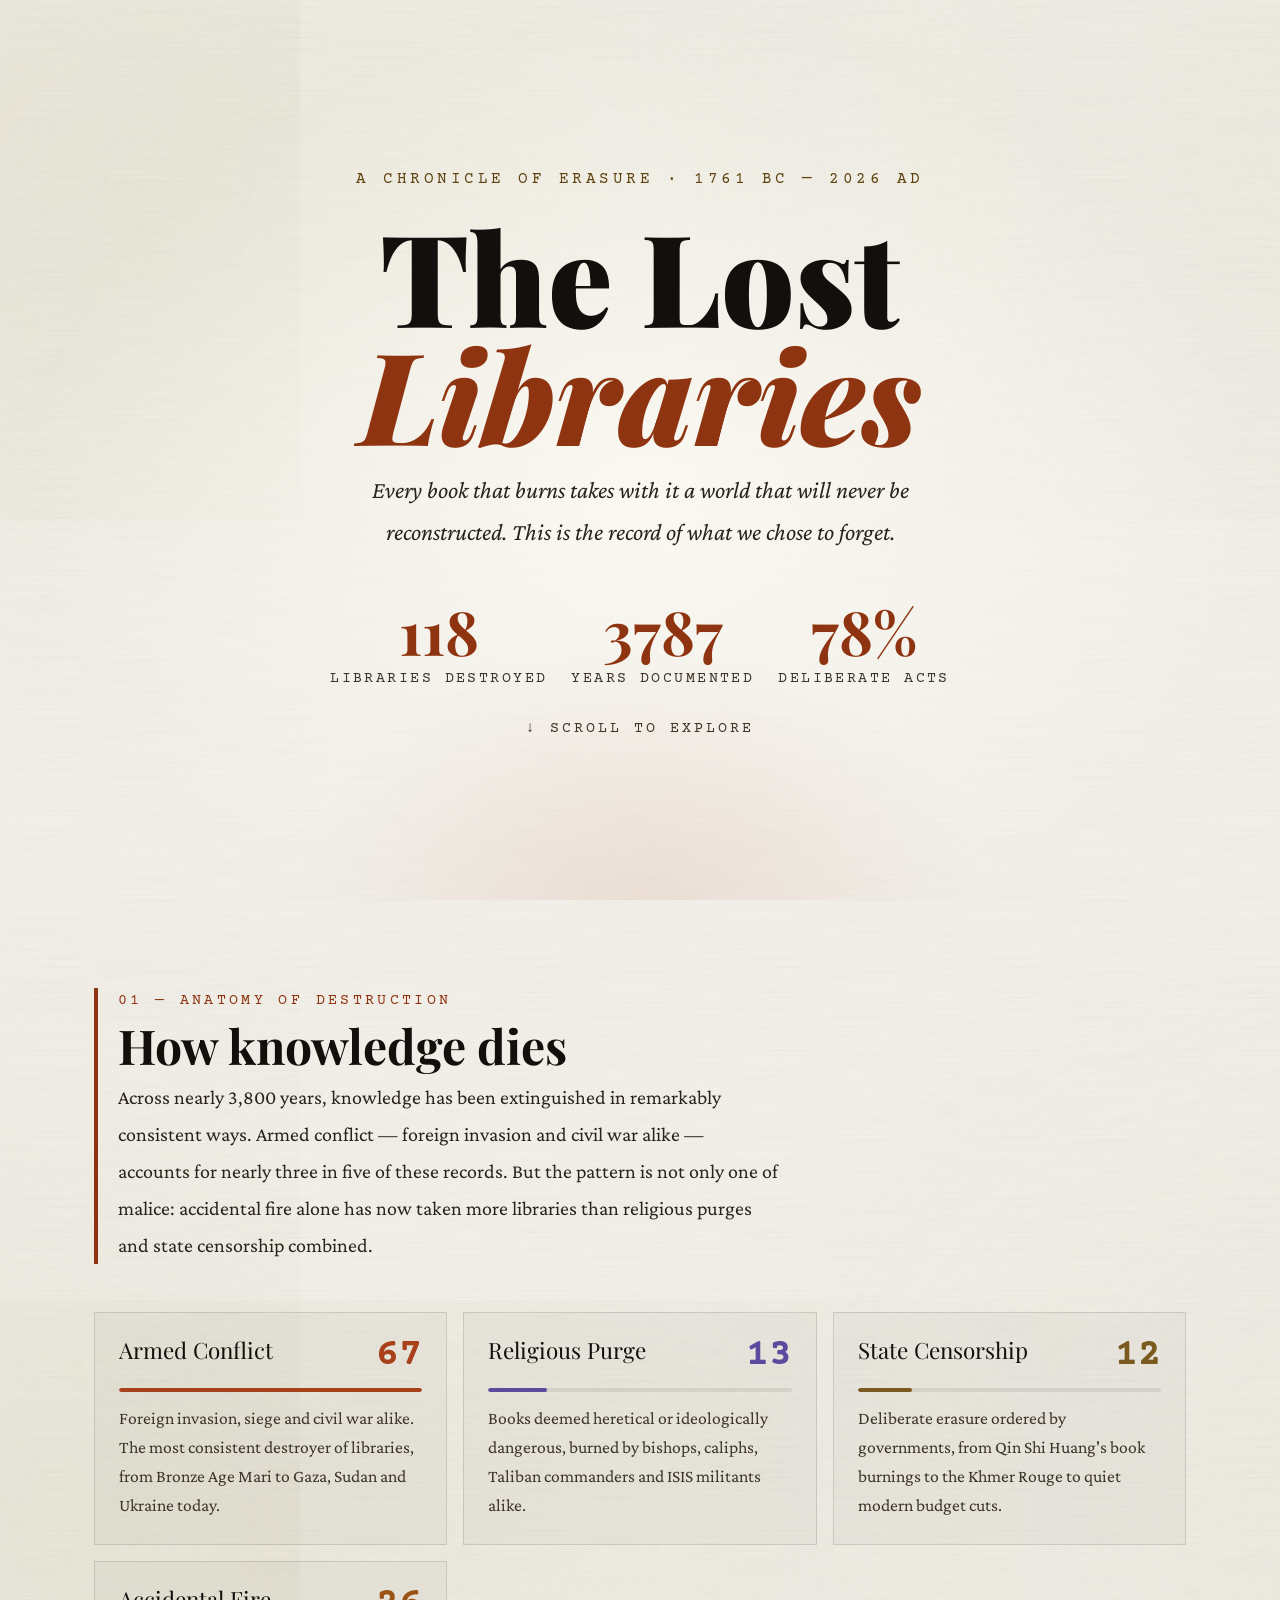
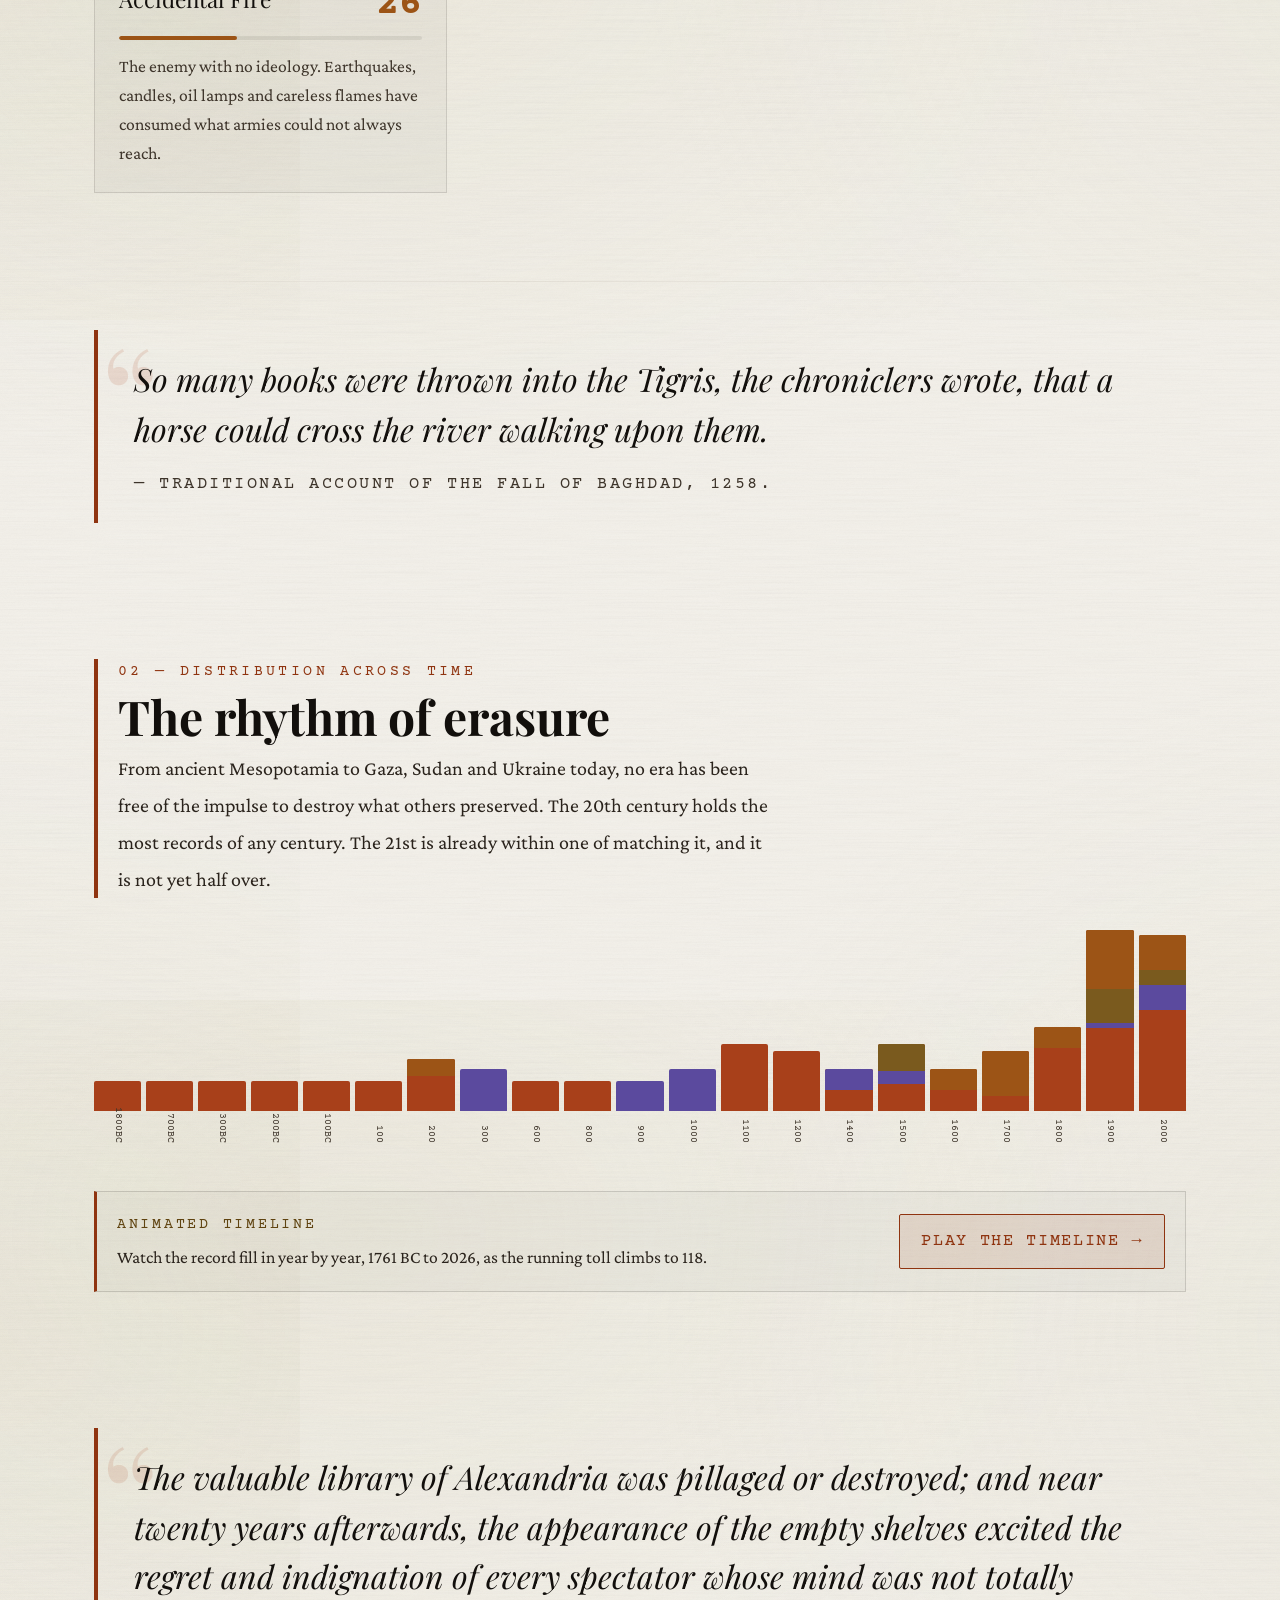
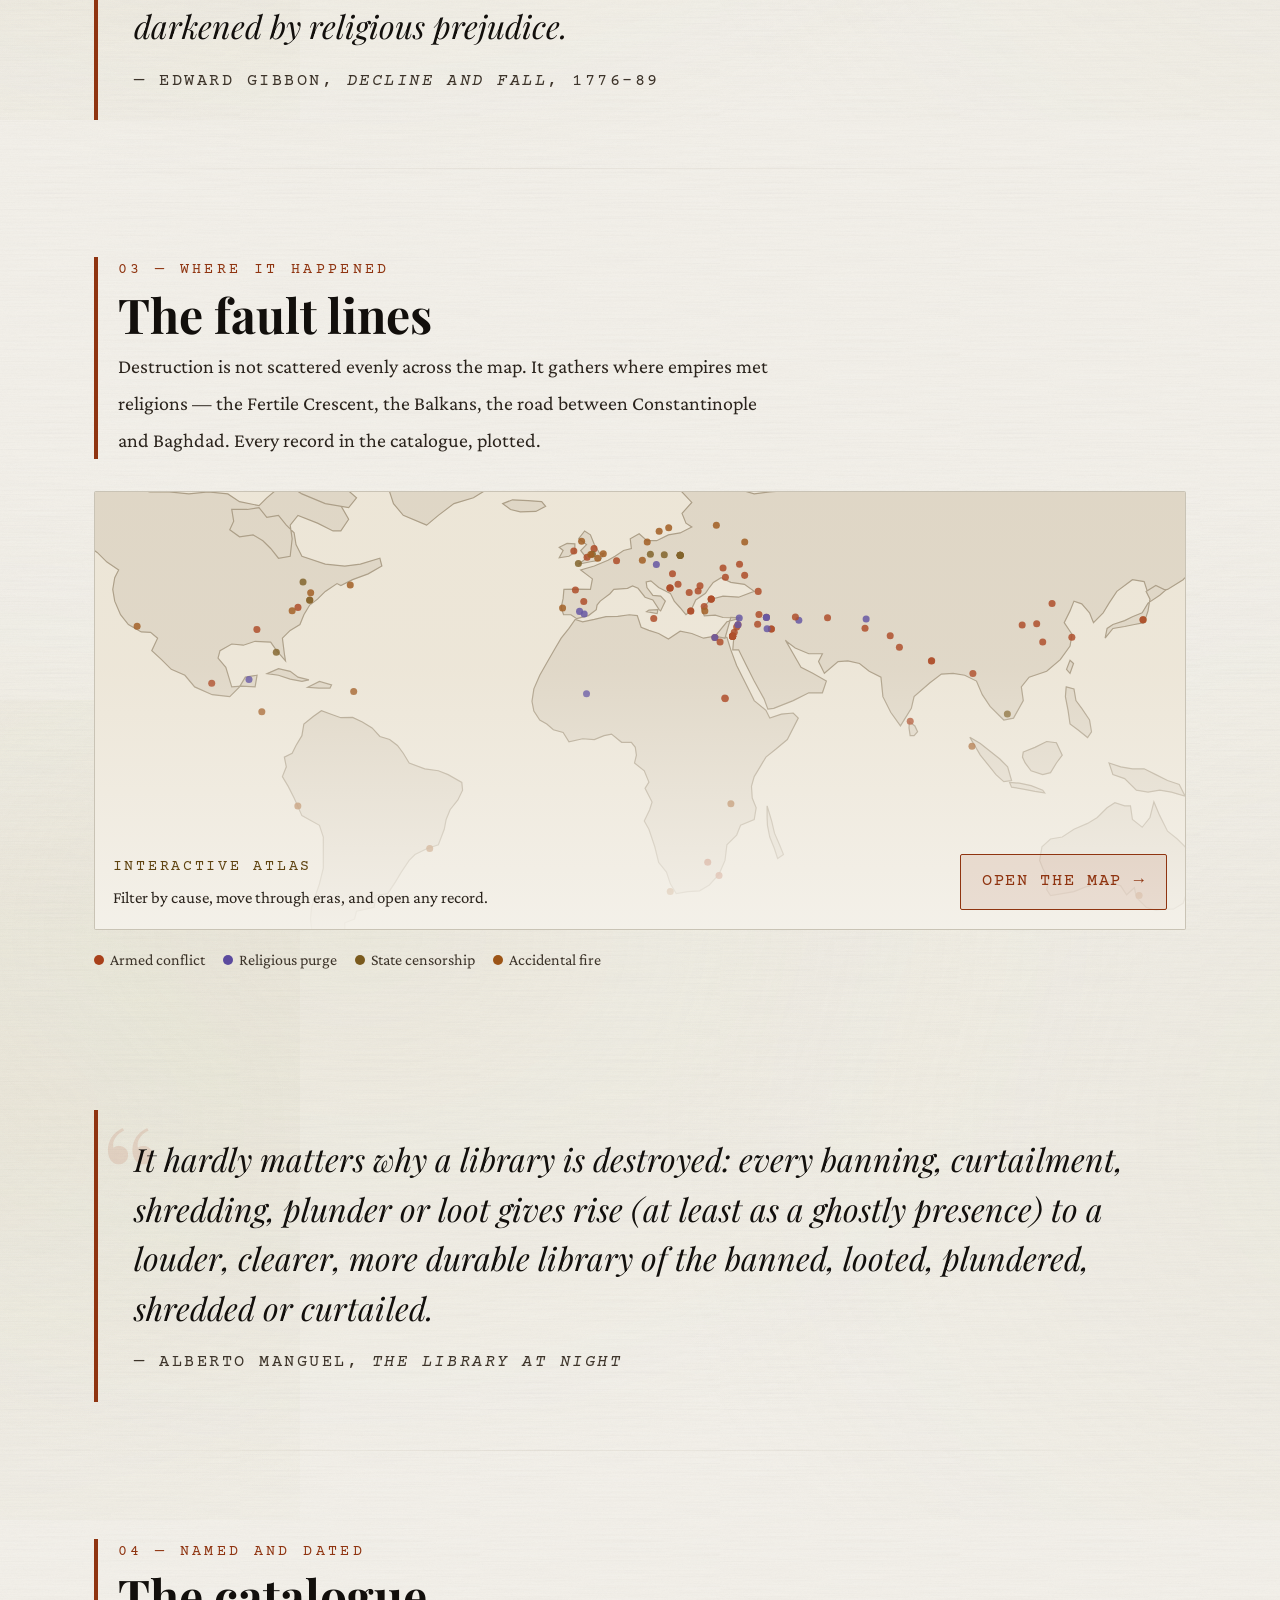
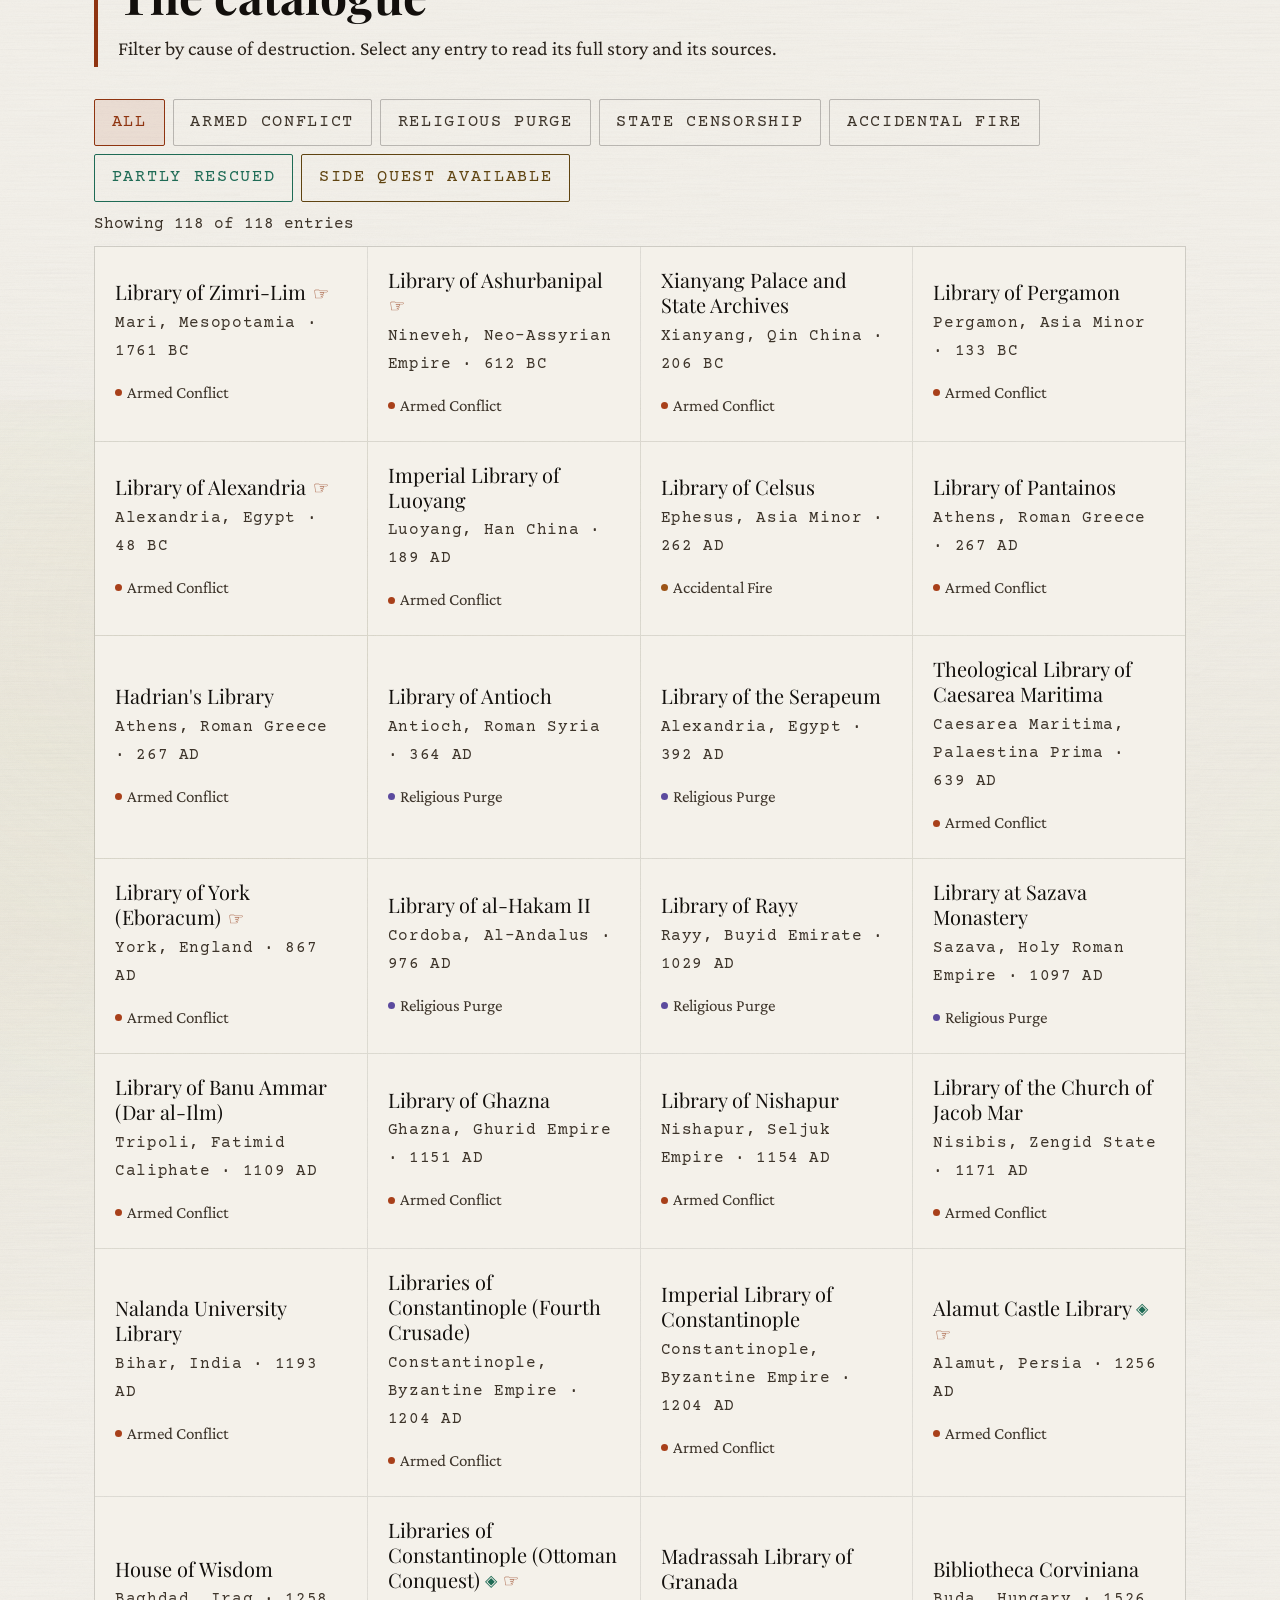
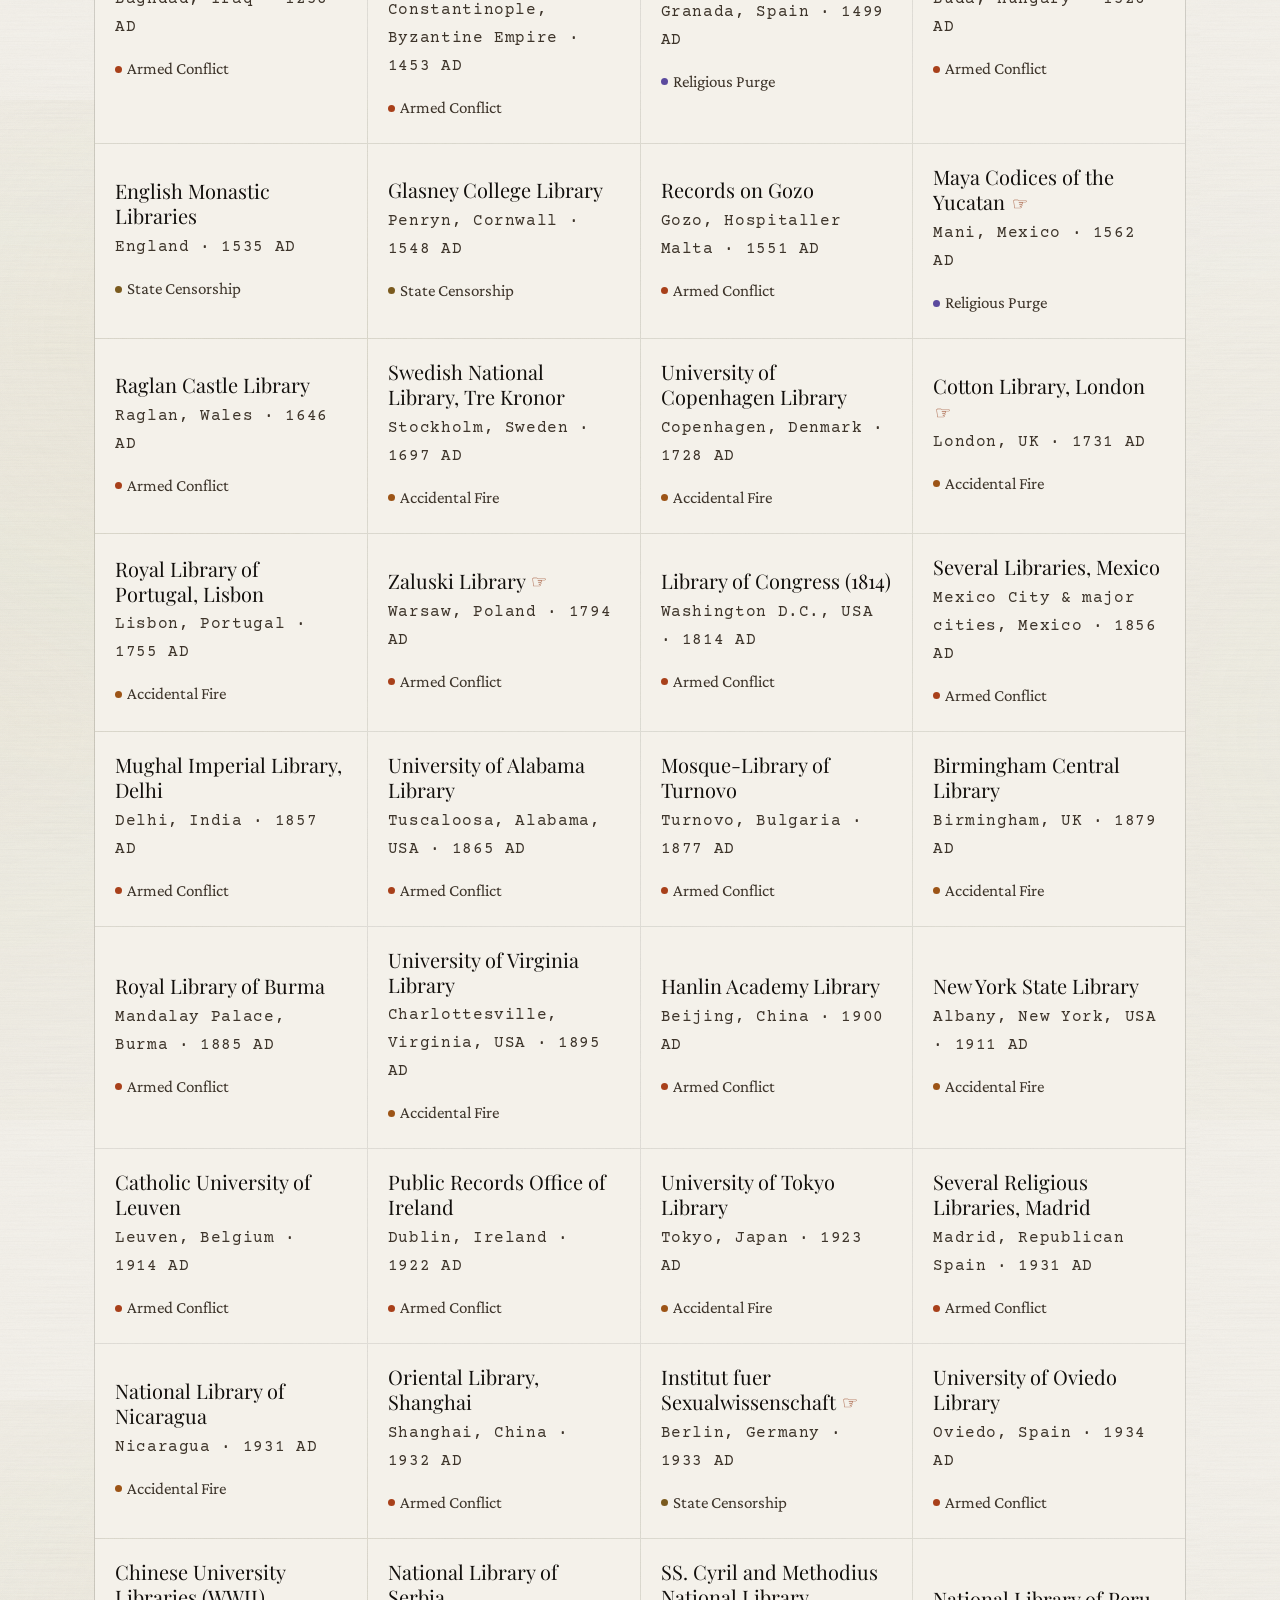
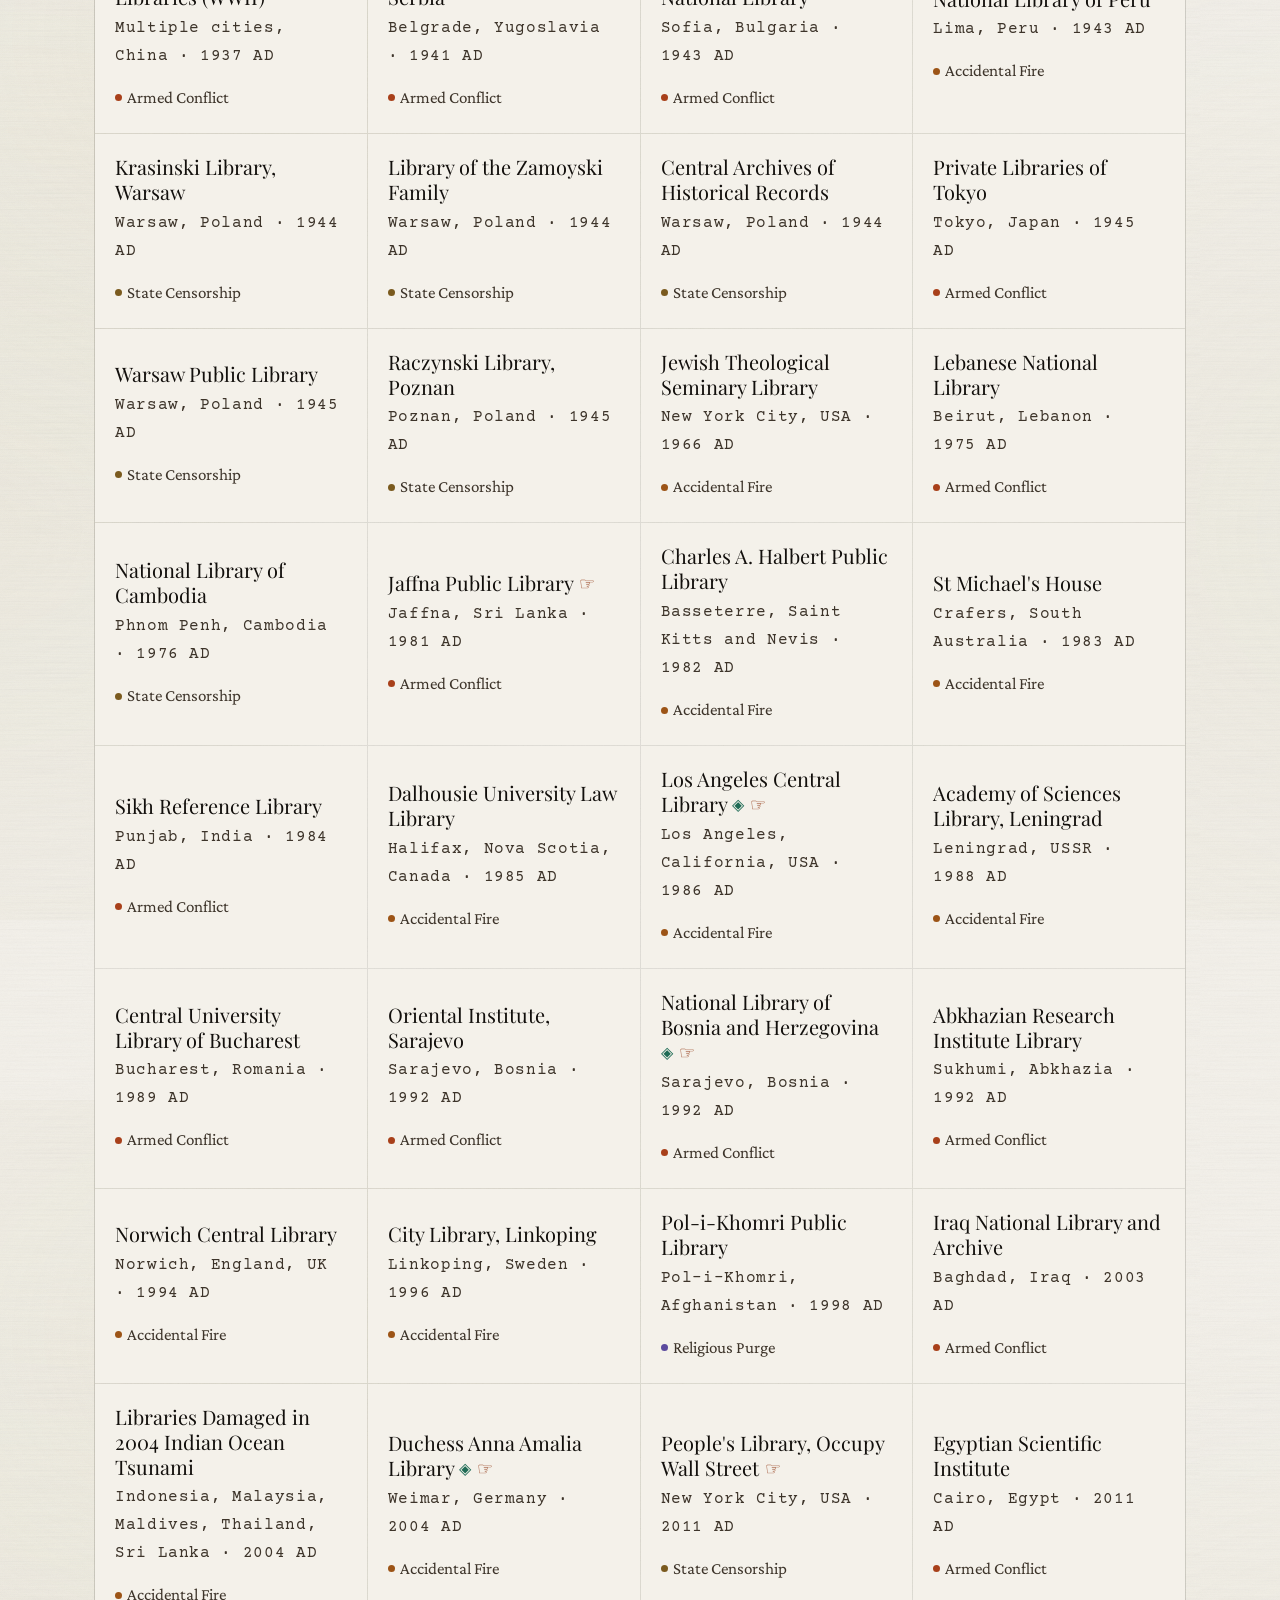
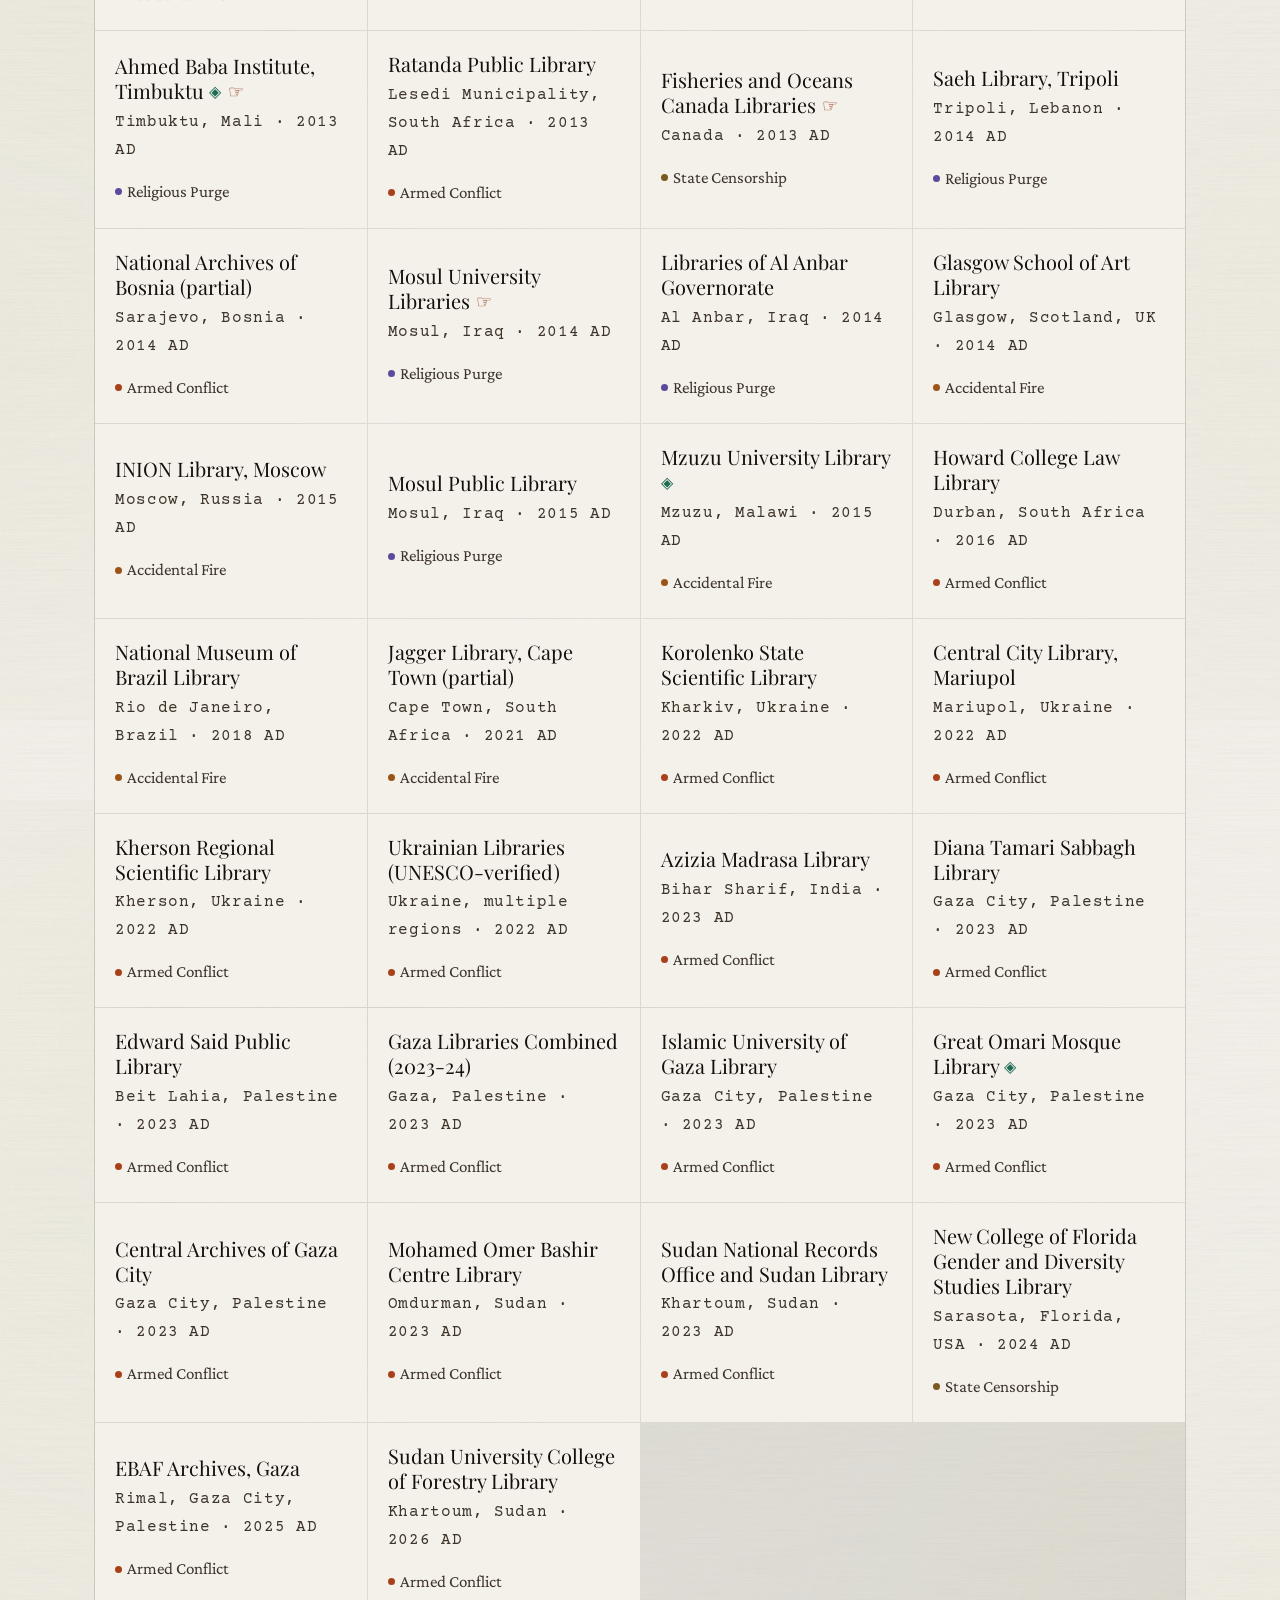
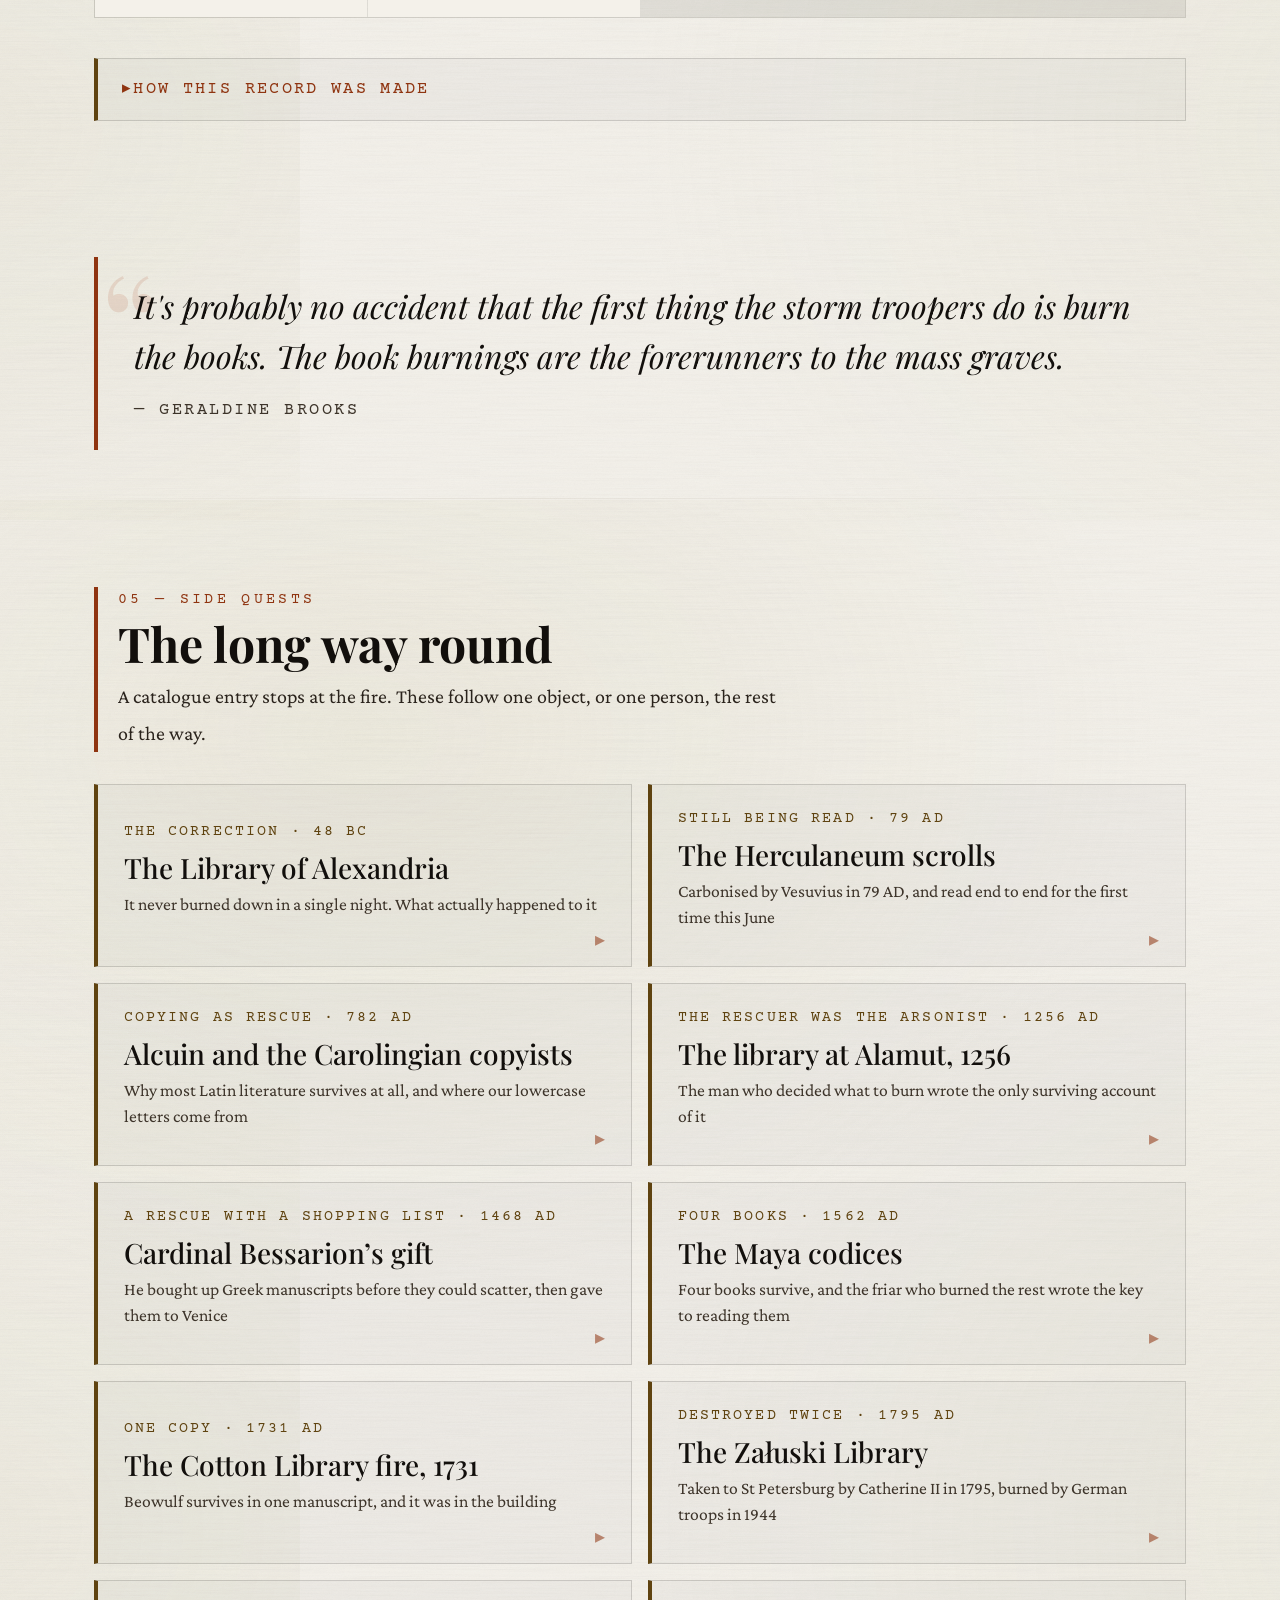
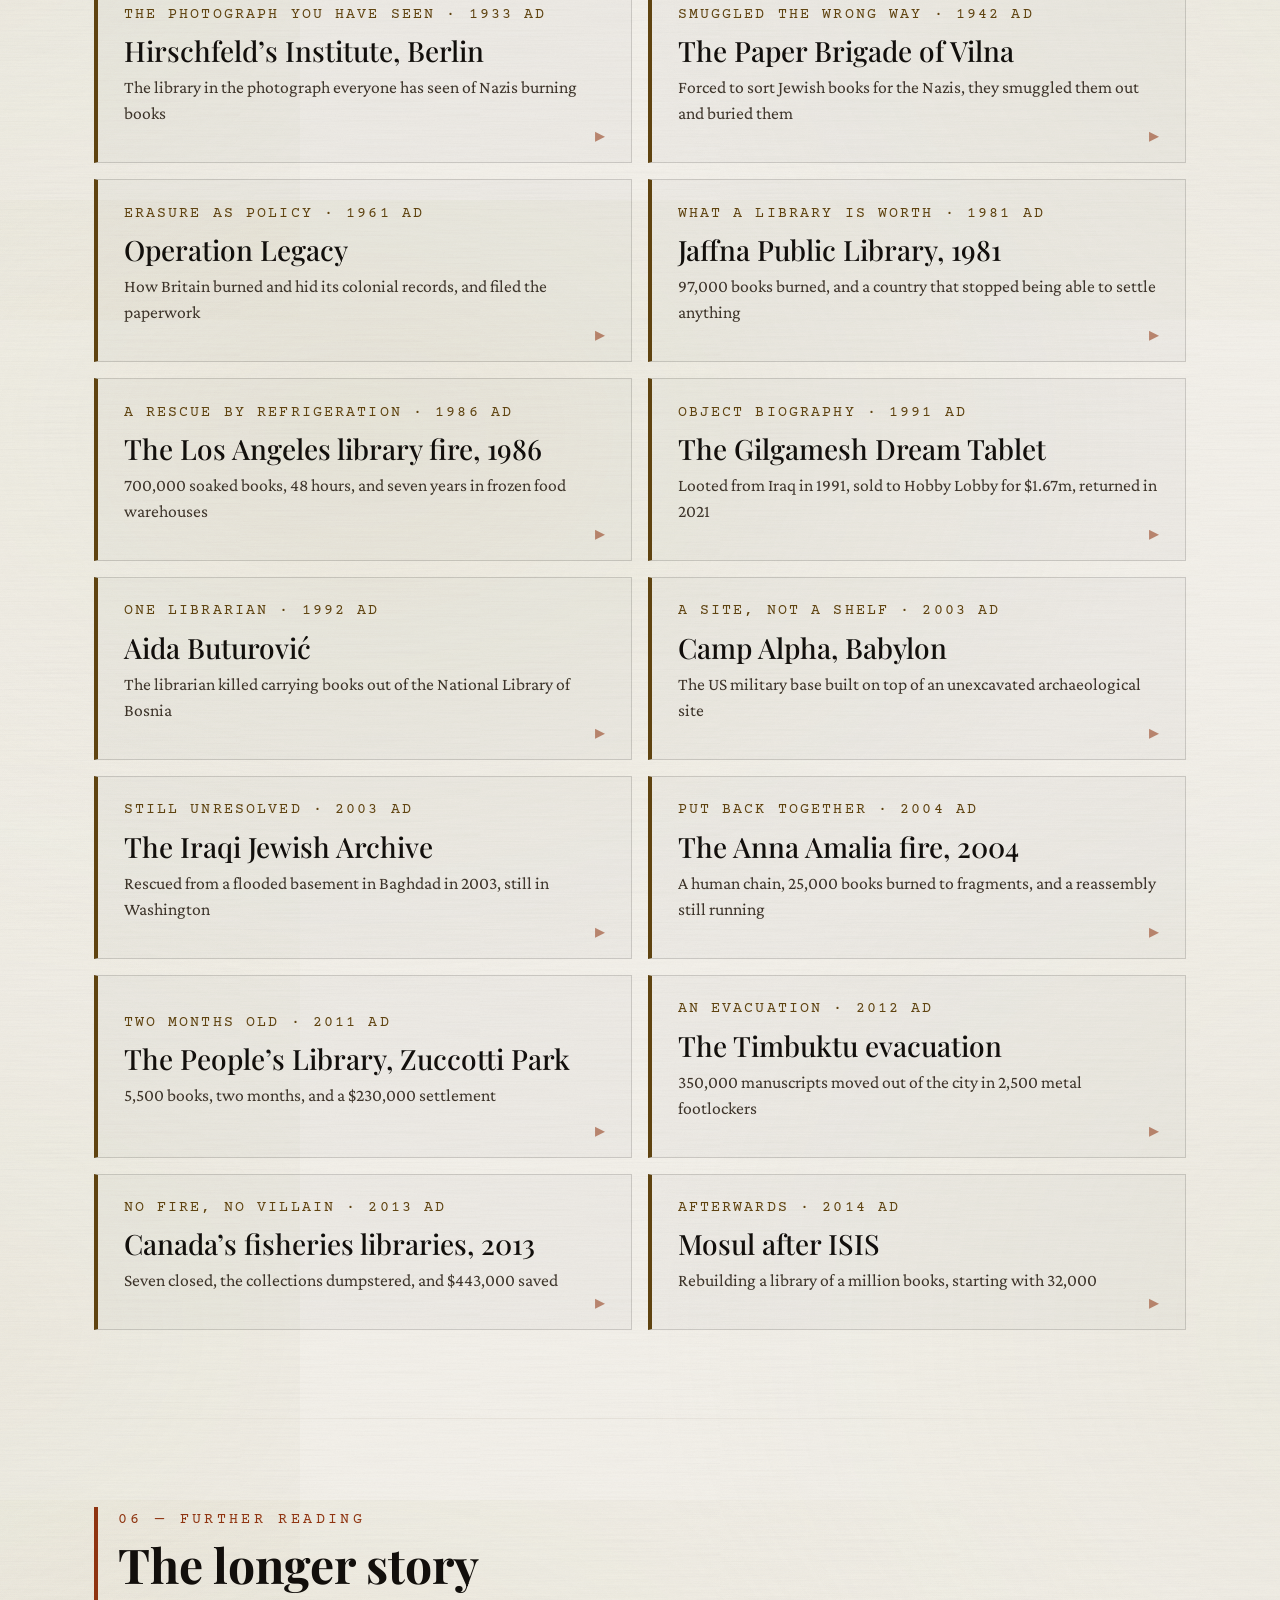
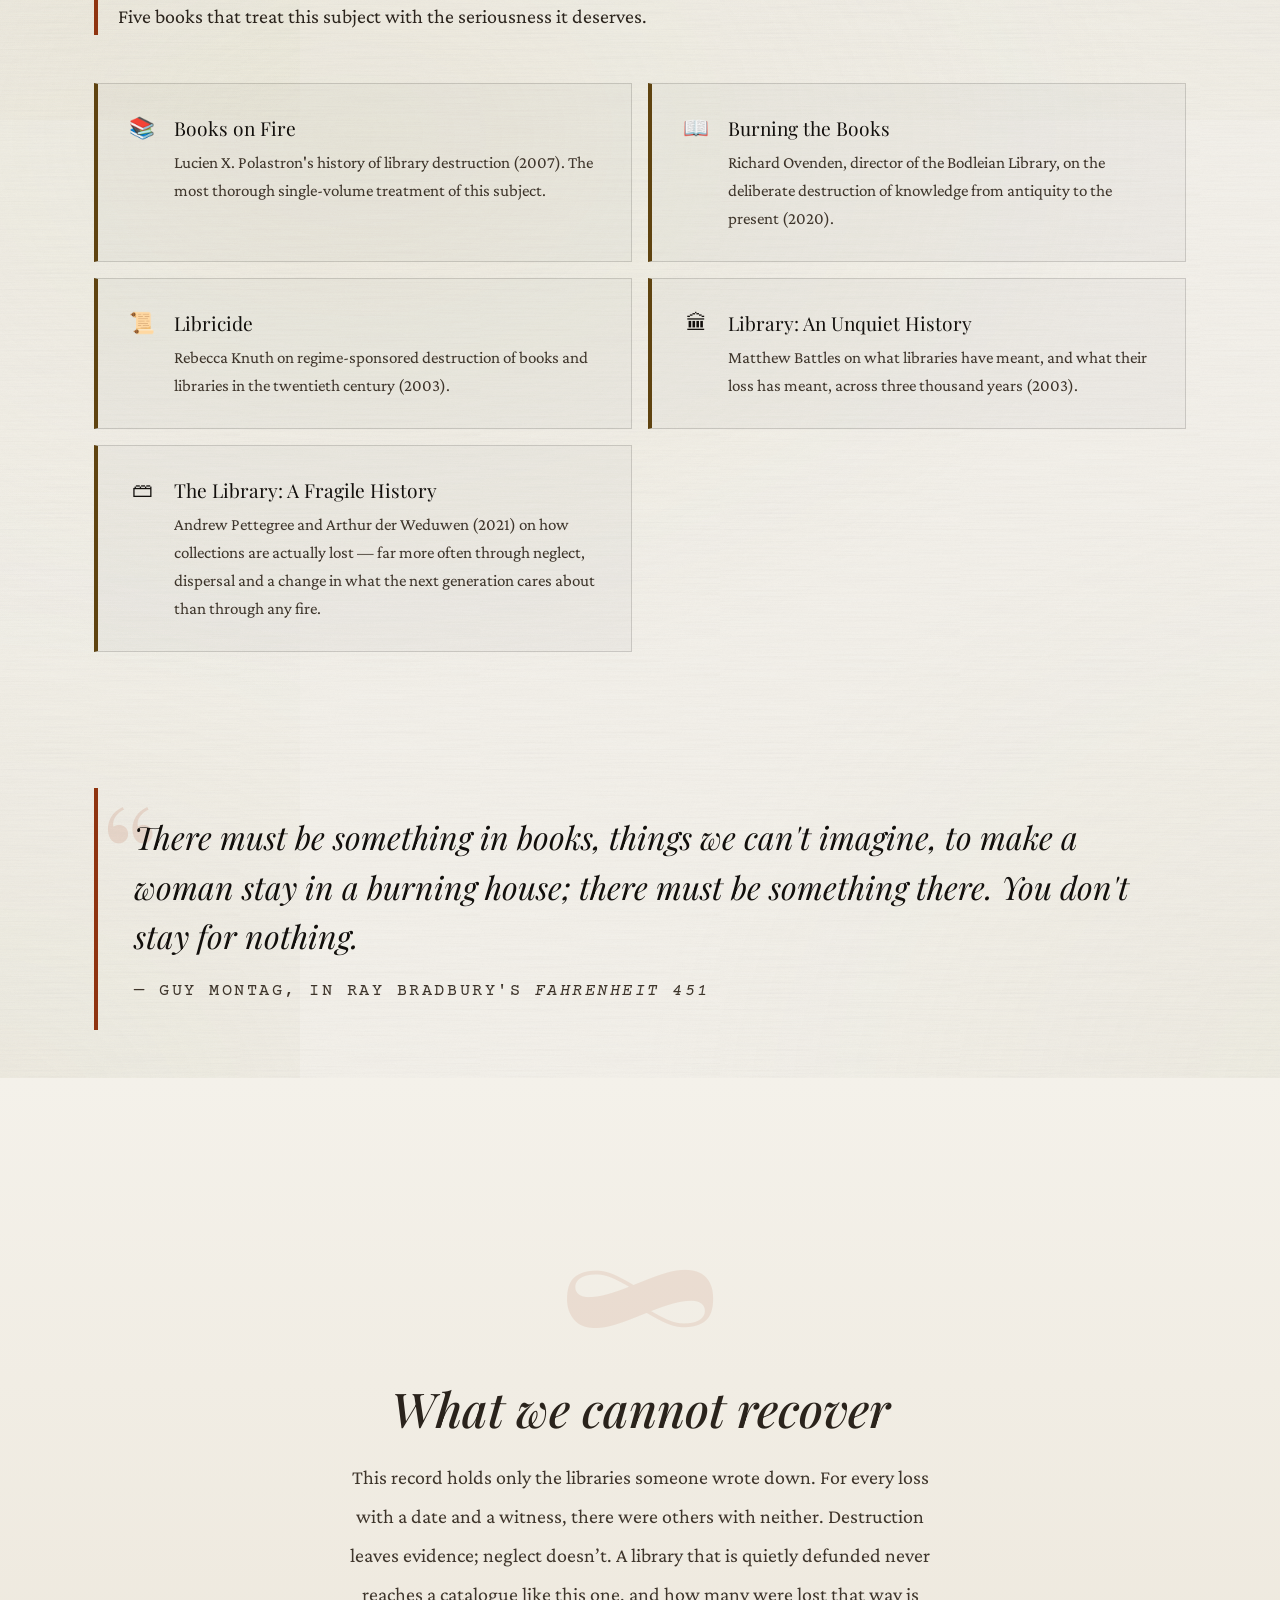
<file: index.html>
<!DOCTYPE html>
<html lang="en" data-bs-theme="light">
<head>
  <meta charset="UTF-8">
  <meta name="viewport" content="width=device-width, initial-scale=1.0, viewport-fit=cover">
  <title>The Lost Libraries — Monuments to Erased Knowledge</title>
  <!-- Favicon. One SVG; every browser in current use reads it. -->

  <!-- Social preview. Without these a shared link — including the
       per-record and per-quest links — unfurls as a bare URL. -->
  <meta property="og:type" content="website">
  <meta property="og:url" content="https://deniselkruse.github.io/lost-libraries/">
  <meta property="og:site_name" content="The Lost Libraries">
  <meta property="og:title" content="The Lost Libraries">
  <meta property="og:description" content="The libraries we know were destroyed, and the people who carried what they could out of them. An interactive record, with sources.">
  <meta property="og:image" content="https://deniselkruse.github.io/lost-libraries/social-preview.png">
  <meta property="og:image:width" content="1200">
  <meta property="og:image:height" content="630">
  <meta property="og:image:alt" content="The Lost Libraries — 118 libraries, 3,787 years, 78 per cent deliberate acts.">
  <meta name="twitter:card" content="summary_large_image">
  <meta name="twitter:title" content="The Lost Libraries">
  <meta name="twitter:description" content="The libraries we know were destroyed, and the people who carried what they could out of them.">
  <meta name="twitter:image" content="https://deniselkruse.github.io/lost-libraries/social-preview.png">
  <link rel="canonical" href="https://deniselkruse.github.io/lost-libraries/">
  <link rel="icon" href="favicon.svg" type="image/svg+xml">
  <meta name="theme-color" content="#f4f1ea">
  <meta name="description" content="An interactive chronicle of 118 libraries destroyed across 3,787 years, from Bronze Age Mari to Gaza, Sudan and Ukraine today.">
  <link href="https://cdnjs.cloudflare.com/ajax/libs/bootstrap/5.3.8/css/bootstrap.min.css" rel="stylesheet">
  <link href="https://fonts.googleapis.com/css2?family=Playfair+Display:ital,wght@0,400;0,700;0,900;1,400;1,700&family=Crimson+Pro:ital,wght@0,300;0,400;0,600;1,300;1,400&family=Courier+Prime:ital@0;1&display=swap" rel="stylesheet">
  <!-- Shared tokens, type scale and accessibility base. Loads after
       Bootstrap so our variables win, and before the page block below. -->
  <link rel="stylesheet" href="style.css">

  <style>
    /* ============================================================
       index.html only. Anything shared with map.html or timeline.html
       belongs in styles.css instead.
       ============================================================ */

    
    #prog{position:fixed;top:0;left:0;height:3px;width:0;background:var(--ember);z-index:1000;transition:width .1s linear}
    .eyebrow{font-family:'Courier Prime',monospace;font-size:clamp(.95rem,3.2vw,1rem);letter-spacing:.22em;text-transform:uppercase;color:var(--gold)}
    .sec-num{font-family:'Courier Prime',monospace;font-size:clamp(.95rem,3.2vw,.95rem);letter-spacing:.22em;text-transform:uppercase;color:var(--ember)}

    /* HERO */
    /* The hero used to carry an 80px ruled grid, which read as graph
       paper. It now just lifts the centre so the title sits in a pool of
       light; the parchment texture underneath comes from style.css. */
    .hero{min-height:100svh;display:flex;flex-direction:column;justify-content:center;align-items:center;text-align:center;padding:4.5rem 1.25rem 3rem;position:relative;background:radial-gradient(ellipse at 50% 55%,rgba(253,252,246,.8) 0%,rgba(253,252,246,0) 68%);overflow:hidden}
    .flame{position:absolute;bottom:0;left:50%;transform:translateX(-50%);width:min(700px,110vw);height:260px;background:radial-gradient(ellipse at 50% 100%,rgba(168,64,26,.10) 0%,transparent 70%);pointer-events:none}
    .hero-title{font-size:clamp(3rem,11vw,8rem);font-weight:900;line-height:.92}
    .hero-title em{font-style:italic;color:var(--ember)}
    .hero-sub{font-size:clamp(1.25rem,4.6vw,1.5rem);font-style:italic;color:var(--aged);max-width:580px;line-height:1.75}
    .stat-num{font-family:'Playfair Display',serif;font-size:clamp(2.6rem,7vw,3.8rem);font-weight:700;color:var(--ember);line-height:1;display:block}
    .stat-lbl{font-family:'Courier Prime',monospace;font-size:clamp(.95rem,3.2vw,.9rem);letter-spacing:.16em;text-transform:uppercase;color:var(--smoke);margin-top:.25rem}
    .scroll-hint{
      position:static;margin-top:2.75rem;
      font-family:'Courier Prime',monospace;
      font-size:clamp(.95rem,3.2vw,.9rem);letter-spacing:.2em;
      text-transform:uppercase;color:var(--smoke);
    }
    @keyframes fadeUp{from{opacity:0;transform:translateY(16px)}to{opacity:1;transform:translateY(0)}}
    @keyframes pulse{0%,100%{opacity:.45}50%{opacity:1}}
    .f1{opacity:0;animation:fadeUp .9s .15s ease forwards}
    .f2{opacity:0;animation:fadeUp .9s .4s ease forwards}
    .f3{opacity:0;animation:fadeUp .9s .65s ease forwards}
    .f4{opacity:0;animation:fadeUp .9s .9s ease forwards}
    .pulse{animation:pulse 2.4s 2s infinite}

    /* LAYOUT */
    .sec{padding-top:clamp(3rem,8vw,5.5rem);padding-bottom:clamp(3rem,8vw,5.5rem)}
    .sec-bar{border-left:4px solid var(--ember);padding-left:1.25rem;margin-bottom:2rem}
    .sec-title{font-size:clamp(1.9rem,5vw,3rem);font-weight:700}
    .sec-body{font-size:clamp(1.1875rem,4.2vw,1.25rem);color:var(--aged);line-height:1.85;max-width:660px}

    /* CAUSE CARDS */
    .cause-card{background:rgba(18,15,12,.03);border:1px solid rgba(18,15,12,.12);padding:1.5rem;height:100%;position:relative;overflow:hidden;transition:border-color .3s,background .3s}
    .cause-card:hover{border-color:rgba(18,15,12,.3);background:rgba(18,15,12,.055)}
    .cause-card::after{content:'';position:absolute;bottom:0;left:0;right:0;height:3px;background:var(--cc,var(--ember));transform:scaleX(0);transform-origin:left;transition:transform .45s ease}
    .cause-card:hover::after{transform:scaleX(1)}
    .cause-name{font-family:'Playfair Display',serif;font-size:clamp(1.25rem,4.4vw,1.4rem);color:var(--parchment);line-height:1.2}
    .cause-count{font-family:'Courier Prime',monospace;font-size:clamp(2rem,5vw,2.4rem);font-weight:700;line-height:1}
    .cause-bar-track{height:4px;background:rgba(18,15,12,.08);border-radius:2px;overflow:hidden;margin:.75rem 0}
    .cause-bar-fill{height:100%;width:0;border-radius:2px;transition:width 1.3s ease}
    .cause-desc{font-size:clamp(1.0625rem,3.6vw,1.1rem);color:var(--smoke);line-height:1.65}

    /* PULL QUOTE */
    .pq{border-left:4px solid var(--ember);padding:1.5rem 1.5rem 1.5rem 2.25rem;position:relative}
    .pq::before{content:'\201C';font-family:'Playfair Display',serif;font-size:clamp(5rem,12vw,9rem);color:rgba(168,64,26,.13);position:absolute;top:-.6rem;left:.1rem;line-height:1;pointer-events:none}
    .pq blockquote{font-family:'Playfair Display',serif;font-size:clamp(1.25rem,3.5vw,2rem);font-style:italic;color:var(--parchment);line-height:1.55;position:relative;z-index:1;margin:0}
    .pq cite{display:block;font-family:'Courier Prime',monospace;font-style:normal;font-size:clamp(1rem,3.4vw,1.05rem);letter-spacing:.15em;color:var(--smoke);margin-top:1rem;text-transform:uppercase}

    /* CHART */
    .chart-hint{font-family:'Courier Prime',monospace;font-size:clamp(.95rem,3.2vw,.9rem);color:var(--smoke);letter-spacing:.1em;display:none;margin-bottom:.5rem}
    .chart-wrap{overflow-x:auto;-webkit-overflow-scrolling:touch;padding-bottom:.5rem;scrollbar-width:thin;scrollbar-color:var(--ash) transparent}
    .chart-wrap::-webkit-scrollbar{height:4px}
    .chart-wrap::-webkit-scrollbar-thumb{background:var(--ash);border-radius:2px}
    .chart{display:flex;align-items:flex-end;gap:5px;height:230px;min-width:620px;padding-bottom:3.1rem;position:relative}
    .cbar-wrap{flex:1;min-width:24px;display:flex;flex-direction:column;align-items:center;justify-content:flex-end;height:100%;position:relative}
    .cbar{width:100%;min-height:9px;border-radius:2px 2px 0 0;transition:opacity .2s;display:flex;flex-direction:column-reverse;overflow:hidden;background:var(--ember)}
    .cbar i{display:block;width:100%;min-height:1px}
    .cbar:hover{filter:brightness(1.25)}
    
    .cbar-count{font-family:'Courier Prime',monospace;font-size:.68rem;color:var(--aged);position:absolute;top:-1.2rem;left:50%;transform:translateX(-50%);white-space:nowrap}
    .cbar-label{font-family:'Courier Prime',monospace;font-size:.6rem;color:var(--smoke);position:absolute;bottom:-2rem;left:50%;transform:translateX(-50%);writing-mode:vertical-lr;white-space:nowrap}

    /* FILTERS */
    .fbtn{font-family:'Courier Prime',monospace;font-size:clamp(1rem,3.4vw,1.05rem);letter-spacing:.1em;text-transform:uppercase;padding:.5rem 1.05rem;border:1px solid rgba(18,15,12,.25);background:transparent;color:var(--smoke);cursor:pointer;border-radius:2px;transition:all .2s ease;-webkit-tap-highlight-color:transparent;touch-action:manipulation;white-space:nowrap;min-height:44px}
    .fbtn:hover,.fbtn[aria-pressed=true]{border-color:var(--ember);color:var(--ember);background:rgba(168,64,26,.10)}
    .fbtn:focus-visible{outline:3px solid var(--focus);outline-offset:2px}

    /* LIBRARY GRID */
    .lib-grid{display:grid;grid-template-columns:repeat(auto-fill,minmax(min(100%,270px),1fr));gap:1px;background:rgba(18,15,12,.08);border:1px solid rgba(18,15,12,.08)}
    .lib-card{background:var(--ink);padding:1.25rem;cursor:pointer;position:relative;text-align:left;border:none;width:100%;-webkit-tap-highlight-color:transparent;touch-action:manipulation;min-height:44px;transition:background .2s}
    .lib-card::before{content:'';position:absolute;top:0;left:0;width:4px;height:0;background:var(--lc,var(--ember));transition:height .3s ease}
    .lib-card:hover,.lib-card:focus-visible{background:rgba(18,15,12,.045)}
    .lib-card:hover::before,.lib-card:focus-visible::before{height:100%}
    .lib-card:focus-visible{outline:3px solid var(--focus);outline-offset:-3px;z-index:2}
    .lib-name{font-family:'Playfair Display',serif;font-size:clamp(1.1875rem,4.4vw,1.25rem);color:var(--parchment);line-height:1.25;margin-bottom:.3rem}
    .lib-meta{font-family:'Courier Prime',monospace;font-size:clamp(1rem,3.4vw,1rem);color:var(--smoke);letter-spacing:.04em;margin-bottom:.5rem}
    .lib-dot{display:inline-block;width:7px;height:7px;border-radius:50%;vertical-align:middle;margin-right:5px;flex-shrink:0}
    .lib-cause{font-size:clamp(1.0625rem,3.6vw,1.05rem);color:var(--smoke);vertical-align:middle}

    /* REC PANEL */
    .rec-panel{background:rgba(18,15,12,.025);border:1px solid rgba(18,15,12,.15);border-left:4px solid var(--gold);padding:1.75rem;height:100%}
    .rec-icon{font-size:1.3rem;flex-shrink:0;width:2rem;text-align:center;line-height:1.5}
    .rec-label{font-family:'Playfair Display',serif;font-size:clamp(1.1875rem,4.2vw,1.2rem);color:var(--parchment);margin-bottom:.2rem}
    .rec-desc{font-size:clamp(1.0625rem,3.6vw,1.05rem);color:var(--smoke);line-height:1.65}

    /* SIDE QUESTS
       Built from quests.js. A quest card behaves like a catalogue card:
       it is a button, it opens a scrollable modal, and it has its own
       shareable URL (#quest-<id>). */
    /* Two up from tablet, three on a wide screen. Chronology then runs
       left to right and down, which is how a reader expects a grid of
       dated things to run. Grid items stretch, so cards in a row match
       height even when one title wraps to two lines. */
    #quest-list{display:grid;grid-template-columns:1fr;gap:.9rem;align-items:stretch}
    @media(min-width:768px){ #quest-list{grid-template-columns:repeat(2,1fr);gap:1rem} }
    @media(min-width:1400px){ #quest-list{grid-template-columns:repeat(3,1fr)} }
    .quest{display:block;width:100%;height:100%;text-align:left;background:rgba(18,15,12,.025);
      border:1px solid rgba(18,15,12,.15);border-left:4px solid var(--gold);
      cursor:pointer;position:relative;
      padding:clamp(1rem,3.5vw,1.3rem) clamp(1.1rem,4vw,1.6rem) calc(clamp(1rem,3.5vw,1.3rem) + .9rem);
      min-height:44px;transition:background .2s,border-color .2s;touch-action:manipulation;
      -webkit-tap-highlight-color:transparent}
    /* The marker sits in the bottom-right corner, out of the text flow.
       It used to be a left gutter, which cost every line 2.6rem of width
       and forced the kickers to wrap onto a second line. */
    .quest::after{content:'\25B8';position:absolute;right:clamp(1.1rem,4vw,1.6rem);bottom:.55rem;
      color:var(--ember);opacity:.55;transition:opacity .2s,transform .2s}
    .quest:hover::after,.quest:focus-visible::after{opacity:1;transform:translateX(3px)}
    .quest:hover{background:rgba(18,15,12,.055);border-color:rgba(18,15,12,.3)}
    .q-kicker{display:block;font-family:'Courier Prime',monospace;font-size:clamp(.95rem,3.2vw,.95rem);letter-spacing:.14em;text-transform:uppercase;color:var(--gold);margin:0 0 .35rem}
    .q-title{display:block;font-family:'Playfair Display',serif;font-size:clamp(1.3rem,4.6vw,1.75rem);line-height:1.2;margin:0;color:var(--parchment)}
    .q-sub{display:block;font-size:clamp(1.0625rem,3.6vw,1.1rem);color:var(--smoke);line-height:1.5;margin-top:.4rem;max-width:62ch}
    .q-stand{font-size:clamp(1.0625rem,3.6vw,1.15rem);color:var(--aged);line-height:1.8;margin:0 0 1.4rem;max-width:62ch;font-style:italic}
    .q-body p{font-size:clamp(1.1875rem,4.2vw,1.2rem);color:var(--aged);line-height:1.9;max-width:66ch}
    .q-chain{margin-top:1.75rem;padding-top:1.25rem;border-top:1px solid rgba(18,15,12,.12)}
    .q-lbl{font-family:'Courier Prime',monospace;font-size:clamp(.95rem,3.2vw,.95rem);letter-spacing:.2em;text-transform:uppercase;color:var(--ember);display:block;margin-bottom:.9rem}
    .q-chain ol{list-style:none;margin:0;padding:0}
    .q-chain li{display:grid;grid-template-columns:8rem 1fr;gap:.2rem 1rem;padding:.55rem 0;border-bottom:1px dotted rgba(18,15,12,.14)}
    .q-when{font-family:'Courier Prime',monospace;font-size:clamp(1rem,3.4vw,1rem);color:var(--ember);letter-spacing:.03em}
    .q-what{font-size:clamp(1.0625rem,3.6vw,1.1rem);color:var(--smoke);line-height:1.6}
    /* .map-open is white-space:nowrap by design. A record name is too
       long for that on a phone, and the page's overflow-x:hidden would
       simply clip it, so this one wraps. */
    .q-rec{margin-top:1.6rem;white-space:normal;text-align:left;max-width:100%}
    .q-note{font-size:clamp(1rem,3.4vw,1.05rem);color:var(--smoke);font-style:italic;margin:.7rem 0 0;max-width:62ch}
    .q-src{margin-top:1.5rem;padding-top:1.25rem;border-top:1px solid rgba(18,15,12,.12)}
    .q-src a{display:block;font-size:clamp(1rem,3.4vw,1.05rem);line-height:1.5;margin-bottom:.55rem;color:var(--ember);border-left:2px solid rgba(18,15,12,.15);padding-left:.7rem;text-decoration:underline;text-underline-offset:2px}
    .q-src a:hover,.q-src a:focus-visible{color:var(--gold)}

    /* METHOD */
    .method{margin-top:2.5rem;border:1px solid rgba(18,15,12,.15);border-left:4px solid var(--gold);background:rgba(18,15,12,.025)}
    .method>summary{display:block;list-style:none;cursor:pointer;min-height:44px;
      padding:1rem clamp(1.1rem,4vw,1.5rem);font-family:'Courier Prime',monospace;
      font-size:clamp(1rem,3.4vw,1.05rem);letter-spacing:.14em;text-transform:uppercase;color:var(--ember)}
    .method>summary::-webkit-details-marker{display:none}
    .method>summary::before{content:'\25B8 ';color:var(--ember);display:inline-block;transition:transform .2s}
    .method[open]>summary::before{transform:rotate(90deg)}
    .method>summary:hover{color:var(--gold)}
    .method-body{padding:0 clamp(1.1rem,4vw,1.5rem)1.5rem}
    .method-body p{font-size:clamp(1.0625rem,3.6vw,1.1rem);color:var(--aged);line-height:1.8;max-width:70ch}
    .method-body strong{color:var(--parchment)}
    .method-body a{color:var(--ember);text-underline-offset:2px}
    /* Flag on a record that has no source beyond the starting survey. */
    .m-thin{margin-top:.9rem;font-size:clamp(1rem,3.4vw,1.02rem);font-style:italic;color:var(--smoke);line-height:1.5}
    .q-src p{font-size:clamp(1rem,3.4vw,1.05rem);line-height:1.5;margin:0 0 .55rem;color:var(--smoke);border-left:2px solid rgba(18,15,12,.15);padding-left:.7rem}
    /* The quest modal's header: the same furniture as a record's. */
    .qm-kicker{font-family:'Courier Prime',monospace;font-size:clamp(.95rem,3.2vw,.95rem);letter-spacing:.2em;text-transform:uppercase;color:var(--gold);display:block;margin-bottom:.5rem}
    .qm-title{font-family:'Playfair Display',serif;font-size:clamp(1.5rem,5vw,2.1rem);color:var(--parchment);line-height:1.15;margin:0 0 .4rem}
    .qm-sub{font-size:clamp(1.0625rem,3.6vw,1.1rem);color:var(--smoke);line-height:1.5;margin:0}
    .qm-share{display:flex;flex-wrap:wrap;align-items:center;gap:.75rem;margin-top:1.5rem;padding-top:1.25rem;border-top:1px solid rgba(18,15,12,.1)}
    .qm-share-btn{font-family:'Courier Prime',monospace;font-size:clamp(1rem,3.4vw,1.05rem);letter-spacing:.1em;text-transform:uppercase;padding:.6rem 1.1rem;min-height:44px;border:1px solid var(--ember);color:var(--ember);background:transparent;border-radius:2px;cursor:pointer;transition:background .2s,color .2s;touch-action:manipulation}
    .qm-share-btn:hover,.qm-share-btn:focus-visible{background:var(--ember);color:#fdfbf6}
    .qm-note{font-family:'Courier Prime',monospace;font-size:clamp(.9rem,3vw,.9rem);color:var(--smoke)}
    @media(max-width:420px){.qm-share{flex-direction:column;align-items:stretch}.qm-share-btn{width:100%}}

    /* MODAL */
    .modal-content{background:#fbf8f2;border:1px solid rgba(18,15,12,.2);border-radius:0;color:var(--parchment)}
    .modal-header{border-bottom:1px solid rgba(18,15,12,.1);padding:1.25rem 1.5rem 1rem;align-items:flex-start}
    .modal-body{padding:1.25rem 1.5rem 1.75rem}
    .mcls{background:none;border:none;color:var(--smoke);font-size:1.5rem;line-height:1;padding:.25rem .5rem;cursor:pointer;transition:color .2s;flex-shrink:0;margin-left:auto}
    .mcls:hover{color:var(--parchment)}
    .mcls:focus-visible{outline:3px solid var(--focus);outline-offset:2px;border-radius:2px}
    .m-badge{font-family:'Courier Prime',monospace;font-size:clamp(.95rem,3.2vw,.95rem);letter-spacing:.2em;text-transform:uppercase;padding:.25rem .85rem;border:1px solid;display:inline-block;margin-bottom:.75rem}
    .m-title{font-family:'Playfair Display',serif;font-size:clamp(1.5rem,5vw,2.1rem);color:var(--parchment);line-height:1.1;margin-bottom:.3rem}
    .m-loc{font-family:'Courier Prime',monospace;font-size:clamp(1rem,3.4vw,1.05rem);color:var(--smoke);margin-bottom:1.25rem;letter-spacing:.05em}
    .m-desc{font-size:clamp(1.1875rem,4.2vw,1.2rem);color:var(--aged);line-height:1.9}
    .m-perp-sec{margin-top:1.25rem;padding-top:1.25rem;border-top:1px solid rgba(18,15,12,.1)}
    .m-perp-lbl{font-family:'Courier Prime',monospace;font-size:clamp(.95rem,3.2vw,.95rem);letter-spacing:.2em;text-transform:uppercase;color:var(--ember);display:block;margin-bottom:.25rem}
    .m-perp-val{font-size:clamp(1.0625rem,3.6vw,1.1rem);color:var(--smoke)}
.resc{color:var(--c-neglect);font-size:.8em;vertical-align:.1em}
    .fbtn-rescued{border-color:var(--c-neglect);color:var(--c-neglect)}
    .fbtn-rescued:hover,.fbtn-rescued[aria-pressed=true]{border-color:var(--c-neglect);color:var(--c-neglect);background:rgba(30,107,85,.10)}
    /* SIDE QUEST MARKERS
       The manicule is U+261E followed by VS15, which forces the text
       form on platforms that would otherwise draw an emoji hand. */
    .manic{color:var(--ember);font-size:.92em;vertical-align:.04em;margin-left:.1rem}
    .fbtn-quest{border-color:var(--gold);color:var(--gold)}
    .fbtn-quest:hover,.fbtn-quest[aria-pressed=true]{border-color:var(--gold);color:var(--gold);background:rgba(95,67,16,.10)}

    /* The callout inside a record. The hairline draws itself downward
       once, then the text and button settle under it. .play is removed
       and re-added on every open so it replays. */
    .m-quest{position:relative;margin-top:1.25rem;padding:1.25rem 0 .25rem 1.1rem;border-top:1px solid rgba(18,15,12,.1)}
    .m-quest::before{content:'';position:absolute;left:0;top:1.25rem;bottom:.25rem;width:2px;background:var(--ember);transform-origin:top}
    .m-quest.play::before{animation:threadDraw .6s cubic-bezier(.22,1,.36,1) .1s backwards}
    @keyframes threadDraw{from{transform:scaleY(0)}to{transform:scaleY(1)}}
    .m-quest-lbl{display:block;font-family:'Courier Prime',monospace;font-size:clamp(.95rem,3.2vw,.95rem);letter-spacing:.2em;text-transform:uppercase;color:var(--ember);margin-bottom:.35rem}
    .m-quest-title{font-family:'Playfair Display',serif;font-style:italic;font-size:clamp(1.1875rem,4.2vw,1.25rem);color:var(--aged);line-height:1.35;margin:0 0 .9rem}
    .m-quest.play .m-quest-lbl,.m-quest.play .m-quest-title,.m-quest.play .m-quest-btn{animation:qFade .45s ease .4s backwards}
    @keyframes qFade{from{opacity:0;transform:translateY(6px)}to{opacity:1;transform:none}}
    .m-quest-btn{font-family:'Courier Prime',monospace;font-size:clamp(1rem,3.4vw,1.05rem);letter-spacing:.1em;text-transform:uppercase;padding:.6rem 1.1rem;min-height:44px;border:1px solid var(--ember);color:var(--ember);background:transparent;border-radius:2px;cursor:pointer;transition:background .2s,color .2s;touch-action:manipulation}
    .m-quest-btn:hover,.m-quest-btn:focus-visible{background:var(--ember);color:#fdfbf6}

    /* Arriving at a quest from a record. Deliberately the same wash as
       .lib-card-found in share.js, so a link reads the same whichever
       direction you travelled it in. */
    .quest-found{animation:questFound 2.6s ease-out 1}
    @keyframes questFound{0%{background:rgba(143,52,16,.14)}70%{background:rgba(143,52,16,.08)}100%{background:rgba(18,15,12,.025)}}

    .m-src-sec{margin-top:1.25rem;padding-top:1.25rem;border-top:1px solid rgba(18,15,12,.1)}
    #m-src a,#m-src span{display:block;font-size:clamp(1rem,3.4vw,1.05rem);line-height:1.5;
      margin-bottom:.55rem;color:var(--smoke);border-left:2px solid rgba(18,15,12,.15);
      padding-left:.7rem;text-decoration:none}
    #m-src a{color:var(--ember);text-decoration:underline;text-underline-offset:2px}
    #m-src a:hover,#m-src a:focus-visible{color:var(--gold)}

    /* CLOSING */
    .closing{background:linear-gradient(180deg,var(--ink) 0%,#e9e2d4 100%);text-align:center;padding:clamp(4rem,10vw,8rem) 1.25rem}
    .c-symbol{font-family:'Playfair Display',serif;font-size:clamp(5rem,18vw,12rem);font-weight:900;color:rgba(168,64,26,.10);line-height:.85;margin-bottom:.75rem}
    .c-title{font-family:'Playfair Display',serif;font-size:clamp(1.5rem,5vw,3rem);font-style:italic;color:var(--aged);margin-bottom:1.5rem}
    .c-body{max-width:600px;margin:0 auto;font-size:clamp(1.1875rem,4.2vw,1.25rem);color:var(--smoke);line-height:1.95}

    /* REVEAL */

    @media(max-width:575px){
      .hero{padding:4rem 1rem 3.5rem}
      .pq{padding:1.25rem 1rem 1.25rem 1.5rem}
      .lib-grid{grid-template-columns:1fr}
      .chart-hint{display:block}
      .modal-header,.modal-body{padding:1rem}
      .q-chain li{grid-template-columns:1fr}
      .sec{padding-top:2.75rem;padding-bottom:2.75rem}
    }
    
    
  
    /* ============================================================
       RESPONSIVE + ACCESSIBILITY LAYER
       ============================================================ */

    /* Notched / rounded phones: keep content clear of the system bars. */
    
    /* Bootstrap keeps the root at a flat 16px on every screen. Phones are
       held closer to the eye but have far less width, so lift the root a
       little - this scales every rem-based size in one move. */

    /* Skip-link target must not land under anything. */
    #main{scroll-margin-top:1rem}

    /* Bootstrap dark mode drives its own components; align them to our palette. */
    [data-bs-theme="light"]{
      --bs-body-bg:var(--ink);
      --bs-body-color:var(--parchment);
      --bs-border-color:rgba(18,15,12,.18);
      --bs-emphasis-color:var(--parchment);
      --bs-secondary-color:var(--smoke);
      --bs-link-color:var(--ember);
      --bs-link-hover-color:var(--gold);
      --bs-focus-ring-color:rgba(143,52,16,.45);
    }

    /* One consistent, high-visibility focus ring everywhere. */
    

    /* Cards are buttons: give them room to be tapped comfortably. */

    /* Users who ask for more contrast get it. */
    @media (prefers-contrast:more){
      .lib-card,.cause-card{border:1px solid var(--aged)}
      .fbtn{border-color:var(--aged)}
    }

    /* Small phones: tighten chrome, never the reading size. */
    @media (max-width:420px){
      .sec{padding-top:2.25rem;padding-bottom:2.25rem}
      .sec-bar{padding-left:1rem}
      .lib-card{padding:1.1rem 1rem}
      .fbtn{padding:.5rem .8rem}
      .modal-dialog{margin:.5rem}
    }

    /* Landscape phones are short: stop the hero eating the screen. */
    @media (max-height:520px) and (orientation:landscape){
      .hero{min-height:auto;padding:3.5rem 1.25rem 3rem}
    }

    /* Wide screens: cap the measure so lines stay readable. */
    @media (min-width:1400px){
      .sec-body,.c-body{max-width:68ch}
    }
  
    @media(max-height:620px){.scroll-hint{display:none}}
    /* the three stats need breathing room once they stack */
    .hero .row{row-gap:1.75rem!important}

    /* ---------- TIMELINE CALL TO ACTION (section 02) ---------- */
    .tl-cta{
      margin-top:1.4rem;padding:1.25rem;
      border:1px solid rgba(18,15,12,.14);border-left:3px solid var(--ember);
      background:rgba(18,15,12,.025);
      display:flex;gap:1.1rem;align-items:center;flex-wrap:wrap;
    }
    .tl-cta-text{flex:1;min-width:13rem}
    .tl-cta-text b{display:block;font-family:'Courier Prime',monospace;
      font-size:clamp(.95rem,3.2vw,.95rem);letter-spacing:.18em;text-transform:uppercase;
      color:var(--gold);font-weight:400;margin-bottom:.3rem}
    .tl-cta-text span{display:block;font-size:clamp(1.0625rem,3.6vw,1.1rem);
      color:var(--aged);line-height:1.6}
    @media(max-width:560px){.tl-cta{flex-direction:column;align-items:stretch}
      .tl-cta .map-open{justify-content:center}}

    /* ---------- MAP PREVIEW (section 03) ---------- */
    .map-card{
      position:relative;border:1px solid rgba(18,15,12,.14);
      background:var(--sea,#e7e0d2);overflow:hidden;border-radius:2px;
    }
    .map-figure{margin:0;display:block;line-height:0}
    .map-preview-svg{display:block;width:100%;height:auto;aspect-ratio:1553/622;background:#ece5d6}
    .mp-land path{fill:#ded5c4;stroke:#a89a82;stroke-width:1.2;vector-effect:non-scaling-stroke}
    /* a soft vignette so the call to action stays legible over the dots */
    .map-card::after{
      content:'';position:absolute;inset:0;pointer-events:none;
      background:linear-gradient(180deg,rgba(244,241,234,.05) 0%,rgba(244,241,234,.1) 40%,rgba(244,241,234,.94) 100%);
    }
    .map-cta{
      position:absolute;left:0;right:0;bottom:0;z-index:2;
      padding:1.1rem 1.1rem 1.2rem;
      display:flex;gap:1rem;align-items:flex-end;flex-wrap:wrap;
    }
    .map-cta-text{flex:1;min-width:11rem}
    .map-cta-text b{
      display:block;font-family:'Courier Prime',monospace;
      font-size:clamp(.95rem,3.2vw,.95rem);letter-spacing:.18em;
      text-transform:uppercase;color:var(--gold);font-weight:400;margin-bottom:.25rem;
    }
    .map-cta-text span{
      font-size:clamp(1rem,3.4vw,1.05rem);color:var(--aged);
      line-height:1.5;display:block;
    }
    
    .map-legend{
      display:flex;flex-wrap:wrap;gap:.5rem 1.1rem;margin-top:1rem;
    }
    .map-legend span{
      display:inline-flex;align-items:center;gap:.4rem;
      font-size:clamp(1rem,3.4vw,1rem);color:var(--smoke);
    }
    .map-legend i{width:10px;height:10px;border-radius:50%;flex-shrink:0}
    @media (max-width:520px){
      .map-preview-svg{aspect-ratio:4/3;object-fit:cover}
      .map-cta{flex-direction:column;align-items:stretch;gap:.8rem}
      .map-open{justify-content:center}
    }
  
  </style>
</head>
<body>
<div id="prog" role="progressbar" aria-label="Reading progress" aria-valuenow="0" aria-valuemin="0" aria-valuemax="100"></div>
<a href="#main" class="skip">Skip to main content</a>

<header class="hero" role="banner">
  <div class="flame" aria-hidden="true"></div>
  <p class="eyebrow f1">A Chronicle of Erasure &middot; 1761 BC &mdash; 2026 AD</p>
  <h1 class="hero-title mt-2 mb-3 f2">The Lost<br><em>Libraries</em></h1>
  <p class="hero-sub f3">Every book that burns takes with it a world that will never be reconstructed. This is the record of what we chose to forget.</p>
  <div class="row g-4 justify-content-center mt-2 f4" role="region" aria-label="Summary statistics">
    <div class="col-auto text-center"><span class="stat-num" id="ctr-libs" aria-live="polite">0</span><span class="stat-lbl d-block">Libraries Destroyed</span></div>
    <div class="col-auto text-center"><span class="stat-num" id="ctr-span" aria-live="polite">0</span><span class="stat-lbl d-block">Years Documented</span></div>
    <div class="col-auto text-center"><span class="stat-num" id="ctr-human" aria-live="polite">0%</span><span class="stat-lbl d-block">Deliberate Acts</span></div>
  </div>
  <p class="scroll-hint pulse mt-4" aria-hidden="true">&#8595; Scroll to explore</p>
</header>

<main id="main">

  <!-- Cold open: one quote before any data. Renders nothing until
       quotes.js has a `handler` key, so it costs nothing while it waits. -->
  <div class="container-xl px-3 px-md-4">
    <div class="pq reveal mt-5 mb-4" data-quote="handler">
      <blockquote></blockquote>
      <cite></cite>
    </div>
  </div>

  <section aria-labelledby="causes-h" class="sec">
    <div class="container-xl px-3 px-md-4">
      <div class="sec-bar reveal">
        <p class="sec-num mb-1">01 &mdash; Anatomy of Destruction</p>
        <h2 class="sec-title" id="causes-h">How knowledge dies</h2>
        <p class="sec-body mt-2">Across nearly 3,800 years, knowledge has been extinguished in remarkably consistent ways. Armed conflict &mdash; foreign invasion and civil war alike &mdash; accounts for nearly three in five of these records. But the pattern is not only one of malice: accidental fire alone has now taken more libraries than religious purges and state censorship combined.</p>
      </div>
      <div class="row g-3 mt-1" id="cause-grid" role="list" aria-label="Causes of library destruction"></div>
    </div>
  </section>

  <hr class="rule">

  <div class="container-xl px-3 px-md-4">
    <div class="pq reveal my-5" data-quote="baghdad">
      <blockquote></blockquote>
      <cite></cite>
    </div>
  </div>

  <section aria-labelledby="timeline-h" class="sec">
    <div class="container-xl px-3 px-md-4">
      <div class="sec-bar reveal">
        <p class="sec-num mb-1">02 &mdash; Distribution Across Time</p>
        <h2 class="sec-title" id="timeline-h">The rhythm of erasure</h2>
        <p class="sec-body mt-2">From ancient Mesopotamia to Gaza, Sudan and Ukraine today, no era has been free of the impulse to destroy what others preserved. The 20th century holds the most records of any century. The 21st is already within one of matching it, and it is not yet half over.</p>
      </div>
      <p class="chart-hint mt-3 mb-1" aria-hidden="true">&#8592; Scroll to see full timeline</p>
      <div class="chart-wrap reveal" role="img" aria-label="Stacked bar chart of library destructions by century, 1800 BC to the 2020s, segmented by cause. Full figures follow in a table.">
        <div class="chart" id="chart"></div>
        <div class="visually-hidden" id="chartTable"></div>
      </div>

      <div class="tl-cta reveal">
        <div class="tl-cta-text">
          <b>Animated timeline</b>
          <span>Watch the record fill in year by year, 1761&nbsp;BC to 2026, as the running toll climbs to 118.</span>
        </div>
        <a class="map-open" href="timeline.html">Play the timeline &rarr;</a>
      </div>
    </div>
  </section>

  <div class="container-xl px-3 px-md-4">
    <div class="pq reveal my-5" data-quote="gibbon">
      <blockquote></blockquote>
      <cite></cite>
    </div>
  </div>



  <hr class="rule">

  <section aria-labelledby="geo-h" class="sec">
    <div class="container-xl px-3 px-md-4">
      <div class="sec-bar reveal">
        <p class="sec-num mb-1">03 &mdash; Where It Happened</p>
        <h2 class="sec-title" id="geo-h">The fault lines</h2>
        <p class="sec-body mt-2">Destruction is not scattered evenly across the map. It gathers where empires met religions &mdash; the Fertile Crescent, the Balkans, the road between Constantinople and Baghdad. Every record in the catalogue, plotted.</p>
      </div>

      <div class="map-card reveal">
        <figure class="map-figure">
          <svg class="map-preview-svg" viewBox="283 117 1553 627" preserveAspectRatio="xMidYMid slice" aria-hidden="true" focusable="false"><g class="mp-land"><path d="M905.6 417.8L908.3 431.7L916.7 444.4L926.7 450.0L936.1 458.3L950.0 462.2L958.3 475.6L977.8 471.1L994.4 472.2L1008.3 466.7L1018.9 464.4L1033.3 476.1L1047.2 476.1L1052.8 483.3L1054.4 494.4L1051.7 505.6L1065.6 516.7L1072.2 532.8L1066.7 541.7L1076.7 561.1L1073.3 572.2L1065.6 588.3L1072.2 600.0L1080.6 625.0L1086.1 647.2L1097.2 661.1L1102.8 677.8L1111.1 691.7L1127.8 688.9L1144.4 687.8L1158.3 679.4L1172.2 663.9L1180.6 644.4L1183.3 622.2L1197.2 608.3L1202.8 594.4L1222.2 586.1L1225.0 569.4L1219.4 555.6L1218.3 538.9L1222.2 525.0L1230.6 511.1L1238.9 497.2L1252.8 486.1L1269.4 472.2L1285.0 441.7L1277.8 434.4L1261.1 436.1L1244.4 441.7L1238.9 430.6L1222.2 416.7L1216.7 405.6L1205.6 383.3L1197.2 366.7L1188.9 344.4L1183.3 326.7L1166.7 325.0L1150.0 327.8L1133.3 321.1L1116.7 317.8L1100.0 328.9L1086.1 321.1L1072.2 316.7L1061.1 312.2L1055.6 295.6L1044.4 294.4L1027.8 296.7L1011.1 297.2L994.4 301.1L977.8 304.4L967.2 301.1L958.3 313.9L947.2 327.8L938.9 341.7L927.8 361.1L916.7 380.6L908.3 400.0L905.6 417.8Z"/><path d="M947.2 284.4L950.0 271.1L951.1 258.3L966.7 257.8L988.9 258.3L991.7 243.3L975.0 230.6L994.4 225.0L1013.9 216.7L1023.9 211.1L1036.1 202.8L1047.2 200.0L1045.6 186.1L1058.3 178.9L1069.4 188.9L1083.3 188.9L1100.0 180.6L1116.7 177.8L1133.3 169.4L1125.0 163.9L1119.4 150.0L1133.3 134.4L1116.7 116.7L1138.9 105.6L1166.7 108.3L1194.4 113.9L1222.2 122.2L1244.4 119.4L1277.8 116.7L1305.6 113.9L1333.3 108.3L1361.1 102.8L1388.9 95.6L1416.7 97.2L1444.4 91.7L1472.2 91.7L1500.0 80.6L1527.8 77.8L1555.6 75.0L1583.3 72.2L1611.1 75.0L1638.9 86.1L1666.7 91.7L1694.4 94.4L1722.2 100.0L1750.0 97.2L1777.8 97.2L1805.6 100.0L1833.3 102.8L1861.1 105.6L1888.9 111.1L1916.7 113.9L1944.4 112.2L1972.2 116.7L1997.2 130.6L1983.3 141.7L1955.6 152.8L1927.8 163.9L1905.6 177.8L1900.0 194.4L1877.8 208.3L1866.7 216.7L1850.0 227.8L1833.3 244.4L1811.1 258.3L1783.3 263.9L1777.8 247.2L1761.1 244.4L1738.9 261.1L1727.8 277.8L1719.4 291.7L1705.6 305.6L1700.0 291.7L1688.9 278.9L1677.8 275.0L1672.2 288.9L1663.9 305.6L1675.0 322.2L1672.2 338.9L1658.3 358.3L1638.9 375.0L1613.9 383.3L1602.8 397.2L1605.6 416.7L1591.7 441.7L1577.8 444.4L1558.3 425.0L1547.2 408.3L1538.9 388.9L1522.2 380.6L1505.6 377.8L1488.9 378.9L1472.2 391.7L1450.0 411.1L1446.1 427.8L1430.6 452.8L1416.7 433.3L1405.6 411.1L1402.8 383.3L1386.1 375.0L1372.2 363.9L1355.6 360.0L1341.7 361.1L1322.2 377.8L1313.9 361.1L1319.4 350.0L1300.0 350.0L1280.6 341.7L1269.4 333.3L1266.7 330.6L1277.8 350.0L1288.9 369.4L1305.6 377.8L1325.0 388.9L1319.4 405.6L1300.0 405.6L1277.8 416.7L1250.0 427.8L1241.7 428.9L1236.1 413.9L1222.2 388.9L1211.1 366.7L1200.0 344.4L1191.7 344.4L1193.3 325.0L1200.0 300.0L1183.3 304.4L1166.7 325.0L1180.6 327.8L1188.9 298.3L1202.8 298.9L1177.8 298.3L1166.7 295.0L1151.1 296.1L1147.2 286.1L1161.1 272.2L1177.8 267.8L1200.0 269.4L1222.2 261.1L1208.3 251.1L1188.9 248.3L1175.0 241.7L1163.9 248.3L1158.3 255.6L1152.8 263.9L1138.9 273.3L1131.7 288.9L1125.0 294.4L1116.7 284.4L1108.3 275.0L1102.8 263.9L1086.1 255.6L1075.0 246.1L1068.3 247.8L1069.4 255.6L1077.8 266.7L1088.9 267.8L1095.6 275.0L1088.9 288.9L1086.7 287.2L1077.8 273.3L1066.7 269.4L1056.7 256.7L1048.9 253.3L1041.7 256.7L1022.2 258.3L1016.7 264.4L1002.8 275.0L998.3 280.6L997.2 287.2L986.1 295.6L969.4 300.0L961.1 294.4L950.6 294.4L947.2 284.4Z"/><path d="M66.7 135.0L77.8 122.2L100.0 110.0L130.6 103.9L166.7 108.3L194.4 111.1L216.7 113.3L250.0 113.9L277.8 111.1L305.6 113.9L333.3 112.2L361.1 119.4L388.9 119.4L416.7 122.2L444.4 119.4L472.2 122.2L488.9 133.3L516.7 138.9L527.8 127.8L544.4 113.9L561.1 102.8L583.3 97.2L605.6 105.6L622.2 122.2L633.3 138.9L644.4 158.3L633.3 175.0L622.2 175.0L600.0 163.9L572.2 152.8L561.1 166.7L563.9 186.1L561.1 211.1L544.4 213.9L533.3 200.0L522.2 188.9L508.3 180.6L488.9 183.3L475.0 173.3L480.6 161.1L477.8 144.4L500.0 144.4L516.7 141.7L527.8 155.6L544.4 152.8L555.6 166.7L566.7 177.8L569.4 194.4L577.8 211.1L611.1 222.2L638.9 225.0L661.1 222.2L688.9 213.9L691.7 225.0L672.2 236.1L650.0 244.4L633.3 252.8L627.8 250.0L611.1 261.1L600.0 272.2L588.9 280.6L580.6 294.4L575.0 308.3L561.1 316.7L550.0 327.8L552.8 350.0L554.4 360.0L541.7 345.6L533.3 333.3L511.1 332.2L494.4 337.8L477.8 336.1L461.1 345.6L458.3 356.1L469.4 369.4L477.8 397.2L491.7 396.1L511.1 397.2L513.9 380.6L497.2 383.3L488.9 397.2L475.0 411.1L450.0 408.3L425.0 397.2L411.1 380.6L391.7 372.2L377.8 358.3L363.9 345.6L372.2 327.8L362.2 319.4L348.9 318.9L330.6 308.3L319.4 294.4L311.1 275.0L308.3 258.3L311.1 241.7L316.7 230.6L300.0 219.4L286.1 205.6L269.4 194.4L250.0 180.6L227.8 169.4L200.0 166.7L177.8 163.9L161.1 172.2L144.4 180.6L122.2 188.9L100.0 194.4L83.3 197.2L88.9 183.3L105.6 175.0L97.2 163.9L83.3 161.1L77.8 147.2L66.7 135.0Z"/><path d="M311.1 88.9L344.4 75.0L388.9 66.7L444.4 61.1L488.9 52.8L533.3 47.2L600.0 38.9L655.6 44.4L633.3 55.6L611.1 66.7L583.3 77.8L566.7 91.7L533.3 86.1L500.0 88.9L466.7 91.7L433.3 91.7L400.0 86.1L361.1 88.9L311.1 88.9Z"/><path d="M566.7 94.4L600.0 91.7L633.3 108.3L655.6 127.8L644.4 141.7L611.1 136.1L577.8 122.2L555.6 108.3L566.7 94.4Z"/><path d="M550.0 525.0L555.6 511.1L552.8 497.2L563.9 491.7L569.4 480.6L577.8 466.7L580.6 450.0L594.4 438.9L605.6 431.1L619.4 436.1L633.3 441.1L650.0 440.6L663.9 447.2L677.8 455.6L688.9 467.8L702.8 472.2L713.9 480.6L722.2 491.7L730.6 505.6L752.8 513.9L772.2 516.7L786.1 522.2L805.6 533.3L806.7 544.4L800.0 558.3L788.9 572.2L783.3 586.1L780.6 600.0L772.2 622.2L755.6 627.8L738.9 636.1L730.6 644.4L719.4 661.1L711.1 675.0L700.0 691.7L683.3 694.4L680.6 711.1L655.6 716.7L652.8 727.8L638.9 733.3L638.9 750.0L625.0 755.6L622.2 769.4L616.7 783.3L619.4 794.4L608.3 802.8L594.4 797.2L586.1 783.3L583.3 769.4L588.9 755.6L591.7 741.7L590.0 727.8L591.7 711.1L597.2 694.4L602.8 677.8L608.3 655.6L608.3 633.3L608.3 611.1L602.8 594.4L577.8 580.6L566.7 555.6L558.3 538.9L550.0 525.0Z"/><path d="M1628.9 644.4L1632.2 625.0L1644.4 613.9L1661.1 611.1L1677.8 600.0L1697.2 591.7L1711.1 583.3L1725.0 569.4L1736.1 562.2L1750.0 566.7L1758.3 566.7L1761.1 586.1L1775.0 597.2L1786.1 583.3L1791.7 561.1L1800.0 580.6L1811.1 602.8L1825.0 613.9L1836.1 625.0L1850.0 641.7L1852.8 658.3L1847.2 677.8L1838.9 688.9L1833.3 705.6L1819.4 713.9L1805.6 713.9L1794.4 715.6L1780.6 711.1L1766.7 697.2L1763.9 683.3L1752.8 693.3L1744.4 680.6L1727.8 675.0L1711.1 677.8L1694.4 682.2L1677.8 688.9L1661.1 691.7L1644.4 694.4L1638.9 686.1L1641.7 672.2L1633.3 655.6L1628.9 644.4Z"/><path d="M0.0 933.3L111.1 936.1L222.2 916.7L333.3 911.1L444.4 908.3L555.6 905.6L611.1 888.9L655.6 861.1L677.8 852.8L666.7 877.8L638.9 900.0L666.7 922.2L750.0 933.3L833.3 930.6L888.9 919.4L944.4 900.0L1000.0 888.9L1066.7 888.9L1138.9 891.7L1211.1 880.6L1277.8 872.2L1344.4 875.0L1400.0 880.6L1455.6 872.2L1511.1 869.4L1566.7 866.7L1622.2 869.4L1677.8 869.4L1733.3 866.7L1788.9 872.2L1844.4 883.3L1900.0 894.4L1944.4 905.6L2000.0 933.3L2000.0 972.2L0.0 972.2L0.0 933.3Z"/><path d="M755.6 166.7L722.2 152.8L708.3 136.1L702.8 119.4L694.4 105.6L683.3 91.7L666.7 77.8L644.4 66.7L622.2 58.3L644.4 50.0L694.4 41.7L750.0 37.2L816.7 38.9L866.7 47.2L888.9 58.3L894.4 72.2L883.3 86.1L866.7 100.0L844.4 113.9L822.2 127.8L794.4 136.1L772.2 152.8L755.6 166.7Z"/><path d="M1240.6 566.7L1247.2 588.9L1251.1 605.6L1258.3 622.2L1263.9 636.1L1255.6 641.7L1251.1 627.8L1244.4 611.1L1241.1 594.4L1240.6 583.3L1240.6 566.7Z"/><path d="M972.2 222.2L983.3 213.9L975.0 202.8L983.3 194.4L972.2 186.1L980.6 175.0L988.9 180.6L994.4 194.4L1002.8 208.3L1008.3 206.7L1002.8 216.7L988.9 218.9L972.2 222.2Z"/><path d="M944.4 213.3L950.0 202.8L944.4 198.3L955.6 192.8L966.7 193.3L966.7 205.6L958.3 211.1L944.4 213.3Z"/><path d="M1722.2 327.8L1733.3 313.9L1750.0 311.1L1763.9 308.3L1777.8 305.6L1783.3 288.9L1786.1 272.2L1780.6 261.1L1794.4 252.8L1808.3 259.4L1800.0 266.7L1783.3 277.8L1775.0 291.7L1761.1 297.2L1750.0 302.8L1733.3 308.3L1725.0 313.9L1722.2 327.8Z"/><path d="M1958.3 691.7L1969.4 700.0L1983.3 711.1L1991.7 719.4L1983.3 722.2L1972.2 730.6L1961.1 727.8L1955.6 725.0L1950.0 733.3L1938.9 744.4L1927.8 755.6L1936.1 760.0L1947.2 752.8L1961.1 738.9L1966.7 727.8L1961.1 716.7L1958.3 691.7Z"/><path d="M1529.4 468.9L1544.4 477.8L1558.3 488.9L1572.2 500.0L1583.3 511.1L1588.9 530.6L1577.8 532.2L1566.7 522.2L1555.6 508.3L1544.4 494.4L1529.4 468.9Z"/><path d="M1605.6 490.0L1622.2 483.3L1638.9 475.0L1652.8 476.7L1661.1 494.4L1652.8 505.6L1644.4 519.4L1633.3 522.2L1616.7 516.7L1608.3 505.6L1604.4 497.2L1605.6 490.0Z"/><path d="M1586.1 533.3L1600.0 534.4L1616.7 537.8L1633.3 544.4L1636.1 548.3L1622.2 546.1L1605.6 542.8L1588.9 540.0L1586.1 533.3Z"/><path d="M1727.8 505.6L1744.4 511.1L1761.1 513.9L1777.8 513.9L1794.4 522.2L1811.1 530.6L1827.8 536.1L1836.1 552.8L1816.7 547.2L1800.0 544.4L1783.3 547.2L1766.7 544.4L1750.0 527.8L1733.3 522.2L1727.8 505.6Z"/><path d="M1666.7 397.2L1677.8 400.0L1680.6 416.7L1688.9 427.8L1700.0 444.4L1702.8 461.1L1697.2 469.4L1683.3 458.3L1672.2 450.0L1669.4 430.6L1665.6 411.1L1666.7 397.2Z"/><path d="M528.3 378.3L544.4 371.1L561.1 375.0L572.2 383.3L587.8 387.2L577.8 389.4L561.1 386.1L544.4 380.6L528.3 378.3Z"/><path d="M863.9 136.1L877.8 130.6L900.0 131.7L919.4 133.3L925.0 140.0L911.1 147.2L888.9 147.8L875.0 144.4L863.9 136.1Z"/><path d="M1443.3 446.7L1451.1 452.8L1455.0 461.1L1450.0 466.7L1444.4 466.7L1442.8 455.6L1443.3 446.7Z"/><path d="M1667.2 372.2L1672.2 359.4L1677.2 363.9L1672.2 377.8L1667.2 372.2Z"/><path d="M1068.9 290.0L1083.9 292.8L1085.0 287.2L1072.2 287.8L1068.9 290.0Z"/><path d="M586.1 397.8L602.8 389.4L620.0 394.4L617.8 398.9L602.2 398.9L586.1 397.8Z"/></g><g><circle cx="1227.1" cy="308.1" r="5" fill="#a8401a" fill-opacity=".85"/><circle cx="1239.7" cy="298.0" r="5" fill="#a8401a" fill-opacity=".85"/><circle cx="1604.0" cy="309.1" r="5" fill="#a8401a" fill-opacity=".85"/><circle cx="1151.0" cy="282.6" r="5" fill="#a8401a" fill-opacity=".85"/><circle cx="1166.2" cy="326.7" r="5" fill="#a8401a" fill-opacity=".85"/><circle cx="1624.7" cy="307.3" r="5" fill="#a8401a" fill-opacity=".85"/><circle cx="1151.9" cy="289.2" r="5" fill="#9c5416" fill-opacity=".85"/><circle cx="1131.8" cy="289.1" r="5" fill="#a8401a" fill-opacity=".85"/><circle cx="1131.8" cy="289.0" r="5" fill="#a8401a" fill-opacity=".85"/><circle cx="1200.9" cy="298.9" r="5" fill="#5b4a9e" fill-opacity=".85"/><circle cx="1166.1" cy="326.8" r="5" fill="#5b4a9e" fill-opacity=".85"/><circle cx="1193.8" cy="319.4" r="5" fill="#a8401a" fill-opacity=".85"/><circle cx="994.0" cy="200.2" r="5" fill="#a8401a" fill-opacity=".85"/><circle cx="973.4" cy="289.6" r="5" fill="#5b4a9e" fill-opacity=".85"/><circle cx="1285.8" cy="302.2" r="5" fill="#5b4a9e" fill-opacity=".85"/><circle cx="1082.8" cy="222.9" r="5" fill="#5b4a9e" fill-opacity=".85"/><circle cx="1199.2" cy="308.7" r="5" fill="#a8401a" fill-opacity=".85"/><circle cx="1380.1" cy="313.6" r="5" fill="#a8401a" fill-opacity=".85"/><circle cx="1326.7" cy="298.8" r="5" fill="#a8401a" fill-opacity=".85"/><circle cx="1229.0" cy="294.1" r="5" fill="#a8401a" fill-opacity=".85"/><circle cx="1474.7" cy="360.3" r="5" fill="#a8401a" fill-opacity=".85"/><circle cx="1161.0" cy="272.2" r="5" fill="#a8401a" fill-opacity=".85"/><circle cx="1161.0" cy="272.1" r="5" fill="#a8401a" fill-opacity=".85"/><circle cx="1280.9" cy="297.5" r="5" fill="#a8401a" fill-opacity=".85"/><circle cx="1246.7" cy="314.8" r="5" fill="#a8401a" fill-opacity=".85"/><circle cx="1160.9" cy="272.1" r="5" fill="#a8401a" fill-opacity=".85"/><circle cx="980.0" cy="293.4" r="5" fill="#5b4a9e" fill-opacity=".85"/><circle cx="1105.8" cy="236.1" r="5" fill="#a8401a" fill-opacity=".85"/><circle cx="991.7" cy="208.3" r="5" fill="#7a5a1e" fill-opacity=".85"/><circle cx="971.7" cy="221.3" r="5" fill="#7a5a1e" fill-opacity=".85"/><circle cx="1079.1" cy="299.8" r="5" fill="#a8401a" fill-opacity=".85"/><circle cx="502.4" cy="386.7" r="5" fill="#5b4a9e" fill-opacity=".85"/><circle cx="984.1" cy="212.4" r="5" fill="#a8401a" fill-opacity=".85"/><circle cx="1100.4" cy="170.4" r="5" fill="#9c5416" fill-opacity=".85"/><circle cx="1069.8" cy="190.7" r="5" fill="#9c5416" fill-opacity=".85"/><circle cx="999.3" cy="213.9" r="5" fill="#9c5416" fill-opacity=".85"/><circle cx="949.2" cy="284.9" r="5" fill="#9c5416" fill-opacity=".85"/><circle cx="1116.7" cy="209.8" r="5" fill="#a8401a" fill-opacity=".85"/><circle cx="572.2" cy="283.9" r="5" fill="#a8401a" fill-opacity=".85"/><circle cx="449.3" cy="392.1" r="5" fill="#a8401a" fill-opacity=".85"/><circle cx="1429.1" cy="340.8" r="5" fill="#a8401a" fill-opacity=".85"/><circle cx="513.7" cy="315.5" r="5" fill="#a8401a" fill-opacity=".85"/><circle cx="1142.3" cy="260.7" r="5" fill="#a8401a" fill-opacity=".85"/><circle cx="989.4" cy="208.4" r="5" fill="#9c5416" fill-opacity=".85"/><circle cx="1533.8" cy="378.0" r="5" fill="#a8401a" fill-opacity=".85"/><circle cx="563.9" cy="288.7" r="5" fill="#9c5416" fill-opacity=".85"/><circle cx="1646.6" cy="278.3" r="5" fill="#a8401a" fill-opacity=".85"/><circle cx="590.3" cy="263.1" r="5" fill="#9c5416" fill-opacity=".85"/><circle cx="1026.1" cy="217.3" r="5" fill="#a8401a" fill-opacity=".85"/><circle cx="965.2" cy="203.6" r="5" fill="#a8401a" fill-opacity=".85"/><circle cx="1776.4" cy="301.6" r="5" fill="#9c5416" fill-opacity=".85"/><circle cx="979.4" cy="275.4" r="5" fill="#a8401a" fill-opacity=".85"/><circle cx="520.7" cy="432.6" r="5" fill="#9c5416" fill-opacity=".85"/><circle cx="1674.8" cy="326.5" r="5" fill="#a8401a" fill-opacity=".85"/><circle cx="1074.3" cy="208.2" r="5" fill="#7a5a1e" fill-opacity=".85"/><circle cx="967.5" cy="259.1" r="5" fill="#a8401a" fill-opacity=".85"/><circle cx="1633.3" cy="333.3" r="5" fill="#a8401a" fill-opacity=".85"/><circle cx="1113.7" cy="251.0" r="5" fill="#a8401a" fill-opacity=".85"/><circle cx="1129.6" cy="262.8" r="5" fill="#a8401a" fill-opacity=".85"/><circle cx="572.0" cy="567.0" r="5" fill="#9c5416" fill-opacity=".85"/><circle cx="1116.7" cy="209.7" r="5" fill="#7a5a1e" fill-opacity=".85"/><circle cx="1116.7" cy="209.8" r="5" fill="#7a5a1e" fill-opacity=".85"/><circle cx="1116.8" cy="209.8" r="5" fill="#7a5a1e" fill-opacity=".85"/><circle cx="1776.1" cy="301.7" r="5" fill="#a8401a" fill-opacity=".85"/><circle cx="1116.8" cy="209.8" r="5" fill="#7a5a1e" fill-opacity=".85"/><circle cx="1094.1" cy="208.8" r="5" fill="#7a5a1e" fill-opacity=".85"/><circle cx="589.1" cy="273.3" r="5" fill="#9c5416" fill-opacity=".85"/><circle cx="1197.2" cy="311.7" r="5" fill="#a8401a" fill-opacity=".85"/><circle cx="1582.9" cy="435.7" r="5" fill="#7a5a1e" fill-opacity=".85"/><circle cx="1444.5" cy="446.3" r="5" fill="#a8401a" fill-opacity=".85"/><circle cx="651.6" cy="403.9" r="5" fill="#9c5416" fill-opacity=".85"/><circle cx="1770.6" cy="694.4" r="5" fill="#9c5416" fill-opacity=".85"/><circle cx="1416.0" cy="324.3" r="5" fill="#a8401a" fill-opacity=".85"/><circle cx="646.7" cy="252.1" r="5" fill="#9c5416" fill-opacity=".85"/><circle cx="343.0" cy="310.8" r="5" fill="#9c5416" fill-opacity=".85"/><circle cx="1168.3" cy="167.0" r="5" fill="#9c5416" fill-opacity=".85"/><circle cx="1145.0" cy="253.2" r="5" fill="#a8401a" fill-opacity=".85"/><circle cx="1102.3" cy="256.3" r="5" fill="#a8401a" fill-opacity=".85"/><circle cx="1102.3" cy="256.4" r="5" fill="#a8401a" fill-opacity=".85"/><circle cx="1227.9" cy="261.1" r="5" fill="#a8401a" fill-opacity=".85"/><circle cx="1007.2" cy="207.6" r="5" fill="#9c5416" fill-opacity=".85"/><circle cx="1086.8" cy="175.5" r="5" fill="#9c5416" fill-opacity=".85"/><circle cx="1381.7" cy="300.3" r="5" fill="#5b4a9e" fill-opacity=".85"/><circle cx="1246.6" cy="314.8" r="5" fill="#a8401a" fill-opacity=".85"/><circle cx="1532.5" cy="481.6" r="5" fill="#9c5416" fill-opacity=".85"/><circle cx="1062.9" cy="216.8" r="5" fill="#9c5416" fill-opacity=".85"/><circle cx="588.8" cy="273.8" r="5" fill="#7a5a1e" fill-opacity=".85"/><circle cx="1173.6" cy="333.1" r="5" fill="#a8401a" fill-opacity=".85"/><circle cx="983.3" cy="406.8" r="5" fill="#5b4a9e" fill-opacity=".85"/><circle cx="1156.0" cy="647.1" r="5" fill="#a8401a" fill-opacity=".85"/><circle cx="579.4" cy="247.7" r="5" fill="#7a5a1e" fill-opacity=".85"/><circle cx="1199.1" cy="308.7" r="5" fill="#5b4a9e" fill-opacity=".85"/><circle cx="1102.2" cy="256.4" r="5" fill="#a8401a" fill-opacity=".85"/><circle cx="1239.6" cy="298.1" r="5" fill="#5b4a9e" fill-opacity=".85"/><circle cx="1240.6" cy="314.3" r="5" fill="#5b4a9e" fill-opacity=".85"/><circle cx="976.3" cy="189.6" r="5" fill="#9c5416" fill-opacity=".85"/><circle cx="1208.7" cy="190.7" r="5" fill="#9c5416" fill-opacity=".85"/><circle cx="1239.6" cy="298.2" r="5" fill="#5b4a9e" fill-opacity=".85"/><circle cx="1189.0" cy="563.7" r="5" fill="#9c5416" fill-opacity=".85"/><circle cx="1172.1" cy="665.9" r="5" fill="#a8401a" fill-opacity=".85"/><circle cx="759.9" cy="627.3" r="5" fill="#9c5416" fill-opacity=".85"/><circle cx="1102.6" cy="688.7" r="5" fill="#9c5416" fill-opacity=".85"/><circle cx="1201.3" cy="222.3" r="5" fill="#a8401a" fill-opacity=".85"/><circle cx="1208.6" cy="238.3" r="5" fill="#a8401a" fill-opacity=".85"/><circle cx="1181.2" cy="240.9" r="5" fill="#a8401a" fill-opacity=".85"/><circle cx="1177.8" cy="227.8" r="5" fill="#a8401a" fill-opacity=".85"/><circle cx="1475.1" cy="360.1" r="5" fill="#a8401a" fill-opacity=".85"/><circle cx="1191.4" cy="325.0" r="5" fill="#a8401a" fill-opacity=".85"/><circle cx="1191.7" cy="324.7" r="5" fill="#a8401a" fill-opacity=".85"/><circle cx="1191.5" cy="325.0" r="5" fill="#a8401a" fill-opacity=".85"/><circle cx="1191.4" cy="325.0" r="5" fill="#a8401a" fill-opacity=".85"/><circle cx="1191.5" cy="325.0" r="5" fill="#a8401a" fill-opacity=".85"/><circle cx="1191.4" cy="325.0" r="5" fill="#a8401a" fill-opacity=".85"/><circle cx="1180.4" cy="413.1" r="5" fill="#a8401a" fill-opacity=".85"/><circle cx="1180.9" cy="413.9" r="5" fill="#a8401a" fill-opacity=".85"/><circle cx="541.3" cy="347.9" r="5" fill="#7a5a1e" fill-opacity=".85"/><circle cx="1191.3" cy="324.9" r="5" fill="#a8401a" fill-opacity=".85"/><circle cx="1180.7" cy="413.6" r="5" fill="#a8401a" fill-opacity=".85"/></g></svg>
          <figcaption class="visually-hidden">
            A world map plotting all 118 recorded library destructions, coloured by cause.
            The densest concentration runs from the Mediterranean through the Levant to
            Mesopotamia, with secondary clusters in central and eastern Europe, the Indian
            subcontinent and eastern China. The open map is interactive and gives the full
            detail for each record.
          </figcaption>
        </figure>
        <div class="map-cta">
          <span class="map-cta-text">
            <b>Interactive atlas</b>
            <span>Filter by cause, move through eras, and open any record.</span>
          </span>
          <a class="map-open" href="map.html">Open the map &rarr;</a>
        </div>
      </div>

      <div class="map-legend reveal" aria-hidden="true">
        <span><i style="background:#a8401a"></i>Armed conflict</span>
        <span><i style="background:#5b4a9e"></i>Religious purge</span>
        <span><i style="background:#7a5a1e"></i>State censorship</span>
        <span><i style="background:#9c5416"></i>Accidental fire</span>
      </div>
    </div>
  </section>

  <div class="container-xl px-3 px-md-4">
    <div class="pq reveal my-5" data-quote="manguel">
      <blockquote></blockquote>
      <cite></cite>
    </div>
  </div>


  <hr class="rule">

  <section aria-labelledby="cat-h" class="sec">
    <div class="container-xl px-3 px-md-4">
      <div class="sec-bar reveal">
        <p class="sec-num mb-1">04 &mdash; Named and Dated</p>
        <h2 class="sec-title" id="cat-h">The catalogue</h2>
        <p class="sec-body mt-2">Filter by cause of destruction. Select any entry to read its full story and its sources.</p>
      </div>
      <div class="d-flex flex-wrap gap-2 mt-3 mb-2 reveal" role="group" aria-label="Filter catalogue by cause of destruction" id="filters"></div>
      <p id="count" class="mono mb-2 reveal" style="color:var(--smoke)" aria-live="polite"></p>
      <div id="lib-grid" class="lib-grid reveal" role="list" aria-label="Destroyed libraries catalogue"></div>
      <p id="no-res" class="mt-4 text-center" style="color:var(--smoke);display:none;font-size:var(--fs-body)" aria-live="polite">No libraries match this filter.</p>

      <!-- Method. Closed by default; the argument of the closing section
           is that this record is incomplete by construction, so the page
           had better say how it was built. -->
      <details class="method reveal">
        <summary>How this record was made</summary>
        <div class="method-body">
          <p><strong>What counts.</strong> An entry needs a named collection, a place and a date: a library, archive or manuscript collection destroyed, damaged past recovery, or dispersed. Private and institutional collections are both included where the loss was documented at the time or reconstructed from sources since.</p>

          <p><strong>Why 118.</strong> The dataset began as a published list of 99. Five duplicate records were merged, several factual errors corrected, and entries added that turned up while checking sources. The number will change again. It is a count of what has been written down, not a measurement of what was lost.</p>

          <p><strong>What it over-counts, and what it misses.</strong> A destruction with a date, a perpetrator and a witness is far more likely to be recorded than a library that was quietly defunded over twenty years. So this record leans heavily towards fire and war and barely sees neglect at all &mdash; which is the opposite of how most collections are actually lost. The sources are also mostly in English, which over-represents Europe and North America and the events European and American institutions chose to write about. The oldest entries rest on chroniclers with reasons of their own; where a figure is disputed, the record says so in the entry.</p>

          <p><strong>Sources.</strong> Every entry carries its own, listed in its card. 102 of the 118 cite at least one named source beyond the survey this dataset started from. The remaining 16 rest on that survey alone and are marked as such when you open them.</p>

          <p><strong>Currency.</strong> Current to October 2026. Several entries describe conflicts that are still going, and those records will go out of date rather than stay still.</p>

          <p><strong>Origin.</strong> The starting dataset came from <a href="https://medium.com/@sudhanshu.harsh/the-lost-libraries-visualizing-damage-done-to-99-libraries-throughout-history-e3355f85e10b" target="_blank" rel="noopener">Sudhanshu Harsh&rsquo;s article on 99 destroyed libraries</a>. This version re-verified it, corrected it, added coordinates, sources and the long-form entries, and carried it to 118.</p>
        </div>
      </details>
    </div>
  </section>

  <div class="container-xl px-3 px-md-4">
    <div class="pq reveal my-5" data-quote="brooks">
      <blockquote></blockquote>
      <cite></cite>
    </div>
  </div>


  <hr class="rule">

  <!-- Side quests. Content lives in quests.js; this is only the frame. -->
  <section aria-labelledby="quest-h" class="sec" id="sec-quests">
    <div class="container-xl px-3 px-md-4">
      <div class="sec-bar reveal">
        <p class="sec-num mb-1">05 &mdash; Side Quests</p>
        <h2 class="sec-title" id="quest-h">The long way round</h2>
        <p class="sec-body mt-2">A catalogue entry stops at the fire. These follow one object, or one person, the rest of the way.</p>
      </div>
      <div id="quest-list" class="mt-1"></div>
    </div>
  </section>

  <div class="container-xl px-3 px-md-4">
    <div class="pq reveal my-5" data-quote="quests">
      <blockquote></blockquote>
      <cite></cite>
    </div>
  </div>

  <hr class="rule">

  <section aria-labelledby="rec-h" class="sec">
    <div class="container-xl px-3 px-md-4">
      <div class="sec-bar reveal">
        <p class="sec-num mb-1">06 &mdash; Further Reading</p>
        <h2 class="sec-title" id="rec-h">The longer story</h2>
        <p class="sec-body mt-2">Five books that treat this subject with the seriousness it deserves.</p>
      </div>
      <div class="row g-3 mt-1" id="rec-grid"></div>
    </div>
  </section>

  <div class="container-xl px-3 px-md-4">
    <div class="pq reveal my-5" data-quote="bradbury">
      <blockquote></blockquote>
      <cite></cite>
    </div>
  </div>

</main>

<footer class="closing" role="contentinfo">
  <div class="c-symbol" aria-hidden="true">&#8734;</div>
  <h2 class="c-title">What we cannot recover</h2>
  <p class="c-body">This record holds only the libraries someone wrote down. For every loss with a date and a witness, there were others with neither. Destruction leaves evidence; neglect doesn&rsquo;t. A library that is quietly defunded never reaches a catalogue like this one, and how many were lost that way is unknown.</p>
  <p class="c-body mt-4">But if the record can&rsquo;t measure the loss, it can show the resistance. In Sarajevo, people formed a chain under sniper fire to carry books out, and a librarian was killed walking home from it. In Timbuktu, the manuscripts were moved out by road until the roads closed, and then by river. In Weimar, the work of putting the library back together is now in its twenty-second year. In Vilna, prisoners forced to sort their own community&rsquo;s books for destruction smuggled them out a few pages at a time and buried them. And after the war, when the Soviets ordered what remained to be pulped, a librarian named Antanas Ulpis hid the books in a church basement and kept that secret for forty years.</p>
</footer>

<!-- Side quest reader. Scrollable, like the record modal, and its own
     URL: #quest-<id> opens it directly. Filled from quests.js. -->
<div class="modal fade" id="questModal" tabindex="-1" aria-labelledby="qm-title">
  <div class="modal-dialog modal-dialog-centered modal-dialog-scrollable">
    <div class="modal-content">
      <div class="modal-header">
        <div>
          <span class="qm-kicker" id="qm-kicker"></span>
          <h3 class="qm-title" id="qm-title"></h3>
          <p class="qm-sub" id="qm-sub"></p>
        </div>
        <button type="button" class="btn-close ms-auto flex-shrink-0" data-bs-dismiss="modal" aria-label="Close side quest"></button>
      </div>
      <div class="modal-body">
        <div class="q-body" id="qm-body"></div>
        <div class="qm-share">
          <button type="button" class="qm-share-btn" id="qm-copy">Copy link</button>
          <span class="qm-note" id="qm-copy-note" role="status" aria-live="polite"></span>
        </div>
      </div>
    </div>
  </div>
</div>

<div class="modal fade" id="libModal" tabindex="-1" aria-labelledby="m-name" aria-describedby="m-desc">
  <div class="modal-dialog modal-dialog-centered modal-dialog-scrollable">
    <div class="modal-content">
      <div class="modal-header">
        <div id="libModalLabel">
          <span id="m-badge" class="m-badge"></span>
          <h3 class="m-title" id="m-name"></h3>
          <p class="m-loc mb-0" id="m-loc"></p>
        </div>
        <button type="button" class="btn-close ms-auto flex-shrink-0" data-bs-dismiss="modal" aria-label="Close details"></button>
      </div>
      <div class="modal-body">
        <p class="m-desc" id="m-desc"></p>
        <div class="m-perp-sec">
          <span class="m-perp-lbl">Perpetrator</span>
          <span class="m-perp-val" id="m-perp"></span>
        </div>
        <div class="m-src-sec">
          <span class="m-perp-lbl">Sources</span>
          <div id="m-src"></div>
          <p class="m-thin" id="m-thin" style="display:none">This entry rests on the survey this dataset began from, with no second source behind it yet. Treat it as provenance rather than verification.</p>
        </div>
      </div>
    </div>
  </div>
</div>

<script src="data.js"></script>
<script src="quotes.js"></script>
<script src="quests.js"></script>
<script src="https://cdnjs.cloudflare.com/ajax/libs/bootstrap/5.3.8/js/bootstrap.bundle.min.js"></script>
<script>
'use strict';


var RECS = [
  {icon:'\u{1F4DA}',label:'Books on Fire',desc:"Lucien X. Polastron's history of library destruction (2007). The most thorough single-volume treatment of this subject."},
  {icon:'\u{1F4D6}',label:'Burning the Books',desc:"Richard Ovenden, director of the Bodleian Library, on the deliberate destruction of knowledge from antiquity to the present (2020)."},
  {icon:'\u{1F4DC}',label:'Libricide',desc:"Rebecca Knuth on regime-sponsored destruction of books and libraries in the twentieth century (2003)."},
  {icon:'\u{1F3DB}',label:'Library: An Unquiet History',desc:"Matthew Battles on what libraries have meant, and what their loss has meant, across three thousand years (2003)."},
  {icon:'\u{1F5C3}',label:'The Library: A Fragile History',desc:"Andrew Pettegree and Arthur der Weduwen (2021) on how collections are actually lost — far more often through neglect, dispersal and a change in what the next generation cares about than through any fire."}
];

var libModalEl=document.getElementById('libModal');
var libModal=new bootstrap.Modal(libModalEl);
var prog=document.getElementById('prog');

window.addEventListener('scroll',function(){
  var s=document.documentElement.scrollTop||document.body.scrollTop;
  var h=document.documentElement.scrollHeight-document.documentElement.clientHeight;
  var p=h>0?Math.round(s/h*100):0;
  prog.style.width=p+'%';
  prog.setAttribute('aria-valuenow',p);
},{passive:true});

// CAUSE CARDS
/* counts are derived in data.js */
var cmax=0;
Object.keys(CAUSES).forEach(function(k){if(CAUSES[k].count>cmax)cmax=CAUSES[k].count;});
var cgrid=document.getElementById('cause-grid');
Object.keys(CAUSES).forEach(function(key){
  var c=CAUSES[key];
  if(!c.count) return;            /* a category with no records gets no card */
  var pct=(c.count/cmax*100).toFixed(1);
  var col=document.createElement('div');
  col.className='col-12 col-sm-6 col-lg-4';
  col.setAttribute('role','listitem');
  var card=document.createElement('div');
  card.className='cause-card reveal';
  card.style.setProperty('--cc',c.color);
  card.innerHTML='<div class="d-flex justify-content-between align-items-start mb-2"><div class="cause-name">'+c.label+'</div><div class="cause-count" style="color:'+c.color+'" aria-label="'+c.count+' libraries">'+c.count+'</div></div><div class="cause-bar-track" role="progressbar" aria-valuenow="'+pct+'" aria-valuemin="0" aria-valuemax="100" aria-label="'+c.label+': '+c.count+' libraries"><div class="cause-bar-fill" style="background:'+c.color+'" data-pct="'+pct+'"></div></div><p class="cause-desc mb-0">'+c.desc+'</p>';
  col.appendChild(card);
  cgrid.appendChild(col);
});

// CENTURY CHART
var cdata={};
LIBRARIES.forEach(function(l){var b=Math.floor(l.year/100)*100;cdata[b]=(cdata[b]||0)+1;});
var ckeys=Object.keys(cdata).map(Number).sort(function(a,b){return a-b;});
var cmax2=0;
ckeys.forEach(function(k){if(cdata[k]>cmax2)cmax2=cdata[k];});
var chartEl=document.getElementById('chart');
/* Screen-reader equivalent: the chart is decorative without this. */
(function(){
  var t=document.getElementById('chartTable'); if(!t) return;
  var comp2={};
  LIBRARIES.forEach(function(d){
    var b=Math.floor(d.year/100)*100;
    (comp2[b]=comp2[b]||{})[d.cause]=((comp2[b]||{})[d.cause]||0)+1;
  });
  var rows=ckeys.map(function(y){
    var lbl=y<0?(Math.abs(y)+' BC'):(y+' AD');
    var parts=Object.keys(comp2[y]||{}).map(function(k){
      return comp2[y][k]+' '+CAUSES[k].label.toLowerCase();
    }).join(', ');
    return '<tr><th scope="row">'+lbl+'</th><td>'+cdata[y]+'</td><td>'+parts+'</td></tr>';
  }).join('');
  t.innerHTML='<table><caption>Library destructions by century, with cause breakdown</caption>'+
    '<thead><tr><th scope="col">Century</th><th scope="col">Records</th>'+
    '<th scope="col">Causes</th></tr></thead><tbody>'+rows+'</tbody></table>';
})();
/* Stacked by cause: the shape shows volume, the colours show what changed.
   War and religion carry the early centuries; fire only appears once
   libraries get big enough and lamplit enough to burn by accident. */
var CAUSE_ORDER=['war','religion','govt','fire','neglect'];
var comp={};
LIBRARIES.forEach(function(d){
  var b=Math.floor(d.year/100)*100;
  (comp[b]=comp[b]||{})[d.cause]=((comp[b]||{})[d.cause]||0)+1;
});
ckeys.forEach(function(yr){
  var n=cdata[yr], p=(Math.sqrt(n/cmax2)*100).toFixed(2);
  var lbl=yr<0?(Math.abs(yr)+'BC'):(yr===0?'1AD':yr+'');
  var seg='';
  CAUSE_ORDER.forEach(function(k){
    var v=(comp[yr]||{})[k]; if(!v) return;
    seg+='<i style="flex:'+v+';background:'+CAUSES[k].color+'"></i>';
  });
  var w=document.createElement('div');
  w.className='cbar-wrap';
  w.innerHTML='<span class="cbar-count" aria-hidden="true">'+n+'</span>'+
    '<div class="cbar" style="height:0" data-h="'+p+'%" title="'+lbl+': '+n+' record'+(n>1?'s':'')+'">'+seg+'</div>'+
    '<span class="cbar-label" aria-hidden="true">'+lbl+'</span>';
  chartEl.appendChild(w);
});

/* SIDE QUEST LOOKUP
   Quests name a record; the catalogue needs the reverse. Built before
   the filter row and the cards, because both read from it. */
var QUEST_FOR={};
if(typeof SIDEQUESTS!=='undefined' && SIDEQUESTS){
  for(var sq=0;sq<SIDEQUESTS.length;sq++){
    if(SIDEQUESTS[sq] && SIDEQUESTS[sq].record) QUEST_FOR[SIDEQUESTS[sq].record]=SIDEQUESTS[sq];
  }
}
function questFor(lib){ return (lib && QUEST_FOR[lib.name]) ? QUEST_FOR[lib.name] : null; }
function anyQuests(){ for(var k in QUEST_FOR){ if(QUEST_FOR.hasOwnProperty(k)) return true; } return false; }

// FILTERS
var frow=document.getElementById('filters');
var activeKey='all';
function mkBtn(key,lbl){
  var b=document.createElement('button');
  b.className='fbtn';
  b.textContent=lbl;
  b.setAttribute('aria-pressed',key==='all'?'true':'false');
  b.dataset.key=key;
  b.onclick=function(){
    activeKey=key;
    document.querySelectorAll('.fbtn').forEach(function(x){x.setAttribute('aria-pressed',x.dataset.key===key?'true':'false');});
    render(key);
  };
  return b;
}
frow.appendChild(mkBtn('all','All'));
Object.keys(CAUSES).forEach(function(k){ if(CAUSES[k].count) frow.appendChild(mkBtn(k,CAUSES[k].label)); });
/* Not a cause — a counter-current. These are the records where people
   carried, hid or smuggled part of the collection out. */
if (typeof LIB_RESCUED !== 'undefined' && LIB_RESCUED) {
  var rb = mkBtn('rescued', 'Partly Rescued');
  rb.classList.add('fbtn-rescued');
  frow.appendChild(rb);
}
/* Also not a cause: the records with a long-form story attached. */
if (anyQuests()) {
  var qbtn = mkBtn('quest', 'Side Quest Available');
  qbtn.classList.add('fbtn-quest');
  frow.appendChild(qbtn);
}

// LIBRARY GRID
var lgrid=document.getElementById('lib-grid');
var noRes=document.getElementById('no-res');
var countEl=document.getElementById('count');
/* Cards are built once and then shown or hidden. Rebuilding the grid on
   every filter click threw away 118 elements, invalidated any held
   reference, and reset the scroll position. */
function buildCard(lib){
  var c=CAUSES[lib.cause];
  var yr=lib.year<0?(Math.abs(lib.year)+' BC'):(lib.year+' AD');
  var card=document.createElement('button');
  card.className='lib-card';
  card.setAttribute('role','listitem');
  card.setAttribute('aria-label',lib.name+', '+lib.location+', '+yr+'. '+c.label+(lib.rescued?'. Part of the collection was saved':'')+(questFor(lib)?'. Side quest available':'')+'. Press Enter for details.');
  card.style.setProperty('--lc',c.color);
  card.innerHTML='<div class="lib-name">'+lib.name+(lib.rescued?' <span class="resc" title="Part of the collection was saved">\u25C8</span>':'')+(questFor(lib)?' <span class="manic" title="Side quest available" aria-hidden="true">\u261E\uFE0E</span>':'')+'</div><div class="lib-meta">'+lib.location+' &middot; '+yr+'</div><span class="lib-dot" style="background:'+c.color+'" aria-hidden="true"></span><span class="lib-cause">'+c.label+'</span>';
  card.onclick=function(){openModal(lib);};
  lib._card=card;              /* stable handle: share.js uses this */
  return card;
}

function matches(lib,filter){
  if(filter==='rescued') return !!lib.rescued;
  if(filter==='quest') return !!questFor(lib);
  return filter==='all' || lib.cause===filter;
}

function render(filter){
  var shown=0;
  LIBRARIES.forEach(function(lib){
    if(!lib._card) lgrid.appendChild(buildCard(lib));
    var ok=matches(lib,filter);
    lib._card.style.display = ok ? '' : 'none';
    /* hidden cards must also leave the tab order and the a11y tree */
    if(ok){ lib._card.removeAttribute('hidden'); shown++; }
    else  { lib._card.setAttribute('hidden',''); }
  });
  noRes.style.display=shown===0?'block':'none';
  lgrid.style.display=shown===0?'none':'';
  countEl.textContent='Showing '+shown+' of '+LIBRARIES.length+' entries';
}
render('all');

// MODAL
function openModal(lib){
  var c=CAUSES[lib.cause];
  var yr=lib.year<0?(Math.abs(lib.year)+' BC'):(lib.year+' AD');
  var badge=document.getElementById('m-badge');
  badge.textContent=c.label;badge.style.color=c.color;badge.style.borderColor=c.color;
  document.getElementById('m-name').textContent=lib.name;
  document.getElementById('m-loc').textContent=lib.location+' · '+yr;
  document.getElementById('m-desc').textContent=lib.desc;
  document.getElementById('m-perp').textContent=lib.perp;
  /* Citations come from data.js. Entries resting on a single chronicler or a
     disputed figure say so in the record text itself. */
  /* Side quest callout. Built once, then shown, filled and replayed —
     records without a quest hide it rather than leaving a stub. */
  var qsec=document.getElementById('m-quest');
  if(!qsec){
    qsec=document.createElement('div');
    qsec.id='m-quest'; qsec.className='m-quest';
    qsec.innerHTML='<span class="m-quest-lbl"><span class="manic" aria-hidden="true">☞︎</span> Side quest available</span><p class="m-quest-title"></p>';
    var qb2=document.createElement('button');
    qb2.type='button'; qb2.className='m-quest-btn'; qb2.textContent='Read it';
    qsec.appendChild(qb2);
    var anchor=document.querySelector('.m-src-sec');
    if(anchor&&anchor.parentNode) anchor.parentNode.insertBefore(qsec,anchor);
  }
  var qq=questFor(lib);
  if(qq){
    qsec.style.display='';
    qsec.querySelector('.m-quest-title').textContent=qq.title;
    qsec.querySelector('.m-quest-btn').onclick=function(){
      if(typeof window.openQuestById==='function') window.openQuestById(qq.id);
    };
    /* restart the draw: remove, force reflow, re-add */
    qsec.classList.remove('play'); void qsec.offsetWidth; qsec.classList.add('play');
  } else {
    qsec.style.display='none';
  }

  var srcEl=document.getElementById('m-src');
  if(srcEl){
    var srcs=(typeof sourcesFor==='function')?sourcesFor(lib):[];
    srcEl.innerHTML=srcs.map(function(s){
      var label=s.label+(s.note?' \u2014 '+s.note:'');
      return s.url
        ? '<a href="'+s.url+'" target="_blank" rel="noopener">'+label+'</a>'
        : '<span>'+label+'</span>';
    }).join('');
  }
  /* Say so when an entry has nothing behind it but the starting survey.
     Sixteen records are in that position; quietly listing one citation
     would imply a verification that hasn't happened. */
  var thin=document.getElementById('m-thin');
  if(thin){
    var only = lib.src && lib.src.length===1 && lib.src[0]==='list';
    thin.style.display = only ? '' : 'none';
  }
  libModalEl.setAttribute('aria-label','Details: '+lib.name);
  libModal.show();
}
document.addEventListener('keydown',function(e){if(e.key==='Escape')libModal.hide();});

/* Pull quotes live in quotes.js so this file holds no quoted text.
   Missing or empty entries simply leave that block blank. */
document.querySelectorAll('.pq[data-quote]').forEach(function(el){
  var q = (typeof QUOTES !== 'undefined') ? QUOTES[el.dataset.quote] : null;
  if (!q || !q.text) { el.style.display = 'none'; return; }
  el.querySelector('blockquote').textContent = q.text;
  el.querySelector('cite').innerHTML = '&mdash; ' + q.cite;
});

// RECS
var rgrid=document.getElementById('rec-grid');
RECS.forEach(function(r){
  var col=document.createElement('div');col.className='col-12 col-md-6';
  var p=document.createElement('div');p.className='rec-panel reveal h-100';
  p.innerHTML='<div class="d-flex gap-3 align-items-start"><div class="rec-icon" aria-hidden="true">'+r.icon+'</div><div><div class="rec-label">'+r.label+'</div><p class="rec-desc mb-0">'+r.desc+'</p></div></div>';
  col.appendChild(p);rgrid.appendChild(col);
});

/* SIDE QUESTS
   Content comes from quests.js. A quest behaves like a catalogue record:
   the card is a button, the reading happens in a scrollable modal, and
   every quest has its own URL (#quest-<id>) that opens it directly.
   Text is set with textContent, not innerHTML, so an apostrophe or an
   ampersand in a quest can't break the page. If quests.js is missing or
   its array is empty the whole section is hidden rather than left as an
   empty heading. */
(function(){
  var host=document.getElementById('quest-list');
  var sec=document.getElementById('sec-quests');
  if(!host) return;
  var list=(typeof SIDEQUESTS!=='undefined' && SIDEQUESTS && SIDEQUESTS.length) ? SIDEQUESTS.slice() : null;
  if(!list){ if(sec) sec.style.display='none'; return; }

  var modalEl = document.getElementById('questModal');
  var qModal  = (modalEl && typeof bootstrap!=='undefined') ? new bootstrap.Modal(modalEl) : null;
  var qBody   = document.getElementById('qm-body');
  var byId    = {};

  function mk(tag,cls,text){
    var n=document.createElement(tag);
    if(cls) n.className=cls;
    if(text!==undefined && text!==null) n.textContent=text;
    return n;
  }
  /* Quests name a record by its exact `name` in data.js. A name that
     matches nothing just means no button, not a broken quest. */
  function libByName(name){
    if(typeof LIBRARIES==='undefined' || !name) return null;
    for(var i=0;i<LIBRARIES.length;i++){ if(LIBRARIES[i].name===name) return LIBRARIES[i]; }
    return null;
  }
  function yr(y){
    if(typeof y!=='number' || isNaN(y)) return '';
    if(typeof yearLabel==='function') return yearLabel(y);
    return y<0 ? (Math.abs(y)+' BC') : (y+' AD');
  }
  function headline(q){
    var y=yr(q.year);
    if(q.kicker && y) return q.kicker+' · '+y;
    return q.kicker||y||'';
  }

  /* Chronological, by the anchor year each quest carries — the year of
     the event it is about, not of the record it hangs off. A quest with
     no year sorts to the end rather than to zero. */
  list.sort(function(a,b){
    var ay=(a && typeof a.year==='number') ? a.year : Infinity;
    var by=(b && typeof b.year==='number') ? b.year : Infinity;
    return ay-by;
  });

  /* ---------- fill and open the reader ---------- */

  function fill(q){
    document.getElementById('qm-kicker').textContent=headline(q);
    document.getElementById('qm-title').textContent=q.title||'';
    document.getElementById('qm-sub').textContent=q.sub||'';
    if(!qBody) return;
    qBody.innerHTML='';

    if(q.stand) qBody.appendChild(mk('p','q-stand',q.stand));
    var body=(q.body&&q.body.length)?q.body:[];
    for(var bi=0;bi<body.length;bi++) qBody.appendChild(mk('p',null,body[bi]));

    var steps=(q.steps&&q.steps.length)?q.steps:[];
    if(steps.length){
      var chain=mk('div','q-chain');
      chain.appendChild(mk('span','q-lbl',q.stepsLabel||'Chain of custody'));
      var ol=document.createElement('ol');
      for(var si=0;si<steps.length;si++){
        var li=document.createElement('li');
        li.appendChild(mk('span','q-when',steps[si].when||''));
        li.appendChild(mk('span','q-what',steps[si].what||''));
        ol.appendChild(li);
      }
      chain.appendChild(ol);
      qBody.appendChild(chain);
    }

    var lib=libByName(q.record);
    if(lib){
      var b=mk('button','map-open q-rec','In the catalogue: '+lib.name);
      b.type='button';
      b.onclick=function(){
        /* One modal at a time: close this one, then open the record. */
        if(qModal) qModal.hide();
        setTimeout(function(){
          var open=(typeof window.openModal==='function')?window.openModal:openModal;
          open(lib);
        },260);
      };
      qBody.appendChild(b);
      if(q.note) qBody.appendChild(mk('p','q-note',q.note));
    }

    var srcs=(q.src&&q.src.length)?q.src:[];
    if(srcs.length){
      var sb=mk('div','q-src');
      sb.appendChild(mk('span','q-lbl','Sources'));
      for(var xi=0;xi<srcs.length;xi++){
        var s=srcs[xi];
        if(!s||!s.label) continue;
        if(s.url){
          var a=mk('a',null,s.label);
          a.href=s.url; a.target='_blank'; a.rel='noopener';
          sb.appendChild(a);
        } else {
          sb.appendChild(mk('p',null,s.label));   /* book, no link */
        }
      }
      qBody.appendChild(sb);
    }
  }

  var current=null;

  /* Leave the card the reader came from in view, so closing the modal
     puts them back where they were rather than at the top of the list. */
  function parkOnCard(q){
    var card=q._card;
    if(!card) return;
    card.classList.add('visible');
    var de=document.documentElement;
    var y=card.getBoundingClientRect().top+(window.pageYOffset||de.scrollTop)-120;
    if(y<0) y=0;
    var prev=de.style.scrollBehavior;
    de.style.scrollBehavior='auto';          /* the page is scroll-behavior:smooth */
    window.scrollTo(0,y);
    setTimeout(function(){ de.style.scrollBehavior=prev; },0);
  }

  function openQuest(id){
    var q=byId[id];
    if(!q) return;
    current=id;
    fill(q);
    parkOnCard(q);
    if(history.replaceState) history.replaceState(null,'','#quest-'+id);
    else location.hash='quest-'+id;
    if(qModal) qModal.show();
  }

  /* ---------- the cards ---------- */

  for(var qi=0;qi<list.length;qi++){
    (function(q){
      if(!q || !q.title) return;
      if(q.id) byId[q.id]=q;

      var card=mk('button','quest reveal');
      card.type='button';
      if(q.id) card.id='quest-'+q.id;
      card.setAttribute('aria-label',q.title+(q.sub?'. '+q.sub:'')+'. Press Enter to read.');

      var h=headline(q);
      if(h) card.appendChild(mk('span','q-kicker',h));
      card.appendChild(mk('h3','q-title',q.title));
      if(q.sub) card.appendChild(mk('span','q-sub',q.sub));

      card.onclick=function(){ if(q.id) openQuest(q.id); };
      q._card=card;
      host.appendChild(card);
    })(list[qi]);
  }

  /* ---------- the link ---------- */

  var copyBtn=document.getElementById('qm-copy');
  var copyNote=document.getElementById('qm-copy-note');
  function linkFor(id){
    return location.origin+location.pathname+location.search+'#quest-'+id;
  }
  function flash(msg){
    if(!copyNote) return;
    copyNote.textContent=msg;
    setTimeout(function(){ copyNote.textContent=''; },2600);
  }
  function fallbackCopy(url){
    /* execCommand is deprecated but still the only option without a
       secure context, which a file:// or http:// page does not have. */
    var ta=document.createElement('textarea');
    ta.value=url; ta.setAttribute('readonly','');
    ta.style.position='fixed'; ta.style.top='-1000px';
    document.body.appendChild(ta); ta.select();
    try{ document.execCommand('copy'); flash('Link copied'); }
    catch(e){ flash(url); }
    document.body.removeChild(ta);
  }
  if(copyBtn){
    copyBtn.addEventListener('click',function(){
      if(!current) return;
      var url=linkFor(current);
      if(navigator.clipboard && window.isSecureContext){
        navigator.clipboard.writeText(url).then(
          function(){ flash('Link copied'); },
          function(){ fallbackCopy(url); }
        );
      } else { fallbackCopy(url); }
    });
  }

  /* Closing clears the fragment, so a refresh doesn't reopen it. */
  if(modalEl){
    modalEl.addEventListener('hidden.bs.modal',function(){
      if(copyNote) copyNote.textContent='';
      if(history.replaceState && (location.hash||'').indexOf('#quest-')===0){
        history.replaceState(null,'',location.pathname+location.search);
      }
      current=null;
    });
  }

  /* ---------- arriving by link, or from a record ---------- */

  function openFromHash(){
    var h=location.hash||'';
    if(h.indexOf('#quest-')!==0) return;
    openQuest(h.slice(7));
  }
  window.addEventListener('hashchange',openFromHash);
  setTimeout(openFromHash,350);

  /* Called by the callout inside a catalogue record. */
  window.openQuestById=function(id){
    if(!byId[id]) return;
    try{ if(typeof libModal!=='undefined'&&libModal) libModal.hide(); }catch(e){}
    setTimeout(function(){ openQuest(id); },260);
  };
})();

// COUNTERS
function animCount(el,target,suf,dur){
  var start=null;
  function step(ts){
    if(!start)start=ts;
    var prog=Math.min((ts-start)/dur,1);
    var eased=1-Math.pow(1-prog,3);
    el.textContent=Math.floor(eased*target)+suf;
    if(prog<1)requestAnimationFrame(step);
    else el.textContent=target+suf;
  }
  requestAnimationFrame(step);
}
setTimeout(function(){
  animCount(document.getElementById('ctr-libs'),LIB_TOTAL,'',1800);
  animCount(document.getElementById('ctr-span'),LIB_SPAN,'',1900);
  animCount(document.getElementById('ctr-human'),DELIBERATE_PCT,'%',1700);
},900);

// INTERSECTION OBSERVER
var io=new IntersectionObserver(function(entries){
  entries.forEach(function(e){
    if(!e.isIntersecting)return;
    e.target.classList.add('visible');
    var fills=e.target.querySelectorAll('.cause-bar-fill');
    for(var i=0;i<fills.length;i++)fills[i].style.width=fills[i].getAttribute('data-pct')+'%';
    var bars=e.target.querySelectorAll('.cbar');
    for(var j=0;j<bars.length;j++){bars[j].style.transition='height 1.1s cubic-bezier(0.22,1,0.36,1)';bars[j].style.height=bars[j].getAttribute('data-h');}
  });
},{
  /* threshold:0 — any pixel entering counts.
     A percentage threshold is unsatisfiable for elements taller than the
     viewport: the catalogue grid is ~12,000px tall, so 7% of it (840px)
     can never be on a 700px phone screen, and it would never reveal. */
  threshold:0,
  rootMargin:'120px 0px 120px 0px'
});
document.querySelectorAll('.reveal').forEach(function(el){io.observe(el);});

/* Fallback: if anything is still hidden shortly after load — observer
   unsupported, an error, or an element taller than the observer can handle —
   show it anyway. Content visibility must never depend on an animation. */
setTimeout(function(){
  document.querySelectorAll('.reveal:not(.visible)').forEach(function(el){
    var r = el.getBoundingClientRect();
    if (r.top < window.innerHeight && r.bottom > 0) el.classList.add('visible');
  });
}, 1200);
</script>
<!-- Shareable records: per-entry URLs, copy link, scroll to card.
     Loads last because it wraps openModal() rather than replacing it. -->
<script src="share.js"></script>
</body>
</html>
</file>
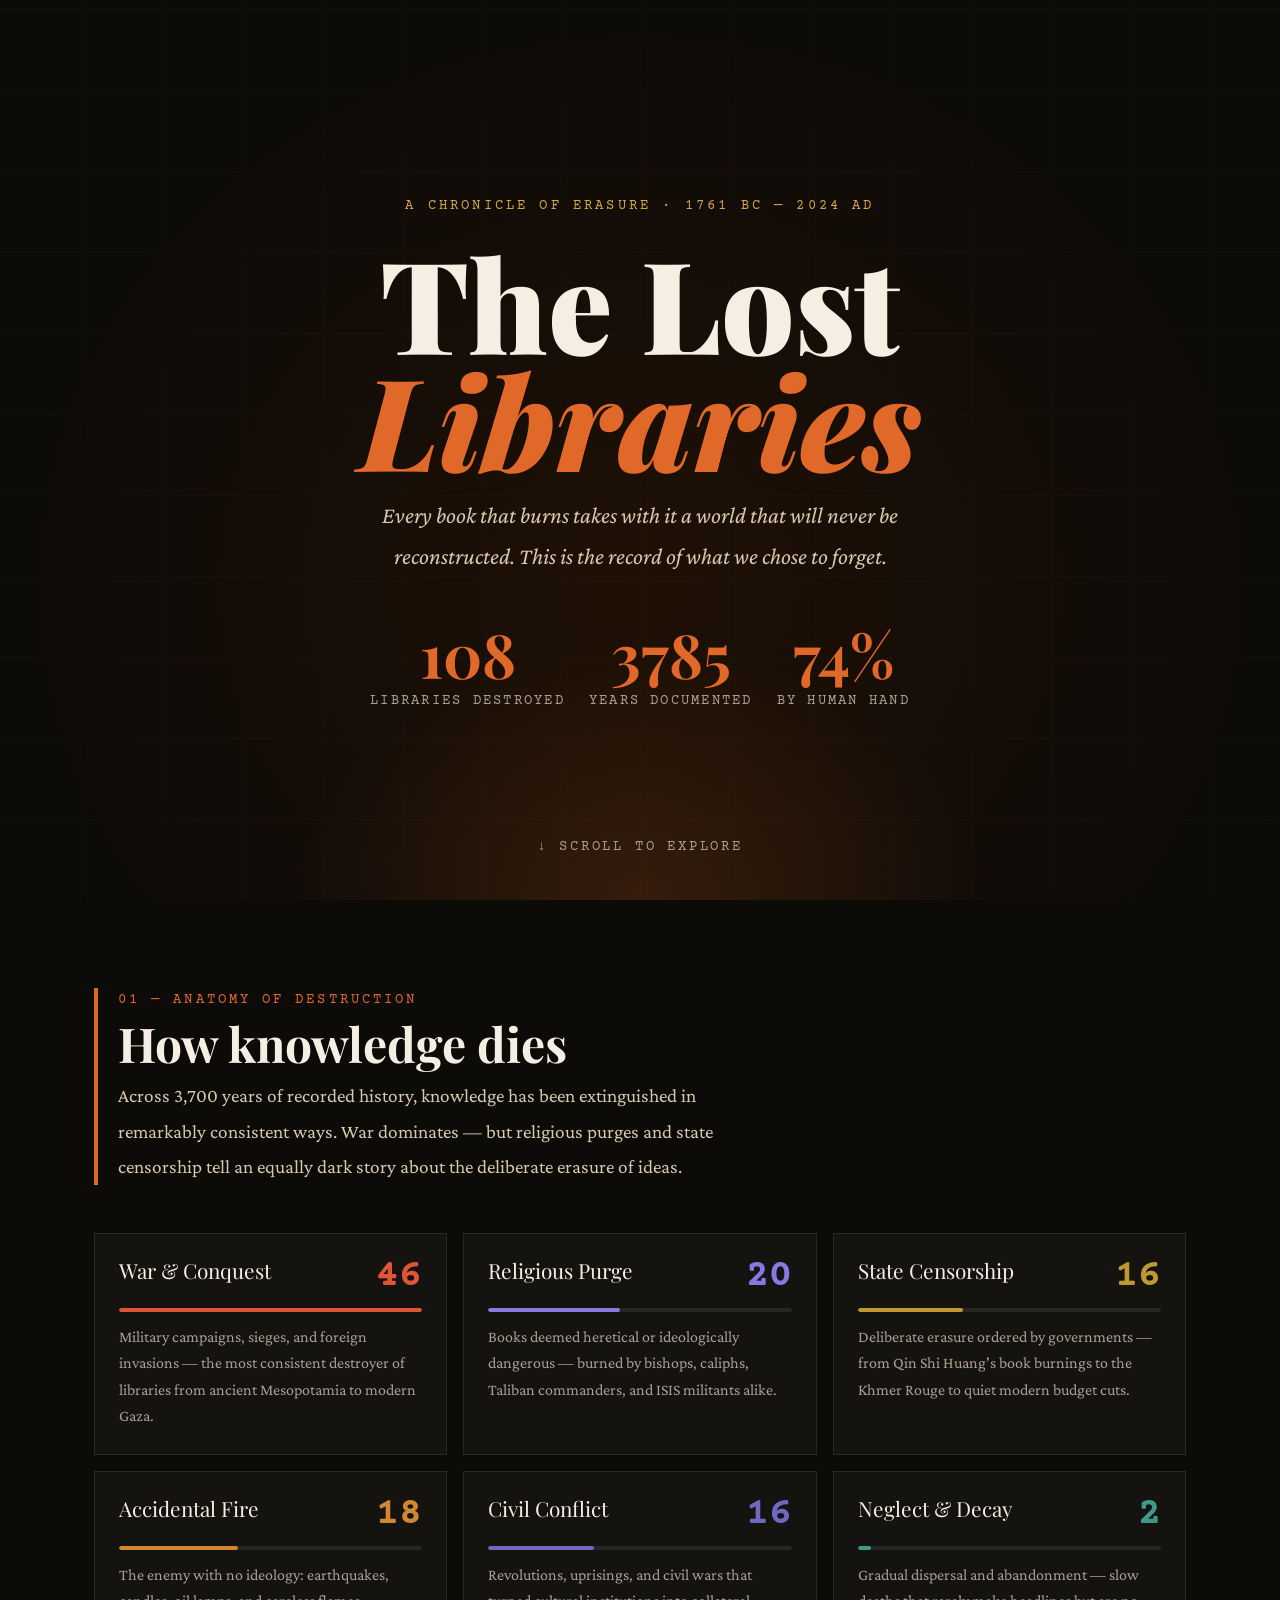
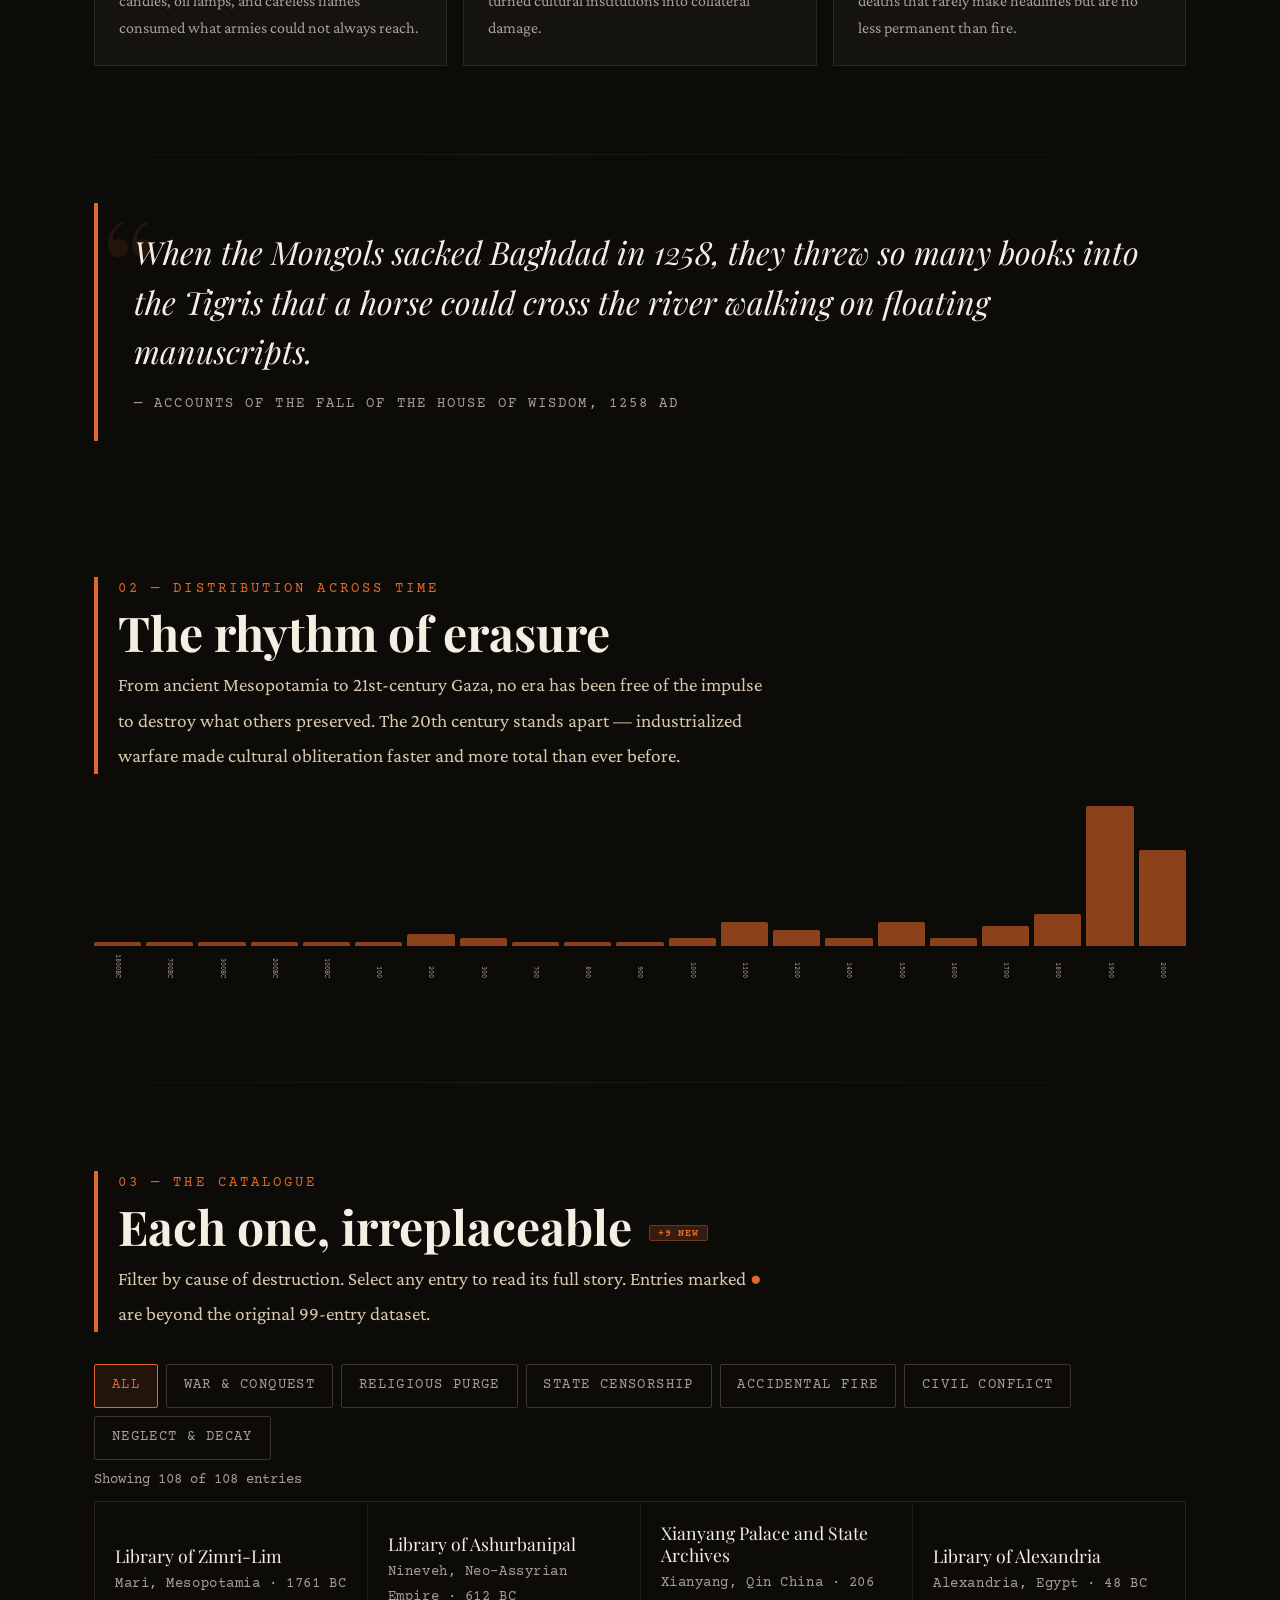
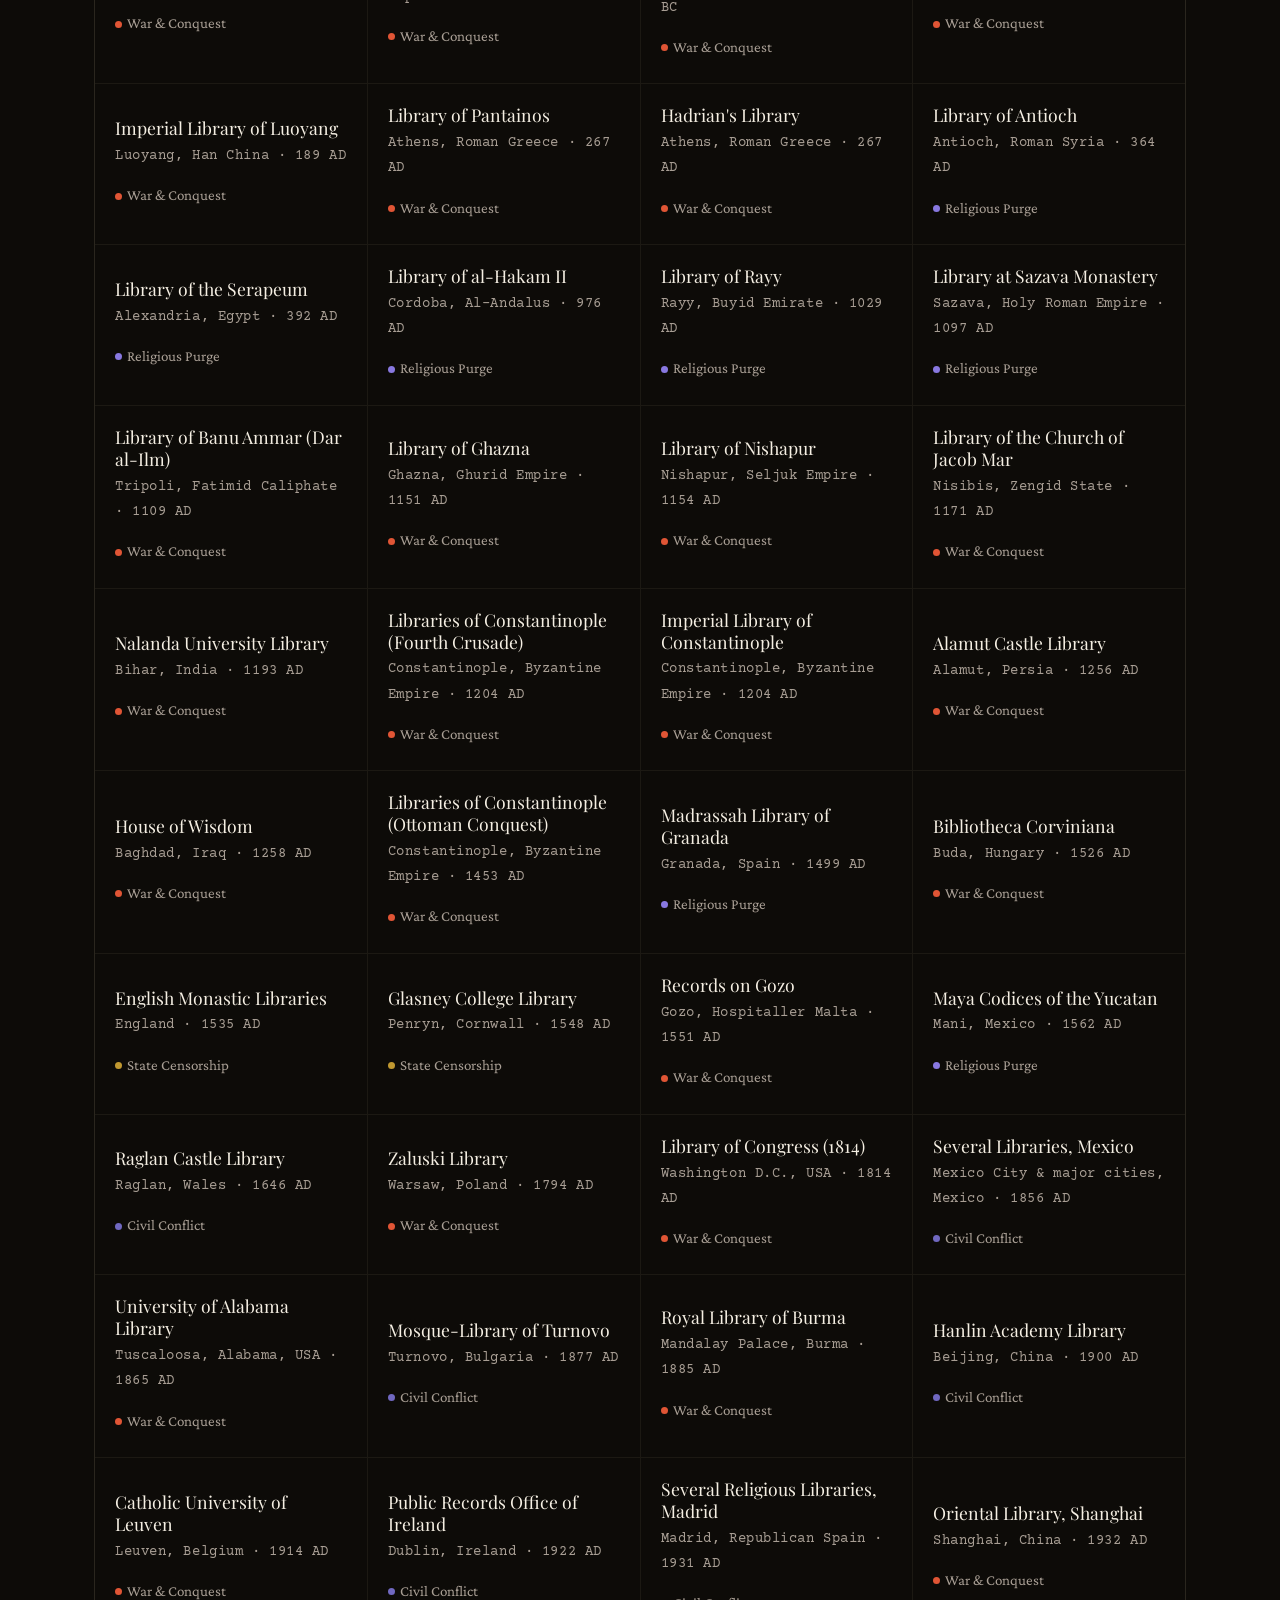
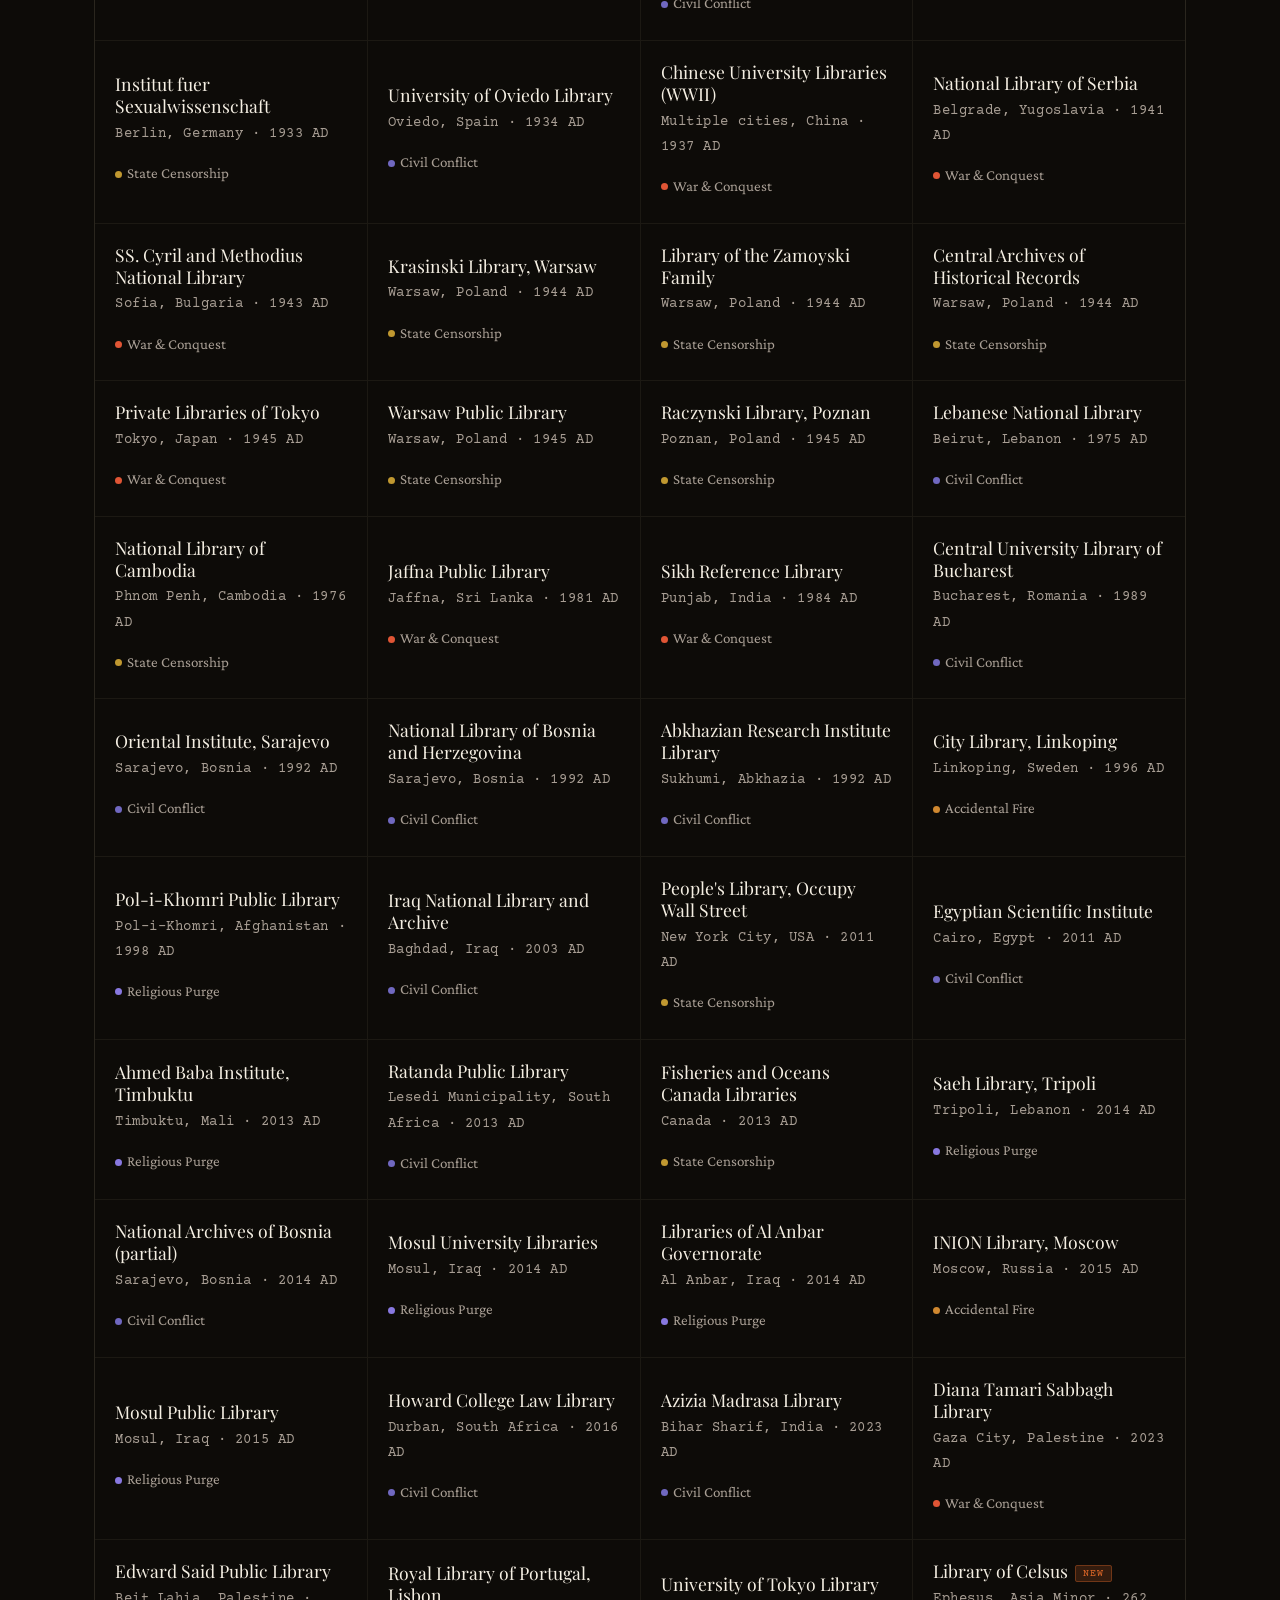
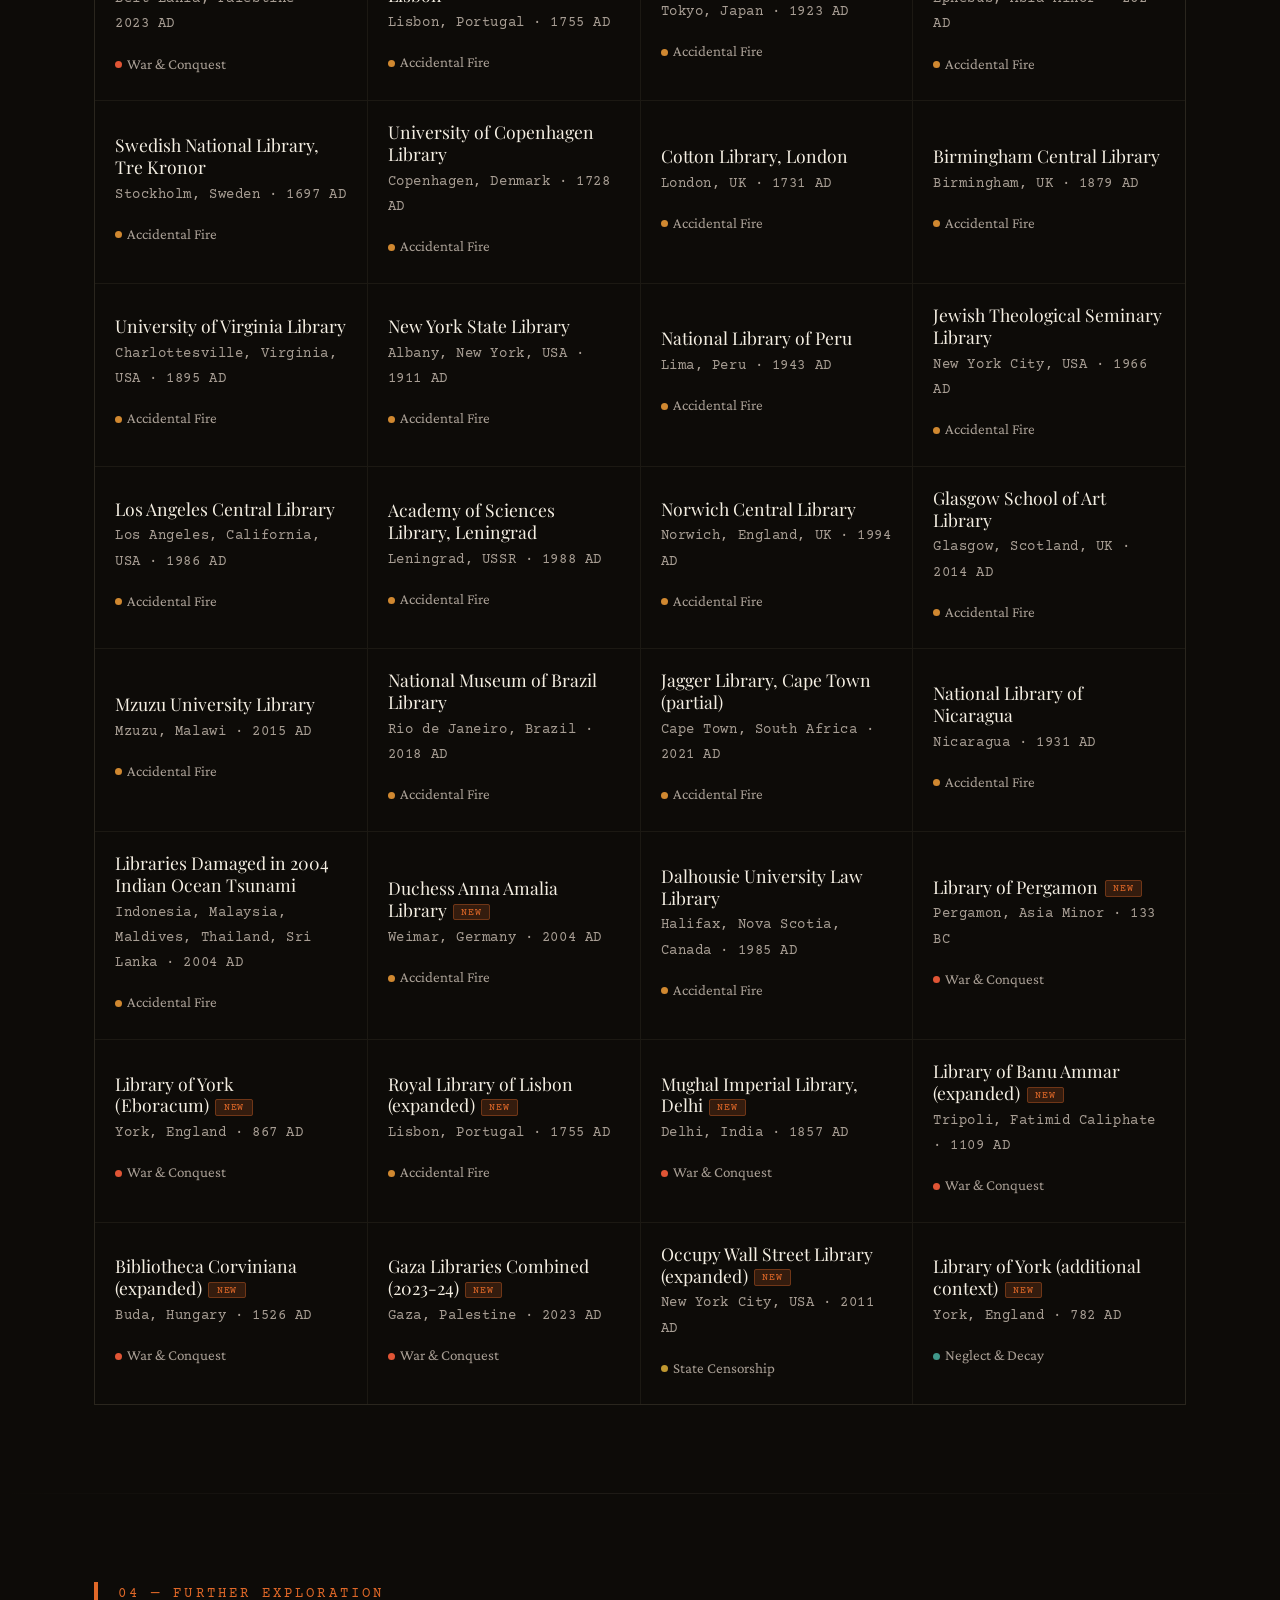
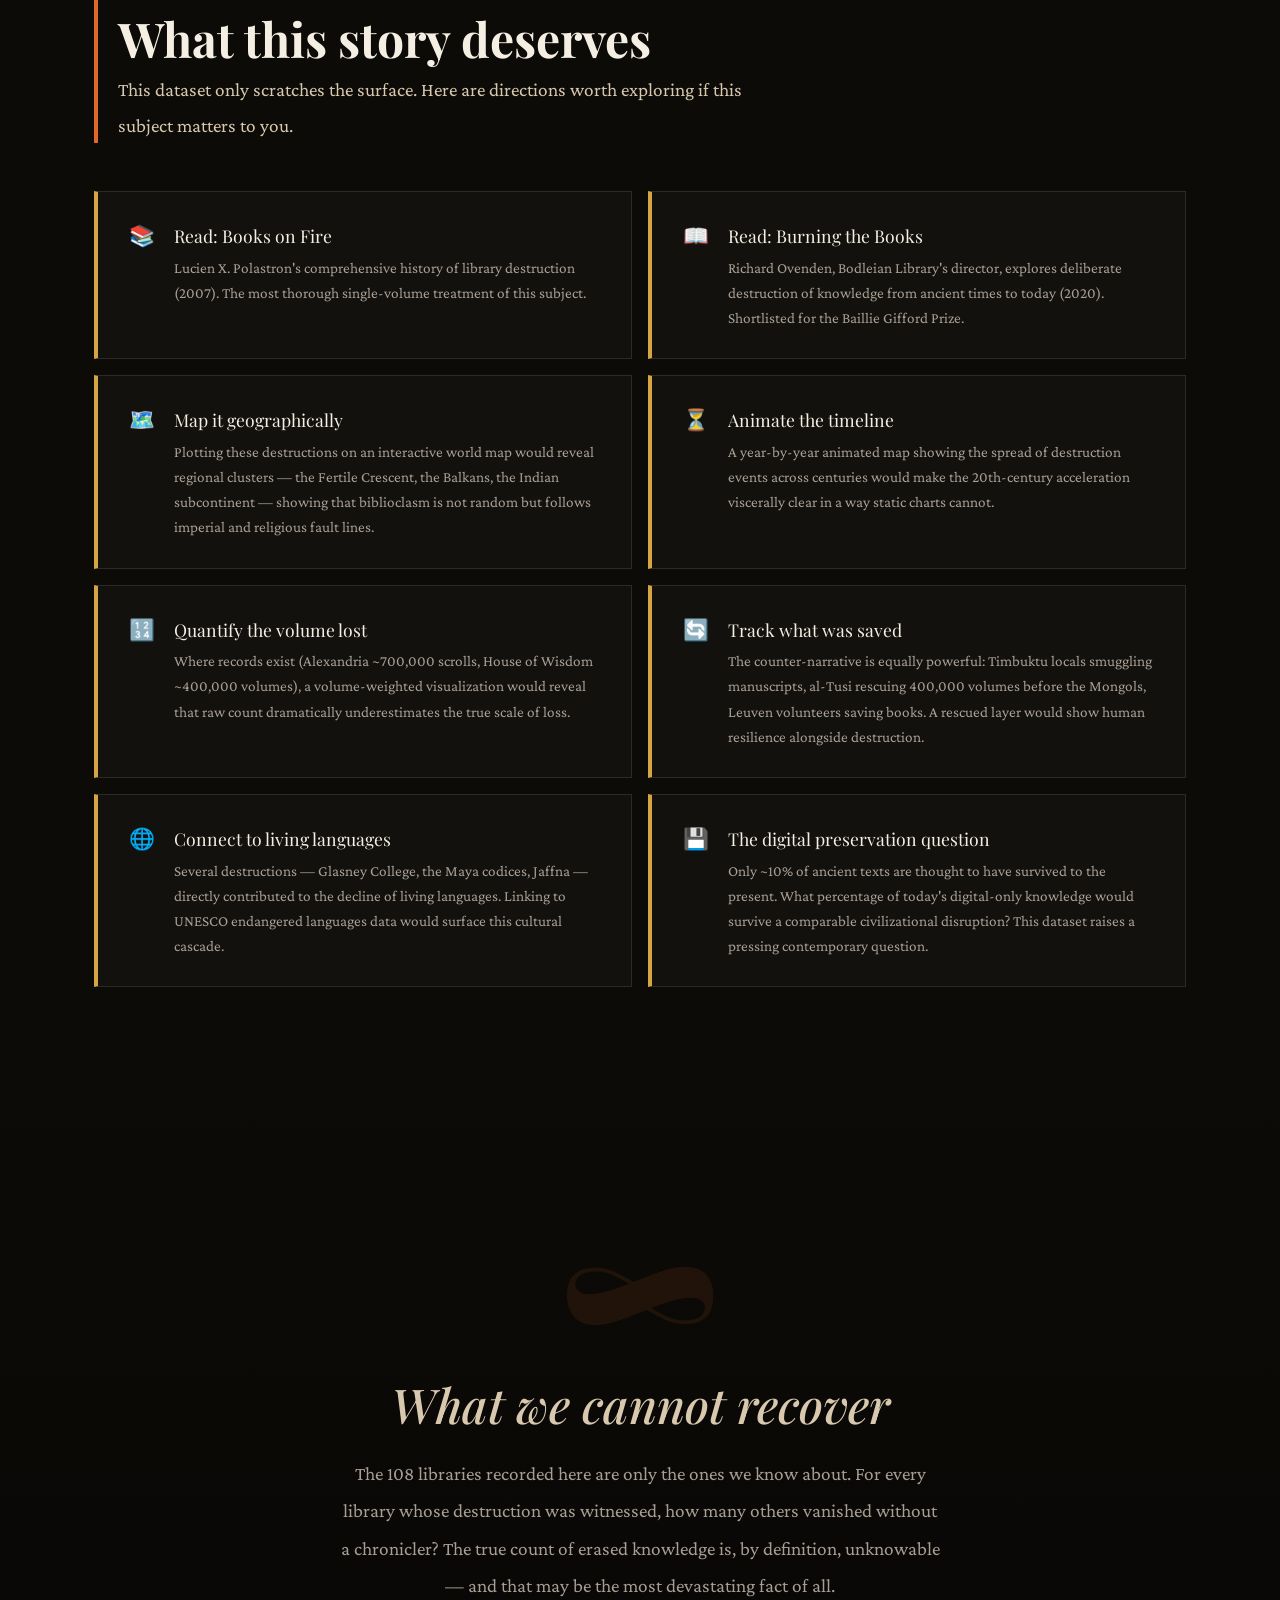
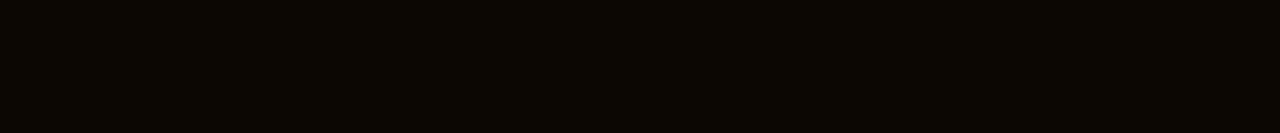
<file: lost-libraries.html>
<!DOCTYPE html>
<html lang="en">
<head>
  <meta charset="UTF-8">
  <meta name="viewport" content="width=device-width, initial-scale=1.0">
  <title>The Lost Libraries — Monuments to Erased Knowledge</title>
  <meta name="description" content="An interactive chronicle of 108 libraries destroyed across 3,700 years of history.">
  <link href="https://cdnjs.cloudflare.com/ajax/libs/bootstrap/5.3.2/css/bootstrap.min.css" rel="stylesheet">
  <link href="https://fonts.googleapis.com/css2?family=Playfair+Display:ital,wght@0,400;0,700;0,900;1,400;1,700&family=Crimson+Pro:ital,wght@0,300;0,400;0,600;1,300;1,400&family=Courier+Prime:ital@0;1&display=swap" rel="stylesheet">
  <style>
    :root {
      --ink:#0d0b08; --ink-soft:#181310; --parchment:#f5efe3;
      --aged:#d8c9ae; --ember:#e06828; --gold:#d4a540;
      --ash:#5a5248; --smoke:#a89e94; --focus:#ffd040;
      --fs-body:clamp(1.0625rem,2vw,1.2rem);
      --fs-small:clamp(0.9375rem,1.8vw,1rem);
      --fs-mono:clamp(0.875rem,1.6vw,0.85rem);
    }
    *,*::before,*::after{box-sizing:border-box}
    html{scroll-behavior:smooth}
    body{background:var(--ink);color:var(--parchment);font-family:'Crimson Pro',Georgia,serif;font-size:var(--fs-body);line-height:1.8;overflow-x:hidden}
    #prog{position:fixed;top:0;left:0;height:3px;width:0;background:var(--ember);z-index:1000;transition:width .1s linear}
    .skip{position:absolute;top:-100px;left:1rem;background:var(--focus);color:#000;font-family:'Courier Prime',monospace;font-size:var(--fs-mono);font-weight:700;padding:.6rem 1.2rem;z-index:9999;text-decoration:none;border-radius:0 0 4px 4px;transition:top .2s}
    .skip:focus{top:0}
    :focus-visible{outline:3px solid var(--focus);outline-offset:3px}
    :focus:not(:focus-visible){outline:none}
    h1,h2,h3,h4{font-family:'Playfair Display',Georgia,serif;color:var(--parchment);line-height:1.1}
    .mono{font-family:'Courier Prime','Courier New',monospace;font-size:var(--fs-mono)}
    .eyebrow{font-family:'Courier Prime',monospace;font-size:clamp(.875rem,1.8vw,.9rem);letter-spacing:.22em;text-transform:uppercase;color:var(--gold)}
    .sec-num{font-family:'Courier Prime',monospace;font-size:clamp(.875rem,1.7vw,.85rem);letter-spacing:.22em;text-transform:uppercase;color:var(--ember)}

    /* HERO */
    .hero{min-height:100svh;display:flex;flex-direction:column;justify-content:center;align-items:center;text-align:center;padding:5rem 1.25rem 4.5rem;position:relative;background:radial-gradient(ellipse at 50% 65%,#1f1005 0%,var(--ink) 68%);overflow:hidden}
    .hero::before{content:'';position:absolute;inset:0;background-image:repeating-linear-gradient(0deg,transparent,transparent 80px,rgba(201,185,154,.018) 80px,rgba(201,185,154,.018) 81px),repeating-linear-gradient(90deg,transparent,transparent 80px,rgba(201,185,154,.018) 80px,rgba(201,185,154,.018) 81px);pointer-events:none}
    .flame{position:absolute;bottom:0;left:50%;transform:translateX(-50%);width:min(700px,110vw);height:260px;background:radial-gradient(ellipse at 50% 100%,rgba(224,104,40,.16) 0%,transparent 70%);pointer-events:none}
    .hero-title{font-size:clamp(3rem,11vw,8rem);font-weight:900;line-height:.92}
    .hero-title em{font-style:italic;color:var(--ember)}
    .hero-sub{font-size:clamp(1.1rem,3vw,1.45rem);font-style:italic;color:var(--aged);max-width:580px;line-height:1.75}
    .stat-num{font-family:'Playfair Display',serif;font-size:clamp(2.6rem,7vw,3.8rem);font-weight:700;color:var(--ember);line-height:1;display:block}
    .stat-lbl{font-family:'Courier Prime',monospace;font-size:clamp(.875rem,1.8vw,.8rem);letter-spacing:.16em;text-transform:uppercase;color:var(--smoke);margin-top:.25rem}
    .scroll-hint{position:absolute;bottom:1.5rem;left:50%;transform:translateX(-50%);font-family:'Courier Prime',monospace;font-size:clamp(.875rem,1.8vw,.8rem);letter-spacing:.2em;text-transform:uppercase;color:var(--smoke)}
    @keyframes fadeUp{from{opacity:0;transform:translateY(16px)}to{opacity:1;transform:translateY(0)}}
    @keyframes pulse{0%,100%{opacity:.45}50%{opacity:1}}
    .f1{opacity:0;animation:fadeUp .9s .15s ease forwards}
    .f2{opacity:0;animation:fadeUp .9s .4s ease forwards}
    .f3{opacity:0;animation:fadeUp .9s .65s ease forwards}
    .f4{opacity:0;animation:fadeUp .9s .9s ease forwards}
    .pulse{animation:pulse 2.4s 2s infinite}

    /* LAYOUT */
    .sec{padding-top:clamp(3rem,8vw,5.5rem);padding-bottom:clamp(3rem,8vw,5.5rem)}
    .rule{border:none;height:1px;background:linear-gradient(90deg,transparent,var(--ash) 40%,transparent);margin:0}
    .sec-bar{border-left:4px solid var(--ember);padding-left:1.25rem;margin-bottom:2rem}
    .sec-title{font-size:clamp(1.9rem,5vw,3rem);font-weight:700}
    .sec-body{font-size:clamp(1.0625rem,2.2vw,1.2rem);color:var(--aged);line-height:1.85;max-width:660px}

    /* CAUSE CARDS */
    .cause-card{background:rgba(255,255,255,.03);border:1px solid rgba(201,185,154,.12);padding:1.5rem;height:100%;position:relative;overflow:hidden;transition:border-color .3s,background .3s}
    .cause-card:hover{border-color:rgba(201,185,154,.3);background:rgba(255,255,255,.055)}
    .cause-card::after{content:'';position:absolute;bottom:0;left:0;right:0;height:3px;background:var(--cc,var(--ember));transform:scaleX(0);transform-origin:left;transition:transform .45s ease}
    .cause-card:hover::after{transform:scaleX(1)}
    .cause-name{font-family:'Playfair Display',serif;font-size:clamp(1.1rem,2.8vw,1.3rem);color:var(--parchment);line-height:1.2}
    .cause-count{font-family:'Courier Prime',monospace;font-size:clamp(2rem,5vw,2.4rem);font-weight:700;line-height:1}
    .cause-bar-track{height:4px;background:rgba(255,255,255,.08);border-radius:2px;overflow:hidden;margin:.75rem 0}
    .cause-bar-fill{height:100%;width:0;border-radius:2px;transition:width 1.3s ease}
    .cause-desc{font-size:clamp(.9375rem,2vw,1rem);color:var(--smoke);line-height:1.65}

    /* PULL QUOTE */
    .pq{border-left:4px solid var(--ember);padding:1.5rem 1.5rem 1.5rem 2.25rem;position:relative}
    .pq::before{content:'\201C';font-family:'Playfair Display',serif;font-size:clamp(5rem,12vw,9rem);color:rgba(224,104,40,.11);position:absolute;top:-.6rem;left:.1rem;line-height:1;pointer-events:none}
    .pq blockquote{font-family:'Playfair Display',serif;font-size:clamp(1.25rem,3.5vw,2rem);font-style:italic;color:var(--parchment);line-height:1.55;position:relative;z-index:1;margin:0}
    .pq cite{display:block;font-family:'Courier Prime',monospace;font-style:normal;font-size:clamp(.875rem,1.8vw,.82rem);letter-spacing:.15em;color:var(--smoke);margin-top:1rem;text-transform:uppercase}

    /* CHART */
    .chart-hint{font-family:'Courier Prime',monospace;font-size:clamp(.875rem,1.8vw,.8rem);color:var(--smoke);letter-spacing:.1em;display:none;margin-bottom:.5rem}
    .chart-wrap{overflow-x:auto;-webkit-overflow-scrolling:touch;padding-bottom:.5rem;scrollbar-width:thin;scrollbar-color:var(--ash) transparent}
    .chart-wrap::-webkit-scrollbar{height:4px}
    .chart-wrap::-webkit-scrollbar-thumb{background:var(--ash);border-radius:2px}
    .chart{display:flex;align-items:flex-end;gap:5px;height:180px;min-width:700px;padding-bottom:2.5rem;position:relative}
    .cbar-wrap{flex:1;min-width:24px;display:flex;flex-direction:column;align-items:center;justify-content:flex-end;height:100%;position:relative}
    .cbar{width:100%;background:var(--ember);opacity:.6;min-height:3px;border-radius:2px 2px 0 0;transition:opacity .2s}
    .cbar:hover{opacity:1}
    .cbar-count{font-family:'Courier Prime',monospace;font-size:.58rem;color:var(--aged);position:absolute;top:-1.2rem;left:50%;transform:translateX(-50%);white-space:nowrap}
    .cbar-label{font-family:'Courier Prime',monospace;font-size:.45rem;color:var(--smoke);position:absolute;bottom:-2rem;left:50%;transform:translateX(-50%);writing-mode:vertical-lr;white-space:nowrap}

    /* NEW BADGE */
    .new-badge{font-family:'Courier Prime',monospace;font-size:.6rem;letter-spacing:.1em;text-transform:uppercase;background:rgba(224,104,40,.18);color:var(--ember);border:1px solid rgba(224,104,40,.35);padding:.1rem .45rem;border-radius:2px;vertical-align:middle;margin-left:.4rem}

    /* FILTERS */
    .fbtn{font-family:'Courier Prime',monospace;font-size:clamp(.875rem,1.8vw,.78rem);letter-spacing:.1em;text-transform:uppercase;padding:.5rem 1.05rem;border:1px solid rgba(201,185,154,.25);background:transparent;color:var(--smoke);cursor:pointer;border-radius:2px;transition:all .2s ease;-webkit-tap-highlight-color:transparent;touch-action:manipulation;white-space:nowrap;min-height:44px}
    .fbtn:hover,.fbtn[aria-pressed=true]{border-color:var(--ember);color:var(--ember);background:rgba(224,104,40,.1)}
    .fbtn:focus-visible{outline:3px solid var(--focus);outline-offset:2px}

    /* LIBRARY GRID */
    .lib-grid{display:grid;grid-template-columns:repeat(auto-fill,minmax(min(100%,270px),1fr));gap:1px;background:rgba(201,185,154,.08);border:1px solid rgba(201,185,154,.08)}
    .lib-card{background:var(--ink);padding:1.25rem;cursor:pointer;position:relative;text-align:left;border:none;width:100%;-webkit-tap-highlight-color:transparent;touch-action:manipulation;min-height:44px;transition:background .2s}
    .lib-card::before{content:'';position:absolute;top:0;left:0;width:4px;height:0;background:var(--lc,var(--ember));transition:height .3s ease}
    .lib-card:hover,.lib-card:focus-visible{background:rgba(255,255,255,.045)}
    .lib-card:hover::before,.lib-card:focus-visible::before{height:100%}
    .lib-card:focus-visible{outline:3px solid var(--focus);outline-offset:-3px;z-index:2}
    .lib-name{font-family:'Playfair Display',serif;font-size:clamp(1rem,2.5vw,1.1rem);color:var(--parchment);line-height:1.25;margin-bottom:.3rem}
    .lib-meta{font-family:'Courier Prime',monospace;font-size:clamp(.875rem,1.8vw,.76rem);color:var(--smoke);letter-spacing:.04em;margin-bottom:.5rem}
    .lib-dot{display:inline-block;width:7px;height:7px;border-radius:50%;vertical-align:middle;margin-right:5px;flex-shrink:0}
    .lib-cause{font-size:clamp(.9375rem,2vw,.9rem);color:var(--smoke);vertical-align:middle}

    /* REC PANEL */
    .rec-panel{background:rgba(255,255,255,.025);border:1px solid rgba(201,185,154,.15);border-left:4px solid var(--gold);padding:1.75rem;height:100%}
    .rec-icon{font-size:1.3rem;flex-shrink:0;width:2rem;text-align:center;line-height:1.5}
    .rec-label{font-family:'Playfair Display',serif;font-size:clamp(1.0625rem,2.2vw,1.1rem);color:var(--parchment);margin-bottom:.2rem}
    .rec-desc{font-size:clamp(.9375rem,2vw,.95rem);color:var(--smoke);line-height:1.65}

    /* MODAL */
    .modal-content{background:#130f0a;border:1px solid rgba(201,185,154,.2);border-radius:0;color:var(--parchment)}
    .modal-header{border-bottom:1px solid rgba(201,185,154,.1);padding:1.25rem 1.5rem 1rem;align-items:flex-start}
    .modal-body{padding:1.25rem 1.5rem 1.75rem}
    .mcls{background:none;border:none;color:var(--smoke);font-size:1.5rem;line-height:1;padding:.25rem .5rem;cursor:pointer;transition:color .2s;flex-shrink:0;margin-left:auto}
    .mcls:hover{color:var(--parchment)}
    .mcls:focus-visible{outline:3px solid var(--focus);outline-offset:2px;border-radius:2px}
    .m-badge{font-family:'Courier Prime',monospace;font-size:clamp(.875rem,1.6vw,.72rem);letter-spacing:.2em;text-transform:uppercase;padding:.25rem .85rem;border:1px solid;display:inline-block;margin-bottom:.75rem}
    .m-title{font-family:'Playfair Display',serif;font-size:clamp(1.5rem,5vw,2.1rem);color:var(--parchment);line-height:1.1;margin-bottom:.3rem}
    .m-loc{font-family:'Courier Prime',monospace;font-size:clamp(.875rem,2vw,.85rem);color:var(--smoke);margin-bottom:1.25rem;letter-spacing:.05em}
    .m-desc{font-size:clamp(1.0625rem,2.2vw,1.1rem);color:var(--aged);line-height:1.9}
    .m-perp-sec{margin-top:1.25rem;padding-top:1.25rem;border-top:1px solid rgba(201,185,154,.1)}
    .m-perp-lbl{font-family:'Courier Prime',monospace;font-size:clamp(.875rem,1.6vw,.7rem);letter-spacing:.2em;text-transform:uppercase;color:var(--ember);display:block;margin-bottom:.25rem}
    .m-perp-val{font-size:clamp(.9375rem,2vw,1rem);color:var(--smoke)}

    /* CLOSING */
    .closing{background:linear-gradient(180deg,var(--ink) 0%,#090705 100%);text-align:center;padding:clamp(4rem,10vw,8rem) 1.25rem}
    .c-symbol{font-family:'Playfair Display',serif;font-size:clamp(5rem,18vw,12rem);font-weight:900;color:rgba(224,104,40,.1);line-height:.85;margin-bottom:.75rem}
    .c-title{font-family:'Playfair Display',serif;font-size:clamp(1.5rem,5vw,3rem);font-style:italic;color:var(--aged);margin-bottom:1.5rem}
    .c-body{max-width:600px;margin:0 auto;font-size:clamp(1.0625rem,2.2vw,1.2rem);color:var(--smoke);line-height:1.95}

    /* REVEAL */
    .reveal{opacity:0;transform:translateY(16px);transition:opacity .75s ease,transform .75s ease}
    .reveal.visible{opacity:1;transform:translateY(0)}

    ::-webkit-scrollbar{width:5px}
    ::-webkit-scrollbar-track{background:var(--ink)}
    ::-webkit-scrollbar-thumb{background:var(--ash);border-radius:3px}

    @media(max-width:575px){
      .hero{padding:4rem 1rem 3.5rem}
      .pq{padding:1.25rem 1rem 1.25rem 1.5rem}
      .lib-grid{grid-template-columns:1fr}
      .chart-hint{display:block}
      .modal-header,.modal-body{padding:1rem}
      .sec{padding-top:2.75rem;padding-bottom:2.75rem}
    }
    @media(prefers-reduced-motion:reduce){
      *,*::before,*::after{animation-duration:.01ms!important;transition-duration:.01ms!important}
      .reveal{opacity:1;transform:none}
      html{scroll-behavior:auto}
    }
    @media(forced-colors:active){
      .cause-card,.lib-card,.rec-panel{border:1px solid ButtonText}
      .fbtn[aria-pressed=true]{border:2px solid Highlight;color:Highlight}
    }
  </style>
</head>
<body>
<div id="prog" role="progressbar" aria-label="Reading progress" aria-valuenow="0" aria-valuemin="0" aria-valuemax="100"></div>
<a href="#main" class="skip">Skip to main content</a>

<header class="hero" role="banner">
  <div class="flame" aria-hidden="true"></div>
  <p class="eyebrow f1">A Chronicle of Erasure &middot; 1761 BC &mdash; 2024 AD</p>
  <h1 class="hero-title mt-2 mb-3 f2">The Lost<br><em>Libraries</em></h1>
  <p class="hero-sub f3">Every book that burns takes with it a world that will never be reconstructed. This is the record of what we chose to forget.</p>
  <div class="row g-4 justify-content-center mt-2 f4" role="region" aria-label="Summary statistics">
    <div class="col-auto text-center"><span class="stat-num" id="ctr-libs" aria-live="polite">0</span><span class="stat-lbl d-block">Libraries Destroyed</span></div>
    <div class="col-auto text-center"><span class="stat-num" id="ctr-span" aria-live="polite">0</span><span class="stat-lbl d-block">Years Documented</span></div>
    <div class="col-auto text-center"><span class="stat-num" id="ctr-human" aria-live="polite">0%</span><span class="stat-lbl d-block">By Human Hand</span></div>
  </div>
  <p class="scroll-hint pulse mt-4" aria-hidden="true">&#8595; Scroll to explore</p>
</header>

<main id="main">
  <section aria-labelledby="causes-h" class="sec">
    <div class="container-xl px-3 px-md-4">
      <div class="sec-bar reveal">
        <p class="sec-num mb-1">01 &mdash; Anatomy of Destruction</p>
        <h2 class="sec-title" id="causes-h">How knowledge dies</h2>
        <p class="sec-body mt-2">Across 3,700 years of recorded history, knowledge has been extinguished in remarkably consistent ways. War dominates &mdash; but religious purges and state censorship tell an equally dark story about the deliberate erasure of ideas.</p>
      </div>
      <div class="row g-3 mt-1" id="cause-grid" role="list" aria-label="Causes of library destruction"></div>
    </div>
  </section>

  <hr class="rule">

  <div class="container-xl px-3 px-md-4">
    <div class="pq reveal my-5">
      <blockquote>When the Mongols sacked Baghdad in 1258, they threw so many books into the Tigris that a horse could cross the river walking on floating manuscripts.</blockquote>
      <cite>&mdash; Accounts of the Fall of the House of Wisdom, 1258 AD</cite>
    </div>
  </div>

  <section aria-labelledby="timeline-h" class="sec">
    <div class="container-xl px-3 px-md-4">
      <div class="sec-bar reveal">
        <p class="sec-num mb-1">02 &mdash; Distribution Across Time</p>
        <h2 class="sec-title" id="timeline-h">The rhythm of erasure</h2>
        <p class="sec-body mt-2">From ancient Mesopotamia to 21st-century Gaza, no era has been free of the impulse to destroy what others preserved. The 20th century stands apart &mdash; industrialized warfare made cultural obliteration faster and more total than ever before.</p>
      </div>
      <p class="chart-hint mt-3 mb-1" aria-hidden="true">&#8592; Scroll to see full timeline</p>
      <div class="chart-wrap reveal" role="img" aria-label="Bar chart showing library destructions by century from 1800 BC to 2000 AD. The 20th century shows the highest concentration.">
        <div class="chart" id="chart"></div>
      </div>
    </div>
  </section>

  <hr class="rule">

  <section aria-labelledby="cat-h" class="sec">
    <div class="container-xl px-3 px-md-4">
      <div class="sec-bar reveal">
        <p class="sec-num mb-1">03 &mdash; The Catalogue</p>
        <h2 class="sec-title" id="cat-h">Each one, irreplaceable <span class="new-badge" aria-label="9 newly added entries">+9 new</span></h2>
        <p class="sec-body mt-2">Filter by cause of destruction. Select any entry to read its full story. Entries marked <span style="color:var(--ember)" aria-hidden="true">&#9679;</span> <span class="visually-hidden">marked new</span> are beyond the original 99-entry dataset.</p>
      </div>
      <div class="d-flex flex-wrap gap-2 mt-3 mb-2 reveal" role="group" aria-label="Filter by cause" id="filters"></div>
      <p id="count" class="mono mb-2 reveal" style="color:var(--smoke)" aria-live="polite"></p>
      <div id="lib-grid" class="lib-grid reveal" role="list" aria-label="Destroyed libraries catalogue"></div>
      <p id="no-res" class="mt-4 text-center" style="color:var(--smoke);display:none;font-size:var(--fs-body)" aria-live="polite">No libraries match this filter.</p>
    </div>
  </section>

  <hr class="rule">

  <section aria-labelledby="rec-h" class="sec">
    <div class="container-xl px-3 px-md-4">
      <div class="sec-bar reveal">
        <p class="sec-num mb-1">04 &mdash; Further Exploration</p>
        <h2 class="sec-title" id="rec-h">What this story deserves</h2>
        <p class="sec-body mt-2">This dataset only scratches the surface. Here are directions worth exploring if this subject matters to you.</p>
      </div>
      <div class="row g-3 mt-1" id="rec-grid"></div>
    </div>
  </section>
</main>

<footer class="closing" role="contentinfo">
  <div class="c-symbol" aria-hidden="true">&#8734;</div>
  <h2 class="c-title">What we cannot recover</h2>
  <p class="c-body">The 108 libraries recorded here are only the ones we know about. For every library whose destruction was witnessed, how many others vanished without a chronicler? The true count of erased knowledge is, by definition, unknowable &mdash; and that may be the most devastating fact of all.</p>
</footer>

<div class="modal fade" id="libModal" tabindex="-1" aria-labelledby="libModalLabel" aria-modal="true" role="dialog">
  <div class="modal-dialog modal-dialog-centered modal-dialog-scrollable">
    <div class="modal-content">
      <div class="modal-header">
        <div id="libModalLabel">
          <span id="m-badge" class="m-badge"></span>
          <h3 class="m-title" id="m-name"></h3>
          <p class="m-loc mb-0" id="m-loc"></p>
        </div>
        <button type="button" class="mcls" data-bs-dismiss="modal" aria-label="Close">&#x2715;</button>
      </div>
      <div class="modal-body">
        <p class="m-desc" id="m-desc"></p>
        <div class="m-perp-sec">
          <span class="m-perp-lbl">Perpetrator</span>
          <span class="m-perp-val" id="m-perp"></span>
        </div>
      </div>
    </div>
  </div>
</div>

<script src="https://cdnjs.cloudflare.com/ajax/libs/bootstrap/5.3.2/js/bootstrap.bundle.min.js"></script>
<script>
'use strict';
var CAUSES = {
  war:     {label:'War & Conquest',  color:'#e05535',count:46,desc:'Military campaigns, sieges, and foreign invasions — the most consistent destroyer of libraries from ancient Mesopotamia to modern Gaza.'},
  religion:{label:'Religious Purge', color:'#8878e0',count:20,desc:'Books deemed heretical or ideologically dangerous — burned by bishops, caliphs, Taliban commanders, and ISIS militants alike.'},
  govt:    {label:'State Censorship',color:'#c09830',count:16,desc:'Deliberate erasure ordered by governments — from Qin Shi Huang\'s book burnings to the Khmer Rouge to quiet modern budget cuts.'},
  fire:    {label:'Accidental Fire', color:'#d08830',count:18,desc:'The enemy with no ideology: earthquakes, candles, oil lamps, and careless flames consumed what armies could not always reach.'},
  civil:   {label:'Civil Conflict',  color:'#7068c0',count:16,desc:'Revolutions, uprisings, and civil wars that turned cultural institutions into collateral damage.'},
  neglect: {label:'Neglect & Decay', color:'#40988a',count:2, desc:'Gradual dispersal and abandonment — slow deaths that rarely make headlines but are no less permanent than fire.'}
};

  var LIBRARIES = [
    /* 001 */ { name: "Library of Zimri-Lim", location: "Mari, Mesopotamia", year: -1761, cause: "war", perp: "Hammurabi of Babylon", desc: "One of the oldest recorded library destructions in history. Hammurabi conquered Mari and razed its palace, destroying a vast archive of cuneiform tablets — one of the richest administrative and literary collections of the Bronze Age. The world's first documented biblioclasm." },
    /* 002 */ { name: "Library of Ashurbanipal", location: "Nineveh, Neo-Assyrian Empire", year: -612, cause: "war", perp: "Coalition of Babylonians, Scythians & Medes", desc: "A supreme irony: the fire that destroyed Nineveh baked the clay tablets and preserved them for 2,600 years. The library held the Epic of Gilgamesh and the largest collection of the ancient Near East. Much of what we know of Mesopotamian literature survived precisely because the library burned." },
    /* 003 */ { name: "Xianyang Palace and State Archives", location: "Xianyang, Qin China", year: -206, cause: "war", perp: "Xiang Yu", desc: "Rebel general Xiang Yu burned the Qin imperial palace for three months. The archives held records of the very book burnings Qin Shi Huang had ordered decades earlier — a destruction of the documentation of prior destruction. A recursive erasure spanning generations." },
    /* 004 */ { name: "Library of Alexandria", location: "Alexandria, Egypt", year: -48, cause: "war", perp: "Disputed — Caesar, Aurelian, Theophilus & others", desc: "The most mythologized library destruction in history. Alexandria suffered multiple partial destructions across centuries, not one catastrophic burning. At its height it may have held 700,000 scrolls — the sum of ancient Mediterranean knowledge. Its loss was less an event than a slow bleed across four centuries." },
    /* 005 */ { name: "Imperial Library of Luoyang", location: "Luoyang, Han China", year: 189, cause: "war", perp: "Dong Zhuo", desc: "Warlord Dong Zhuo deliberately burned Luoyang to slow pursuing enemies. The imperial library, holding Han dynasty archives on silk and bamboo scrolls, burned with the city. Thousands of irreplaceable texts lost in a single afternoon of scorched-earth strategy." },
    /* 006 */ { name: "Library of Pantainos", location: "Athens, Roman Greece", year: 267, cause: "war", perp: "Heruli invasion", desc: "The Library of Pantainos, donated to Athens in the 2nd century AD, was destroyed during the Herulian invasion of 267. The Heruli sacked Athens in a devastating raid that wiped out much of the city's classical heritage. The library was never rebuilt." },
    /* 007 */ { name: "Hadrian's Library", location: "Athens, Roman Greece", year: 267, cause: "war", perp: "Heruli invasion", desc: "Built by Emperor Hadrian in 132 AD, this vast complex held hundreds of rooms of papyrus scrolls alongside lecture halls and gardens. Seriously damaged in the Herulian invasion of 267, its scholarly function never fully recovered. The site is now an archaeological ruin in central Athens." },
    /* 008 */ { name: "Library of Antioch", location: "Antioch, Roman Syria", year: 364, cause: "religion", perp: "Emperor Jovian", desc: "Emperor Jovian ordered the destruction of Antioch's great library, which Julian the Apostate had richly stocked with philosophical and scientific works from across the ancient world. An ideological purge disguised as administrative action." },
    /* 009 */ { name: "Library of the Serapeum", location: "Alexandria, Egypt", year: 392, cause: "religion", perp: "Bishop Theophilus of Alexandria", desc: "The daughter library of Alexandria, housed in the Temple of Serapis, was destroyed when Bishop Theophilus converted the pagan temple to a church. What remained of ancient Alexandrian scholarship was extinguished in the name of the new faith — a theological coup dressed as renovation." },
    /* 010 */ { name: "Library of al-Hakam II", location: "Cordoba, Al-Andalus", year: 976, cause: "religion", perp: "Al-Mansur & conservative scholars", desc: "Caliph al-Hakam II assembled 400,000 volumes — the largest library in 10th-century Europe. After his death, regent Al-Mansur burned all books on philosophy and ancient science to curry favor with conservative clerics. The greatest library of medieval Europe destroyed by its own government." },
    /* 011 */ { name: "Library of Rayy", location: "Rayy, Buyid Emirate", year: 1029, cause: "religion", perp: "Sultan Mahmud of Ghazni", desc: "Sultan Mahmud conquered Rayy and ordered the burning of its library, destroying all books he deemed heretical. The Buyid Emirate had been a great patron of philosophy and science; this purge targeted precisely those achievements." },
    /* 012 */ { name: "Library at Sazava Monastery", location: "Sazava, Holy Roman Empire", year: 1097, cause: "religion", perp: "Abbot Diethard", desc: "After the Slavonic Benedictines were expelled from Sazava Monastery, the new Latin-rite abbot Diethard ordered the destruction of Slavonic books and manuscripts collected there for decades. The loss eliminated the primary repository of Old Church Slavonic literary culture in Bohemia." },
    /* 013 */ { name: "Library of Banu Ammar (Dar al-Ilm)", location: "Tripoli, Fatimid Caliphate", year: 1109, cause: "war", perp: "Crusaders under Baldwin I", desc: "This library held an estimated three million volumes — one of the largest collections in the medieval Islamic world, rivalling Cairo and Baghdad. When Crusaders took the city it reportedly took days to burn. Muslim sources say soldiers used manuscripts as toilet paper before burning them. Contemporaries described it as a catastrophe without precedent." },
    /* 014 */ { name: "Library of Ghazna", location: "Ghazna, Ghurid Empire", year: 1151, cause: "war", perp: "Ala al-Din Husayn", desc: "The city of Ghazna was sacked and burned for seven days as revenge for the killing of two brothers. Libraries and palaces built by the Ghaznavid dynasty — the dynasty that had produced the great scholar Al-Biruni — were destroyed in the prolonged act of retribution." },
    /* 015 */ { name: "Library of Nishapur", location: "Nishapur, Seljuk Empire", year: 1154, cause: "war", perp: "Oghuz Turks", desc: "Nishapur, birthplace of Omar Khayyam and one of the great intellectual cities of the Islamic world, was partially destroyed during the collapse of the Seljuk Empire. Its libraries — at least thirteen institutions that had made it a centre of learning along the Silk Road — were sacked and burned." },
    /* 016 */ { name: "Library of the Church of Jacob Mar", location: "Nisibis, Zengid State", year: 1171, cause: "war", perp: "Nur al-Din Zengi", desc: "The church and its library of 1,000 volumes were looted and destroyed by forces under Nur al-Din Zengi. Nisibis had been a significant centre of Syriac Christian scholarship since late antiquity; this destruction extinguished the last remnants of that tradition in the region." },
    /* 017 */ { name: "Nalanda University Library", location: "Bihar, India", year: 1193, cause: "war", perp: "Bakhtiyar Khilji", desc: "The greatest repository of Buddhist scholarship in history — a university accumulating knowledge for 700 years. Khilji's forces burned it so thoroughly it smoldered for three months. A surviving monk said the soldiers asked what the burning buildings were, and by the time anyone could explain, it was too late." },
    /* 018 */ { name: "Libraries of Constantinople (Fourth Crusade)", location: "Constantinople, Byzantine Empire", year: 1204, cause: "war", perp: "Fourth Crusade", desc: "Christian crusaders sacked the Christian capital, scattering a library that preserved classical Greek texts unknown in Western Europe. Works of Aristotle, Plato, and ancient drama were lost or scattered by soldiers who could not read them." },
    /* 019 */ { name: "Imperial Library of Constantinople", location: "Constantinople, Byzantine Empire", year: 1204, cause: "war", perp: "Disputed — Fourth Crusade / Ottoman conquest", desc: "Founded in the 4th century and holding over 100,000 volumes at its height, the Imperial Library outlasted the libraries of Alexandria and Pergamon only to meet a disputed end. Scholars debate whether it was destroyed in the Crusader sack of 1204, during the Ottoman conquest of 1453, or lost to fires over centuries." },
    /* 020 */ { name: "Alamut Castle Library", location: "Alamut, Persia", year: 1256, cause: "war", perp: "Mongols under Hulagu Khan", desc: "The Nizari Ismaili mountain fortress held a legendary library of astronomical and philosophical texts. Astronomer Nasir al-Din al-Tusi rescued some manuscripts before the Mongols arrived. What he saved quietly influenced European science for centuries." },
    /* 021 */ { name: "House of Wisdom", location: "Baghdad, Iraq", year: 1258, cause: "war", perp: "Mongols under Hulagu Khan", desc: "The intellectual capital of the Islamic Golden Age. Witnesses said the Tigris ran black with ink. The Mongol destruction ended the Golden Age of Islamic scholarship and set back global scientific progress by an estimated two centuries." },
    /* 022 */ { name: "Libraries of Constantinople (Ottoman Conquest)", location: "Constantinople, Byzantine Empire", year: 1453, cause: "war", perp: "Ottoman Turks", desc: "The final fall of Constantinople scattered what survived of Byzantine scholarship. Fleeing scholars, carrying whatever texts they could, inadvertently seeded the Italian Renaissance — the destruction of one civilization sparking the birth of another." },
    /* 023 */ { name: "Madrassah Library of Granada", location: "Granada, Spain", year: 1499, cause: "religion", perp: "Cardinal Cisneros", desc: "80,000 Arabic manuscripts burned in Granada's central square as part of forced Christianization. Poetry, philosophy, history, astronomy — ash by morning. Cisneros later wrote admiringly about Arab learning, apparently without irony." },
    /* 024 */ { name: "Bibliotheca Corviniana", location: "Buda, Hungary", year: 1526, cause: "war", perp: "Ottoman Turks", desc: "King Matthias Corvinus assembled what was considered the second greatest library in Europe after the Vatican — over 2,000 illuminated manuscripts. When the Ottomans defeated Hungary at Mohacs in 1526, the library was looted and scattered. Some manuscripts ended up in Istanbul; others disappeared entirely. What survived became treasures in museums across three continents." },
    /* 025 */ { name: "English Monastic Libraries", location: "England", year: 1535, cause: "govt", perp: "Royal officials under Henry VIII", desc: "The Dissolution of the Monasteries scattered and destroyed centuries of medieval scholarship. Manuscripts were used as wastepaper, bookbinders' material, and kindling. One visitor described monastery books being used to scrub candlesticks. An entire literary heritage decimated in a decade for political and economic gain." },
    /* 026 */ { name: "Glasney College Library", location: "Penryn, Cornwall", year: 1548, cause: "govt", perp: "Royal officials under Edward VI", desc: "The destruction of Glasney College erased the only institutional repository of the Cornish literary tradition. The Cornish language's near-extinction began here, with a pile of burning manuscripts." },
    /* 027 */ { name: "Records on Gozo", location: "Gozo, Hospitaller Malta", year: 1551, cause: "war", perp: "Ottoman Turks", desc: "Most paper records held on Gozo were lost during an Ottoman raid in 1551. The raid depopulated much of the island, and the administrative and historical records that documented Gozo's medieval history were either taken or burned. An entire chapter of Maltese documentary history erased in a single raid." },
    /* 028 */ { name: "Maya Codices of the Yucatan", location: "Mani, Mexico", year: 1562, cause: "religion", perp: "Bishop Diego de Landa", desc: "De Landa burned virtually the entire written record of Maya civilization in a single auto-da-fe. Only 4 Maya codices survive today. He later wrote a book about Maya culture using oral knowledge from survivors — a record of the civilization whose written memory he himself destroyed." },
    /* 029 */ { name: "Raglan Castle Library", location: "Raglan, Wales", year: 1646, cause: "civil", perp: "Parliamentary Army", desc: "The Earl of Worcester's library was burned during the English Civil War — not as military necessity but as cultural contempt for the Royalist aristocracy. The books were a proxy for the men who owned them." },
    /* 030 */ { name: "Zaluski Library", location: "Warsaw, Poland", year: 1794, cause: "war", perp: "Imperial Russian Army / Nazi German troops", desc: "One of Europe's first public libraries — 400,000 volumes. Russian forces carried off 262,000 volumes after the Kosciuszko Uprising of 1794. What remained was destroyed again by the Nazis in 1944. One library, two total destructions, 150 years apart." },
    /* 031 */ { name: "Library of Congress (1814)", location: "Washington D.C., USA", year: 1814, cause: "war", perp: "British Army", desc: "British forces burned the Capitol and its fledgling library during the War of 1812. Thomas Jefferson offered his personal collection of 6,487 books as a replacement — so philosophical and eclectic that some congressmen tried to reject it as too radical. His library became the seed of the modern LOC." },
    /* 032 */ { name: "Several Libraries, Mexico", location: "Mexico City & major cities, Mexico", year: 1856, cause: "civil", perp: "Liberal troops & anti-clericalists", desc: "During and after the Mexican Reform War, liberal governments permitted or carried out the dispersal of numerous ecclesiastical libraries. Church collections accumulated over three centuries of colonial rule were broken up, sold off, or burned as part of anti-clerical reform policies." },
    /* 033 */ { name: "University of Alabama Library", location: "Tuscaloosa, Alabama, USA", year: 1865, cause: "war", perp: "Union Army troops", desc: "During the Civil War, Union troops destroyed most buildings on the University of Alabama campus including the library. According to legend, only one book survived — an English translation of the Quran that a soldier chose to pocket rather than burn." },
    /* 034 */ { name: "Mosque-Library of Turnovo", location: "Turnovo, Bulgaria", year: 1877, cause: "civil", perp: "Christian Bulgarian forces", desc: "During the Russo-Turkish War and Bulgaria's liberation, a mosque containing a library of Turkish and Ottoman texts was burned. The books were destroyed alongside the mosque as a symbolic act of the religious and political transformation sweeping the region." },
    /* 035 */ { name: "Royal Library of Burma", location: "Mandalay Palace, Burma", year: 1885, cause: "war", perp: "British Army", desc: "British troops looted the royal palace at the end of the Third Anglo-Burmese War, dispersing the royal library's parabaik manuscripts — hand-painted books recording Burmese history, religion, and art. Much ended up in British museums, where portions remain today." },
    /* 036 */ { name: "Hanlin Academy Library", location: "Beijing, China", year: 1900, cause: "civil", perp: "Boxer Uprising / disputed", desc: "China's oldest and most prestigious literary institution burned during the Boxer Uprising. Western diplomats in the nearby Legation Quarter reportedly watched it burn, unwilling to risk soldiers to save Chinese books. The Academy held an encyclopedia of over 11,000 volumes covering centuries of Chinese history." },
    /* 037 */ { name: "Catholic University of Leuven", location: "Leuven, Belgium", year: 1914, cause: "war", perp: "German Occupation Forces", desc: "German troops systematically burned the medieval library as collective punishment. 300,000 volumes including irreplaceable medieval manuscripts were destroyed. Rebuilt with international donations — then burned again by Germany in 1940. The same country, the same library, twice in 26 years." },
    /* 038 */ { name: "Public Records Office of Ireland", location: "Dublin, Ireland", year: 1922, cause: "civil", perp: "Anti-Treaty IRA / Irish Civil War", desc: "The Four Courts complex held Ireland's primary archive going back to medieval times. An explosion during the Civil War destroyed 1,000 years of Irish legal and genealogical records. The paper memory of a nation, gone in an instant." },
    /* 039 */ { name: "Several Religious Libraries, Madrid", location: "Madrid, Republican Spain", year: 1931, cause: "civil", perp: "Anarchists & anti-clericalists", desc: "In 1931, radical leftists burned several churches and their associated libraries across Madrid. Ecclesiastical collections accumulated over centuries were destroyed in a wave of anti-clerical violence that foreshadowed the coming civil war." },
    /* 040 */ { name: "Oriental Library, Shanghai", location: "Shanghai, China", year: 1932, cause: "war", perp: "Imperial Japanese Army", desc: "Japanese forces deliberately burned the Oriental Library — 450,000 volumes including rare Song dynasty texts. One of China's largest libraries, its destruction was recognized internationally as a deliberate cultural atrocity." },
    /* 041 */ { name: "Institut fuer Sexualwissenschaft", location: "Berlin, Germany", year: 1933, cause: "govt", perp: "Deutsche Studentenschaft / Nazi regime", desc: "Magnus Hirschfeld's pioneering institute — holding the world's most comprehensive research on gender and sexuality — was ransacked and burned. The footage became the defining image of Nazi censorship. It set LGBTQ+ scholarship back by decades." },
    /* 042 */ { name: "University of Oviedo Library", location: "Oviedo, Spain", year: 1934, cause: "civil", perp: "Revolutionaries / disputed", desc: "During the Asturian miners' strike of 1934, the University of Oviedo was caught between revolutionary miners and government forces. The library, containing collections of regional history and medieval Asturian manuscripts, was badly damaged in the crossfire." },
    /* 043 */ { name: "Chinese University Libraries (WWII)", location: "Multiple cities, China", year: 1937, cause: "war", perp: "Imperial Japanese Army", desc: "During the Second Sino-Japanese War, Japanese forces destroyed or severely damaged the libraries of National Tsing Hua University, Nankai University, and numerous other institutions. The systematic destruction of Chinese intellectual infrastructure was deliberate policy." },
    /* 044 */ { name: "National Library of Serbia", location: "Belgrade, Yugoslavia", year: 1941, cause: "war", perp: "Nazi German Luftwaffe", desc: "Bombed on Hitler's direct orders on Easter Sunday, 1941. The library held the largest collection of Serbian medieval manuscripts. Over 350,000 books incinerated overnight. The Nazis understood that destroying records is a form of destroying a people." },
    /* 045 */ { name: "SS. Cyril and Methodius National Library", location: "Sofia, Bulgaria", year: 1943, cause: "war", perp: "Allied air forces", desc: "The national library sustained severe damage during Allied bombing raids in 1943-1944. Among the significant cultural casualties: rare Bulgarian manuscripts and Ottoman-era documents irreplaceable to Balkan history." },
    /* 046 */ { name: "Krasinski Library, Warsaw", location: "Warsaw, Poland", year: 1944, cause: "govt", perp: "Nazi German troops", desc: "After suppressing the Warsaw Uprising, Nazi troops burned Warsaw library by library — a systematic campaign to erase Polish cultural identity. Over a million volumes from the National Library's special collections destroyed." },
    /* 047 */ { name: "Library of the Zamoyski Family", location: "Warsaw, Poland", year: 1944, cause: "govt", perp: "Nazi German troops", desc: "The Zamoyski Family library housed the collections of the former Zamoyski Academy and was one of Poland's great private scholarly libraries. Deliberately set ablaze by Nazi troops in the aftermath of the Warsaw Uprising." },
    /* 048 */ { name: "Central Archives of Historical Records", location: "Warsaw, Poland", year: 1944, cause: "govt", perp: "Nazi German troops", desc: "Nazi troops systematically burned the Central Archives after the Warsaw Uprising. They held centuries of Polish administrative, legal, and historical records. Their destruction was deliberate policy — the erasure of the documentary basis of Polish statehood." },
    /* 049 */ { name: "Private Libraries of Tokyo", location: "Tokyo, Japan", year: 1945, cause: "war", perp: "US Army Air Force firebombing", desc: "US firebombing of Tokyo in 1945 consumed vast swathes of the city, destroying many private Japanese libraries and local collections. The raids eliminated irreplaceable collections of Japanese literature, family records, and local history." },
    /* 050 */ { name: "Warsaw Public Library", location: "Warsaw, Poland", year: 1945, cause: "govt", perp: "Nazi German troops", desc: "Before World War II the library contained 500,000 books. By 1945, after systematic Nazi destruction during and after the Warsaw Uprising, it was reduced to rubble — part of the broader plan to permanently eliminate Polish cultural identity." },
    /* 051 */ { name: "Raczynski Library, Poznan", location: "Poznan, Poland", year: 1945, cause: "govt", perp: "Nazi German troops", desc: "Retreating Nazi troops planted explosives in the building and detonated them, destroying much of this important Polish library. The Raczynski had survived the earlier occupation largely intact, making its deliberate destruction in the final days of war a particularly calculated act." },
    /* 052 */ { name: "Lebanese National Library", location: "Beirut, Lebanon", year: 1975, cause: "civil", perp: "Lebanese Civil War", desc: "Caught in the downtown front lines, shelled to a shell. 200,000 volumes destroyed including much of Lebanon's Ottoman-era historical record. The roofless building stood for 25 years before partial restoration." },
    /* 053 */ { name: "National Library of Cambodia", location: "Phnom Penh, Cambodia", year: 1976, cause: "govt", perp: "Khmer Rouge", desc: "The Khmer Rouge burned most collections and converted the building into a pigsty. Only 20% of materials survived. Year Zero ideology targeted libraries as the physical embodiment of a past the regime needed to abolish." },
    /* 054 */ { name: "Jaffna Public Library", location: "Jaffna, Sri Lanka", year: 1981, cause: "war", perp: "Government-aligned mob and police", desc: "One of Asia's largest libraries — 97,000 volumes including irreplaceable Tamil manuscripts. Its burning is still cited as the moment the Sri Lankan civil war became inevitable: a cultural assassination that made political resolution impossible." },
    /* 055 */ { name: "Sikh Reference Library", location: "Punjab, India", year: 1984, cause: "war", perp: "Indian Army (Operation Blue Star)", desc: "During the storming of the Golden Temple complex, the Reference Library — holding rare Sikh manuscripts going back centuries — was looted. The Indian government denied it for years. Much has never been returned." },
    /* 056 */ { name: "Central University Library of Bucharest", location: "Bucharest, Romania", year: 1989, cause: "civil", perp: "Romanian Land Forces", desc: "Set on fire during the Romanian Revolution in December 1989 amid fighting that accompanied the fall of Ceausescu's regime. Hundreds of thousands of volumes were destroyed, including irreplaceable Romanian historical documents accumulated over more than a century." },
    /* 057 */ { name: "Oriental Institute, Sarajevo", location: "Sarajevo, Bosnia", year: 1992, cause: "civil", perp: "Bosnian Serb Army", desc: "Held the world's largest collection of Islamic manuscripts in the Balkans — 5,263 manuscripts spanning Ottoman history. Destroyed by deliberate shelling as part of a systematic campaign of cultural genocide." },
    /* 058 */ { name: "National Library of Bosnia and Herzegovina", location: "Sarajevo, Bosnia", year: 1992, cause: "civil", perp: "Bosnian Serb Army", desc: "Over 2 million books. Deliberately shelled for three days until it collapsed in flames. Citizens formed human chains under sniper fire to rescue books. Librarian Aida Buturovc was killed doing so." },
    /* 059 */ { name: "Abkhazian Research Institute Library", location: "Sukhumi, Abkhazia", year: 1992, cause: "civil", perp: "Georgian Armed Forces", desc: "The Abkhazian Research Institute and National Library were destroyed during the War in Abkhazia in October 1992. The destruction eliminated the primary repository of Abkhazian cultural heritage, including unique manuscripts documenting the history and language of the Abkhaz people." },
    /* 060 */ { name: "City Library, Linkoping", location: "Linkoping, Sweden", year: 1996, cause: "fire", perp: "Arson (perpetrator unidentified)", desc: "After a year of repeated arson attempts against an LGBTQ+ information bureau operating from the building, the Linkoping city library was burned down in September 1996. No one was ever convicted, making it one of Sweden's most significant unsolved cultural attacks." },
    /* 061 */ { name: "Pol-i-Khomri Public Library", location: "Pol-i-Khomri, Afghanistan", year: 1998, cause: "religion", perp: "Taliban", desc: "55,000 books and manuscripts. Burned as part of the Taliban's systematic destruction of secular knowledge across Afghanistan. This destruction received almost no international coverage at the time." },
    /* 062 */ { name: "Iraq National Library and Archive", location: "Baghdad, Iraq", year: 2003, cause: "civil", perp: "Looters amid US invasion", desc: "In the chaos of the 2003 invasion, the National Library was looted and burned. Cuneiform tablets, Ottoman manuscripts, and 450,000 books were lost. US forces had been warned in advance by scholars but failed to protect cultural sites." },
    /* 063 */ { name: "People's Library, Occupy Wall Street", location: "New York City, USA", year: 2011, cause: "govt", perp: "NYC Dept. of Sanitation", desc: "The People's Library at Occupy Wall Street had catalogued over 5,500 donated books. When the NYPD cleared Zuccotti Park in November 2011, the library was seized and most books destroyed or rendered unusable. The first significant library destruction on American soil in nearly two centuries." },
    /* 064 */ { name: "Egyptian Scientific Institute", location: "Cairo, Egypt", year: 2011, cause: "civil", perp: "Egyptian Revolution street violence", desc: "A fire during the revolution spread to the 200-year-old institute. Of 200,000 volumes, only 30,000 were saved. Among the losses: one of only 21 surviving copies of Napoleon's Description de l'Egypte — irreplaceable." },
    /* 065 */ { name: "Ahmed Baba Institute, Timbuktu", location: "Timbuktu, Mali", year: 2013, cause: "religion", perp: "Islamist militias (AQIM)", desc: "Over 20,000 manuscripts from the 13th century — works on astronomy, mathematics, and theology from Timbuktu's era as the intellectual capital of sub-Saharan Africa. Local librarians heroically smuggled thousands more to safety before the attack." },
    /* 066 */ { name: "Ratanda Public Library", location: "Lesedi Municipality, South Africa", year: 2013, cause: "civil", perp: "Public riots", desc: "Burned during public service delivery riots in March 2013. 1,807 books destroyed along with computers and all technological infrastructure. A tragic irony in a community where access to books was already severely limited." },
    /* 067 */ { name: "Fisheries and Oceans Canada Libraries", location: "Canada", year: 2013, cause: "govt", perp: "Harper Government", desc: "Seven of nine Fisheries and Oceans libraries closed and collections discarded to save $443,000 Canadian. Scientists called it data destruction. Research built over 50 years thrown away and irreplaceable." },
    /* 068 */ { name: "Saeh Library, Tripoli", location: "Tripoli, Lebanon", year: 2014, cause: "religion", perp: "Unknown (sectarian attack)", desc: "The Christian Saeh Library, containing over 80,000 manuscripts and books, was burned down in January 2014 in a widely condemned sectarian attack. Its founder described standing in the ashes of his life's work. The attack prompted solidarity across all of Lebanon's religious communities." },
    /* 069 */ { name: "National Archives of Bosnia (partial)", location: "Sarajevo, Bosnia", year: 2014, cause: "civil", perp: "Bosnian rioters", desc: "During the 2014 unrest in Bosnia, large amounts of historical documents were destroyed when rioters set fire to the National Archives building. The archives contained irreplaceable Ottoman-era records central to the pre-war history of the country." },
    /* 070 */ { name: "Mosul University Libraries", location: "Mosul, Iraq", year: 2014, cause: "religion", perp: "ISIS / ISIL", desc: "Systematic public book burnings across Mosul — the university library, the museum library, and countless private collections. Rare manuscripts and maps going back centuries burned as tools of infidelity and filmed as propaganda." },
    /* 071 */ { name: "Libraries of Al Anbar Governorate", location: "Al Anbar, Iraq", year: 2014, cause: "religion", perp: "ISIS / ISIL", desc: "ISIS extended its systematic book burning campaign across the Al Anbar Governorate in late 2014, destroying libraries in towns and cities throughout the region. Local collections, school libraries, and private archives accumulated over generations were burned as part of the campaign to obliterate pre-Islamic and non-Salafi knowledge." },
    /* 072 */ { name: "INION Library, Moscow", location: "Moscow, Russia", year: 2015, cause: "fire", perp: "Accidental fire", desc: "The Institute of Scientific Information on Social Sciences held around 14 million items — one of the world's largest social science collections. A fire in January 2015 spread to 2,000 square metres, destroying an estimated 15% of the collection including irreplaceable 18th and 19th-century periodicals." },
    /* 073 */ { name: "Mosul Public Library", location: "Mosul, Iraq", year: 2015, cause: "religion", perp: "ISIS / ISIL", desc: "The Central Public Library of Ninawa held 8,000 rare books and manuscripts — Syriac and Latin printed books from the 16th and 17th centuries, rare Ottoman newspapers. ISIS publicly burned them in February 2015. What could not be burned was bulldozed." },
    /* 074 */ { name: "Howard College Law Library", location: "Durban, South Africa", year: 2016, cause: "civil", perp: "FeesMustFall protestors", desc: "The law library at Howard College, University of KwaZulu-Natal, was burned by protestors during the FeesMustFall movement in September 2016. Early Roman-Dutch law texts and rare legal manuscripts were among the losses — an unintended casualty of a movement fighting for access to education." },
    /* 075 */ { name: "Azizia Madrasa Library", location: "Bihar Sharif, India", year: 2023, cause: "civil", perp: "Ram Navami rioters", desc: "The library contained around 4,500 works that were all lost when it was set on fire during Ram Navami riots in March 2023. Among the losses were rare Islamic manuscripts and texts accumulated over generations at this historic madrasa in Bihar." },
    /* 076 */ { name: "Diana Tamari Sabbagh Library", location: "Gaza City, Palestine", year: 2023, cause: "war", perp: "Israeli military airstrike", desc: "The Diana Tamari Sabbagh Library and the Rashad Shawa Cultural Center that housed it were destroyed by an airstrike in November 2023. The library held collections documenting Palestinian literary and cultural heritage. Its destruction was part of the broader devastation of Gaza's cultural infrastructure." },
    /* 077 */ { name: "Edward Said Public Library", location: "Beit Lahia, Palestine", year: 2023, cause: "war", perp: "Israeli military", desc: "The Edward Said Public Library in Beit Lahia was destroyed during the Gaza war. Named after the Palestinian-American intellectual, the library held collections serving the local community and preserving Palestinian cultural memory accumulated over generations." },
    /* 078 */ { name: "Royal Library of Portugal, Lisbon", location: "Lisbon, Portugal", year: 1755, cause: "fire", perp: "Great Lisbon Earthquake and fire", desc: "The catastrophic Lisbon earthquake of 1755 triggered a tsunami and fires that burned for six days. The Royal Library in the Palace of Ribeira, holding 70,000 volumes including the only surviving records of Vasco da Gama's original voyages, was completely destroyed. The historical records of the Age of Discovery were lost in an afternoon of geological violence." },
    /* 079 */ { name: "University of Tokyo Library", location: "Tokyo, Japan", year: 1923, cause: "fire", perp: "Great Kanto Earthquake and fire", desc: "The catastrophic Great Kanto Earthquake of 1923 and the firestorms that followed destroyed the University of Tokyo Library. The collection included the Max Muller Library of South Asian texts and the Nishimura collection of rare Japanese historical documents — irreplaceable primary sources for Asian studies." },
    /* 080 */ { name: "Library of Celsus", location: "Ephesus, Asia Minor", year: 262, cause: "fire", perp: "Herulian invasion / earthquake", isNew: true, desc: "The third largest library of the ancient world, holding 12,000 scrolls. Built as a monument to the Roman senator Celsus, its magnificent facade still stands in modern Turkey. Destroyed in 262 AD during the Herulian sack of Ephesus, possibly preceded by an earthquake. The building survived as a shell for centuries after the knowledge inside was ash." },
    /* 081 */ { name: "Swedish National Library, Tre Kronor", location: "Stockholm, Sweden", year: 1697, cause: "fire", perp: "Accidental fire", desc: "The Tre Kronor castle fire of 1697 destroyed the Swedish National Library and Royal Archives housed within it. Centuries of Swedish royal records, medieval manuscripts, and the accumulated archives of the Vasa dynasty were lost. The fire began in a chimney and spread so rapidly that little could be saved." },
    /* 082 */ { name: "University of Copenhagen Library", location: "Copenhagen, Denmark", year: 1728, cause: "fire", perp: "Copenhagen Fire of 1728", desc: "The great fire that devastated central Copenhagen in 1728 consumed the University Library, one of Scandinavia's most important scholarly collections. Thousands of volumes of Nordic history, theology, and natural philosophy — including irreplaceable manuscripts of Old Norse literature — were lost in the catastrophic blaze." },
    /* 083 */ { name: "Cotton Library, London", location: "London, UK", year: 1731, cause: "fire", perp: "Accidental fire at Ashburnham House", desc: "The Cotton Library, assembled by antiquary Robert Cotton and containing irreplaceable Anglo-Saxon manuscripts including Beowulf and two copies of Magna Carta, was severely damaged by fire at Ashburnham House in 1731. Around a quarter of the collection was destroyed or badly damaged. Many manuscripts crumbled to fragments that scholars spent centuries painstakingly reconstructing." },
    /* 084 */ { name: "Birmingham Central Library", location: "Birmingham, UK", year: 1879, cause: "fire", perp: "Accidental fire during building works", desc: "A fire broke out behind a wooden partition serving as a temporary wall during building renovations in January 1879, destroying much of the Birmingham Central Library's collection. Thousands of volumes of local history, rare books, and reference works were lost before the fire could be contained." },
    /* 085 */ { name: "University of Virginia Library", location: "Charlottesville, Virginia, USA", year: 1895, cause: "fire", perp: "Accidental fire", desc: "The University of Virginia Library, housed in the Rotunda designed by Thomas Jefferson, was severely damaged by fire in October 1895. The fire destroyed the Annex and damaged Jefferson's original Rotunda building. Thousands of irreplaceable books and manuscripts, including early Americana, were lost in the blaze." },
    /* 086 */ { name: "New York State Library", location: "Albany, New York, USA", year: 1911, cause: "fire", perp: "Capitol building fire", desc: "A fire in the New York State Capitol building in March 1911 destroyed the State Library, one of the most important research collections in America. Around 450,000 books and thousands of manuscripts were destroyed, including irreplaceable records of early American history and the complete collection of manuscripts once owned by Benjamin Franklin." },
    /* 087 */ { name: "National Library of Peru", location: "Lima, Peru", year: 1943, cause: "fire", perp: "Accidental fire", desc: "The National Library of Peru, founded by independence hero Jose de San Martin in 1821, was severely damaged by fire in May 1943. Thousands of colonial-era manuscripts, rare books, and historical documents tracing Peru's history from pre-Columbian times through independence were destroyed. The loss was considered a national catastrophe." },
    /* 088 */ { name: "Jewish Theological Seminary Library", location: "New York City, USA", year: 1966, cause: "fire", perp: "Accidental fire", desc: "A fire in April 1966 at the Jewish Theological Seminary of America destroyed or severely damaged thousands of volumes from one of the world's most important collections of Judaica. Rare Hebrew manuscripts, incunabula, and irreplaceable documents of Jewish intellectual and religious history were among the losses." },
    /* 089 */ { name: "Los Angeles Central Library", location: "Los Angeles, California, USA", year: 1986, cause: "fire", perp: "Arson (suspected)", desc: "Two fires in 1986 — the second while the building was under repair from the first — destroyed or damaged around 400,000 books at the Los Angeles Central Library. The first fire in April was one of the largest library fires in US history. A massive volunteer effort helped salvage and restore portions of the collection over subsequent years." },
    /* 090 */ { name: "Academy of Sciences Library, Leningrad", location: "Leningrad, USSR", year: 1988, cause: "fire", perp: "Accidental fire", desc: "A fire in February 1988 at the Library of the USSR Academy of Sciences in Leningrad damaged around 400,000 volumes and destroyed approximately 4,000 rare manuscripts. The library, one of the oldest and largest in Russia, had survived the Siege of Leningrad during World War II only to fall victim to an accidental fire during renovation work." },
    /* 091 */ { name: "Norwich Central Library", location: "Norwich, England, UK", year: 1994, cause: "fire", perp: "Electrical fault (accidental)", desc: "Norwich Central Library caught fire in August 1994 due to an electrical fault, destroying the building and most of its contents. Thousands of books, local history archives, and reference collections were lost. The library had served the community for decades and its rebuilding became a symbol of civic renewal." },
    /* 092 */ { name: "Glasgow School of Art Library", location: "Glasgow, Scotland, UK", year: 2014, cause: "fire", perp: "Accidental fire (twice)", desc: "The Mackintosh Library inside Charles Rennie Mackintosh's iconic Glasgow School of Art building was badly damaged by fire in May 2014, and then almost completely destroyed by a second fire in June 2018 while restoration work was underway. The double loss of one of the world's finest examples of Art Nouveau architecture and its library is considered one of the greatest cultural tragedies in modern Scottish history." },
    /* 093 */ { name: "Mzuzu University Library", location: "Mzuzu, Malawi", year: 2015, cause: "fire", perp: "Accidental fire", desc: "The Mzuzu University Library in Malawi caught fire in the early hours of December 18, 2015, and was completely destroyed. The entire book collection, computer equipment, and institutional archives were lost. For a developing nation with limited resources for rebuilding, the loss represented a severe setback to higher education in northern Malawi." },
    /* 094 */ { name: "National Museum of Brazil Library", location: "Rio de Janeiro, Brazil", year: 2018, cause: "fire", perp: "Accidental fire (electrical)", desc: "A catastrophic fire on September 2, 2018 destroyed the National Museum of Brazil and its library — the country's oldest and most important natural history museum, founded in 1818. An estimated 20 million items were lost, including priceless indigenous cultural artefacts, palaeontological specimens, and a library of rare manuscripts. Brazil's scientific and cultural heritage was devastated." },
    /* 095 */ { name: "Jagger Library, Cape Town (partial)", location: "Cape Town, South Africa", year: 2021, cause: "fire", perp: "Table Mountain wildfire", desc: "The 2021 Table Mountain fire partially destroyed the Jagger Library at the University of Cape Town, including the African Studies collection — one of the most important repositories of African history and scholarship on the continent. Thousands of rare books, photographs, and archival materials documenting African history were lost in the fire that swept through the campus." },
    /* 096 */ { name: "National Library of Nicaragua", location: "Nicaragua", year: 1931, cause: "fire", perp: "1931 Managua earthquake and fire", desc: "The National Library of Nicaragua was damaged in the catastrophic 1931 Managua earthquake and the fires that followed. A second earthquake in 1972 caused further damage. The repeated natural disasters left the national library's collection severely depleted, representing a significant loss of Nicaraguan historical and literary heritage." },
    /* 097 */ { name: "Libraries Damaged in 2004 Indian Ocean Tsunami", location: "Indonesia, Malaysia, Maldives, Thailand, Sri Lanka", year: 2004, cause: "fire", perp: "2004 Indian Ocean earthquake and tsunami", desc: "The catastrophic 2004 Indian Ocean earthquake and tsunami caused widespread damage to libraries, archives, and museums across multiple countries. Local libraries, school collections, and municipal archives were swept away or inundated across coastal communities in Indonesia, Thailand, Sri Lanka, and the Maldives, destroying records of local history, culture, and community life." },
    /* 098 */ { name: "Duchess Anna Amalia Library", location: "Weimar, Germany", year: 2004, cause: "fire", perp: "Accidental electrical fault", isNew: true, desc: "Goethe's library — one of the most important repositories of German literary heritage, serving Goethe, Schiller, and Herder — was devastated by an accidental electrical fire in September 2004. Around 50,000 books were destroyed and 35,000 damaged. In a rare hopeful story, volunteers formed a human chain through the night passing burning books to safety. The library was restored and reopened in 2007." },
    /* 099 */ { name: "Dalhousie University Law Library", location: "Halifax, Nova Scotia, Canada", year: 1985, cause: "fire", perp: "Lightning strike (electrical)", desc: "A lightning strike in August 1985 caused a short circuit that started a fire at the Dalhousie University Law Library. The fire destroyed significant portions of the legal collection, including rare Canadian legal texts and historical case records. It remains one of the most significant accidental library losses in Canadian history." },
    /* 100 - NEW */ { name: "Library of Pergamon", location: "Pergamon, Asia Minor", year: -133, cause: "war", perp: "Rome / Mark Antony", isNew: true, desc: "The second greatest library of antiquity after Alexandria, holding an estimated 200,000 scrolls. When the last king of Pergamon bequeathed his kingdom to Rome, the library's fate became entangled in power struggles. Mark Antony allegedly stripped its entire contents and gave them to Cleopatra as a gift — transferring one civilisation's memory to another as a romantic gesture." },
    /* 101 - NEW */ { name: "Library of York (Eboracum)", location: "York, England", year: 867, cause: "war", perp: "Viking Great Heathen Army", isNew: true, desc: "York was the greatest centre of learning in 8th-century Europe, its library assembled by the scholar Alcuin — tutor to Charlemagne and a key architect of the Carolingian Renaissance. The Viking Great Heathen Army's sack in 867 AD effectively ended York's role as a European intellectual hub. Alcuin had already left for France; what remained was lost." },
    /* 102 - NEW */ { name: "Royal Library of Lisbon (expanded)", location: "Lisbon, Portugal", year: 1755, cause: "fire", perp: "Great Lisbon Earthquake", isNew: true, desc: "Beyond the general destruction of the 1755 earthquake, the Royal Library in the Ribeira Palace specifically held 70,000 volumes including the only surviving logs and charts from Vasco da Gama's original voyages and early Portuguese imperial explorations. These records of the Age of Discovery — irreplaceable primary sources — were completely destroyed, a loss that historians still lament." },
    /* 103 - NEW */ { name: "Mughal Imperial Library, Delhi", location: "Delhi, India", year: 1857, cause: "war", perp: "British forces (Indian Rebellion)", isNew: true, desc: "The Mughal court's library represented centuries of accumulated scholarship — Persian manuscripts, Sanskrit translations, illuminated Qurans, works of Mughal art and science. When British forces entered Delhi following the suppression of the 1857 rebellion, the library was looted or destroyed. The last great repository of Mughal intellectual culture was dispersed in an afternoon." },
    /* 104 - NEW */ { name: "Library of Banu Ammar (expanded)", location: "Tripoli, Fatimid Caliphate", year: 1109, cause: "war", perp: "Crusaders under Baldwin I", isNew: true, desc: "The Dar al-Ilm of Tripoli was among the greatest libraries of the medieval world. Established by the Banu Ammar dynasty, it served as a centre of Islamic scholarship for over a century. Muslim chroniclers reported that as Crusaders looted the city, scholars wept watching manuscripts — some unique in all the world — fed to the flames over the course of several days." },
    /* 105 - NEW */ { name: "Bibliotheca Corviniana (expanded)", location: "Buda, Hungary", year: 1526, cause: "war", perp: "Ottoman Turks", isNew: true, desc: "The humanist library of King Matthias Corvinus was the jewel of the Renaissance north of the Alps — over 2,000 illuminated manuscripts in Greek, Latin, and Hebrew, many unique copies commissioned by the king himself. At Mohacs in 1526 the Hungarian kingdom collapsed and the library was scattered. Some volumes ended up in Istanbul; scholars spent centuries tracking down survivors across European collections." },
    /* 106 - NEW */ { name: "Gaza Libraries Combined (2023-24)", location: "Gaza, Palestine", year: 2023, cause: "war", perp: "Israeli military", isNew: true, desc: "Beyond the Diana Tamari Sabbagh Library and Edward Said Public Library, numerous smaller libraries, school collections, university archives, and community reading rooms across Gaza were destroyed during the 2023-2024 conflict. The collective destruction represents a systematic loss of Palestinian documentary heritage and the erasure of cultural memory spanning generations." },
    /* 107 - NEW */ { name: "Occupy Wall Street Library (expanded)", location: "New York City, USA", year: 2011, cause: "govt", perp: "NYC Dept. of Sanitation", isNew: true, desc: "The People's Library was a grassroots collection that grew to over 5,500 catalogued volumes donated by supporters worldwide. When city authorities cleared the Occupy encampment at Zuccotti Park in November 2011, the library was seized without warning. Books were dumped in garbage trucks, later found damaged or destroyed at a city sanitation facility. A court later found the city liable for the destruction." },
    /* 108 - NEW */ { name: "Library of York (additional context)", location: "York, England", year: 782, cause: "neglect", perp: "Loss on death of Alcuin / dispersal", isNew: true, desc: "Alcuin of York built what he called the finest library in Europe — a collection spanning theology, classical literature, grammar, and natural philosophy that he catalogued in a poem listing over 200 authors. When Alcuin left York in 782 AD to join Charlemagne's court, he took many of the most important volumes with him to seed the libraries of Frankish Europe. What remained at York was later destroyed by the Vikings. The library's influence survives in the libraries Alcuin built in France." }
  ];

var RECS = [
  {icon:'📚',label:'Read: Books on Fire',desc:"Lucien X. Polastron's comprehensive history of library destruction (2007). The most thorough single-volume treatment of this subject."},
  {icon:'📖',label:'Read: Burning the Books',desc:"Richard Ovenden, Bodleian Library's director, explores deliberate destruction of knowledge from ancient times to today (2020). Shortlisted for the Baillie Gifford Prize."},
  {icon:'🗺️',label:'Map it geographically',desc:"Plotting these destructions on an interactive world map would reveal regional clusters — the Fertile Crescent, the Balkans, the Indian subcontinent — showing that biblioclasm is not random but follows imperial and religious fault lines."},
  {icon:'⏳',label:'Animate the timeline',desc:"A year-by-year animated map showing the spread of destruction events across centuries would make the 20th-century acceleration viscerally clear in a way static charts cannot."},
  {icon:'🔢',label:'Quantify the volume lost',desc:"Where records exist (Alexandria ~700,000 scrolls, House of Wisdom ~400,000 volumes), a volume-weighted visualization would reveal that raw count dramatically underestimates the true scale of loss."},
  {icon:'🔄',label:'Track what was saved',desc:"The counter-narrative is equally powerful: Timbuktu locals smuggling manuscripts, al-Tusi rescuing 400,000 volumes before the Mongols, Leuven volunteers saving books. A rescued layer would show human resilience alongside destruction."},
  {icon:'🌐',label:'Connect to living languages',desc:"Several destructions — Glasney College, the Maya codices, Jaffna — directly contributed to the decline of living languages. Linking to UNESCO endangered languages data would surface this cultural cascade."},
  {icon:'💾',label:'The digital preservation question',desc:"Only ~10% of ancient texts are thought to have survived to the present. What percentage of today's digital-only knowledge would survive a comparable civilizational disruption? This dataset raises a pressing contemporary question."}
];

var libModalEl=document.getElementById('libModal');
var libModal=new bootstrap.Modal(libModalEl);
var prog=document.getElementById('prog');

window.addEventListener('scroll',function(){
  var s=document.documentElement.scrollTop||document.body.scrollTop;
  var h=document.documentElement.scrollHeight-document.documentElement.clientHeight;
  var p=h>0?Math.round(s/h*100):0;
  prog.style.width=p+'%';
  prog.setAttribute('aria-valuenow',p);
},{passive:true});

// CAUSE CARDS
var cmax=0;
Object.keys(CAUSES).forEach(function(k){if(CAUSES[k].count>cmax)cmax=CAUSES[k].count;});
var cgrid=document.getElementById('cause-grid');
Object.keys(CAUSES).forEach(function(key){
  var c=CAUSES[key],pct=(c.count/cmax*100).toFixed(1);
  var col=document.createElement('div');
  col.className='col-12 col-sm-6 col-lg-4';
  col.setAttribute('role','listitem');
  var card=document.createElement('div');
  card.className='cause-card reveal';
  card.style.setProperty('--cc',c.color);
  card.innerHTML='<div class="d-flex justify-content-between align-items-start mb-2"><div class="cause-name">'+c.label+'</div><div class="cause-count" style="color:'+c.color+'" aria-label="'+c.count+' libraries">'+c.count+'</div></div><div class="cause-bar-track" role="progressbar" aria-valuenow="'+pct+'" aria-valuemin="0" aria-valuemax="100" aria-label="'+c.label+': '+c.count+' libraries"><div class="cause-bar-fill" style="background:'+c.color+'" data-pct="'+pct+'"></div></div><p class="cause-desc mb-0">'+c.desc+'</p>';
  col.appendChild(card);
  cgrid.appendChild(col);
});

// CENTURY CHART
var cdata={};
LIBRARIES.forEach(function(l){var b=Math.floor(l.year/100)*100;cdata[b]=(cdata[b]||0)+1;});
var ckeys=Object.keys(cdata).map(Number).sort(function(a,b){return a-b;});
var cmax2=0;
ckeys.forEach(function(k){if(cdata[k]>cmax2)cmax2=cdata[k];});
var chartEl=document.getElementById('chart');
ckeys.forEach(function(yr){
  var n=cdata[yr],p=(n/cmax2*100).toFixed(1);
  var lbl=yr<0?(Math.abs(yr)+'BC'):(yr===0?'1AD':yr+'');
  var w=document.createElement('div');
  w.className='cbar-wrap';
  w.innerHTML='<span class="cbar-count" aria-hidden="true">'+n+'</span><div class="cbar" style="height:0" data-h="'+p+'%" title="'+lbl+': '+n+' destruction'+(n>1?'s':'')+'"></div><span class="cbar-label" aria-hidden="true">'+lbl+'</span>';
  chartEl.appendChild(w);
});

// FILTERS
var frow=document.getElementById('filters');
var activeKey='all';
function mkBtn(key,lbl){
  var b=document.createElement('button');
  b.className='fbtn';
  b.textContent=lbl;
  b.setAttribute('aria-pressed',key==='all'?'true':'false');
  b.dataset.key=key;
  b.onclick=function(){
    activeKey=key;
    document.querySelectorAll('.fbtn').forEach(function(x){x.setAttribute('aria-pressed',x.dataset.key===key?'true':'false');});
    render(key);
  };
  return b;
}
frow.appendChild(mkBtn('all','All'));
Object.keys(CAUSES).forEach(function(k){frow.appendChild(mkBtn(k,CAUSES[k].label));});

// LIBRARY GRID
var lgrid=document.getElementById('lib-grid');
var noRes=document.getElementById('no-res');
var countEl=document.getElementById('count');
function render(filter){
  lgrid.innerHTML='';
  var shown=0;
  LIBRARIES.forEach(function(lib){
    if(filter!=='all'&&lib.cause!==filter)return;
    shown++;
    var c=CAUSES[lib.cause];
    var yr=lib.year<0?(Math.abs(lib.year)+' BC'):(lib.year+' AD');
    var card=document.createElement('button');
    card.className='lib-card';
    card.setAttribute('role','listitem');
    card.setAttribute('aria-label',lib.name+', '+lib.location+', '+yr+(lib.isNew?', newly added':'')+'. '+c.label+'. Press Enter for details.');
    card.style.setProperty('--lc',c.color);
    card.innerHTML='<div class="lib-name">'+lib.name+(lib.isNew?'<span class="new-badge" aria-hidden="true">new</span>':'')+'</div><div class="lib-meta">'+lib.location+' &middot; '+yr+'</div><span class="lib-dot" style="background:'+c.color+'" aria-hidden="true"></span><span class="lib-cause">'+c.label+'</span>';
    card.onclick=function(){openModal(lib);};
    lgrid.appendChild(card);
  });
  noRes.style.display=shown===0?'block':'none';
  lgrid.style.display=shown===0?'none':'';
  countEl.textContent='Showing '+shown+' of '+LIBRARIES.length+' entries';
}
render('all');

// MODAL
function openModal(lib){
  var c=CAUSES[lib.cause];
  var yr=lib.year<0?(Math.abs(lib.year)+' BC'):(lib.year+' AD');
  var badge=document.getElementById('m-badge');
  badge.textContent=c.label;badge.style.color=c.color;badge.style.borderColor=c.color;
  document.getElementById('m-name').textContent=lib.name;
  document.getElementById('m-loc').textContent=lib.location+' · '+yr;
  document.getElementById('m-desc').textContent=lib.desc;
  document.getElementById('m-perp').textContent=lib.perp;
  libModalEl.setAttribute('aria-label','Details: '+lib.name);
  libModal.show();
}
document.addEventListener('keydown',function(e){if(e.key==='Escape')libModal.hide();});

// RECS
var rgrid=document.getElementById('rec-grid');
RECS.forEach(function(r){
  var col=document.createElement('div');col.className='col-12 col-md-6';
  var p=document.createElement('div');p.className='rec-panel reveal h-100';
  p.innerHTML='<div class="d-flex gap-3 align-items-start"><div class="rec-icon" aria-hidden="true">'+r.icon+'</div><div><div class="rec-label">'+r.label+'</div><p class="rec-desc mb-0">'+r.desc+'</p></div></div>';
  col.appendChild(p);rgrid.appendChild(col);
});

// COUNTERS
function animCount(el,target,suf,dur){
  var start=null;
  function step(ts){
    if(!start)start=ts;
    var prog=Math.min((ts-start)/dur,1);
    var eased=1-Math.pow(1-prog,3);
    el.textContent=Math.floor(eased*target)+suf;
    if(prog<1)requestAnimationFrame(step);
    else el.textContent=target+suf;
  }
  requestAnimationFrame(step);
}
setTimeout(function(){
  animCount(document.getElementById('ctr-libs'),108,'',1800);
  animCount(document.getElementById('ctr-span'),3785,'',1900);
  animCount(document.getElementById('ctr-human'),74,'%',1700);
},900);

// INTERSECTION OBSERVER
var io=new IntersectionObserver(function(entries){
  entries.forEach(function(e){
    if(!e.isIntersecting)return;
    e.target.classList.add('visible');
    var fills=e.target.querySelectorAll('.cause-bar-fill');
    for(var i=0;i<fills.length;i++)fills[i].style.width=fills[i].getAttribute('data-pct')+'%';
    var bars=e.target.querySelectorAll('.cbar');
    for(var j=0;j<bars.length;j++){bars[j].style.transition='height 1.1s cubic-bezier(0.22,1,0.36,1)';bars[j].style.height=bars[j].getAttribute('data-h');}
  });
},{threshold:.07});
document.querySelectorAll('.reveal').forEach(function(el){io.observe(el);});
</script>
</body>
</html>
</file>
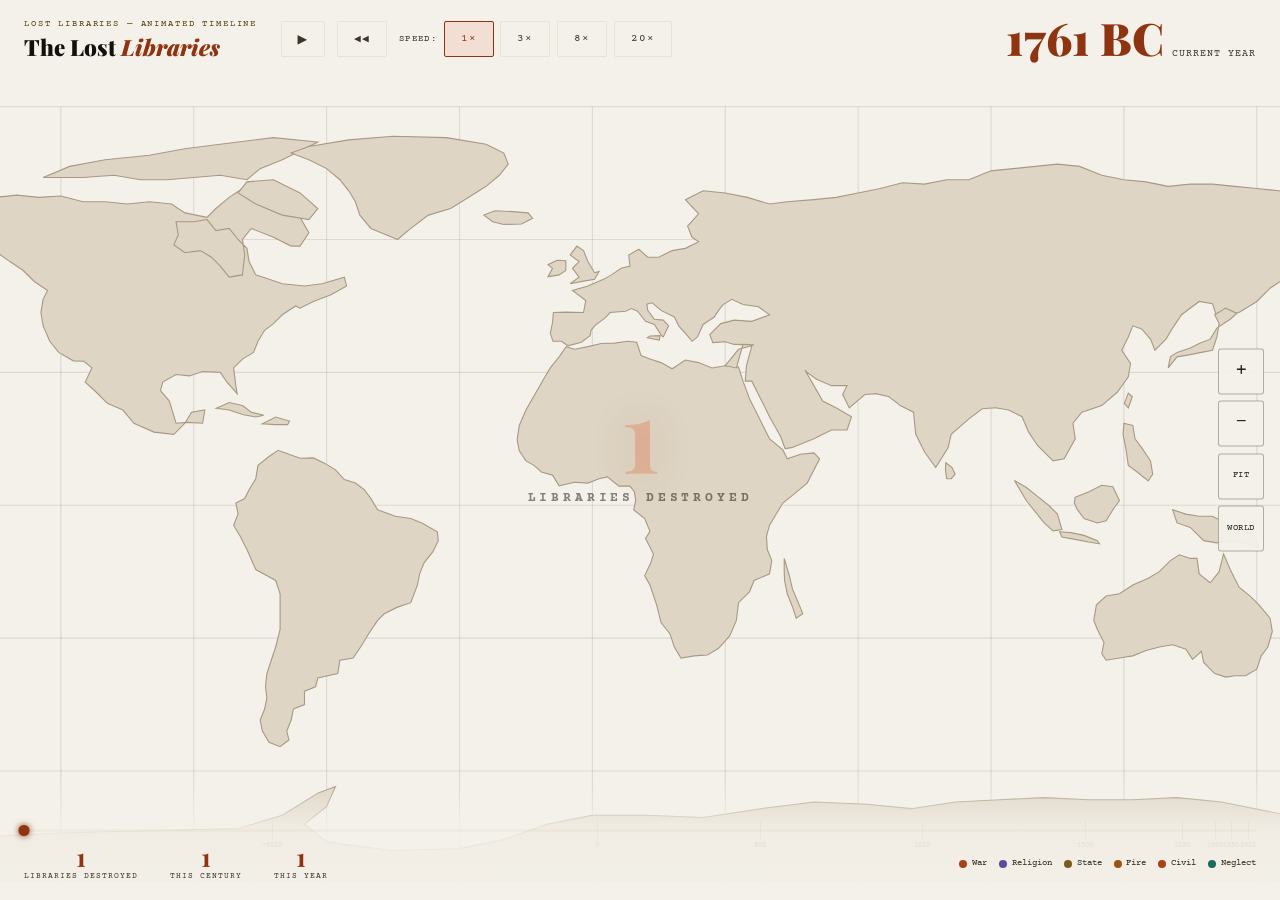
<file: map.html>
<!DOCTYPE html>
<html lang="en">
<head>
  <meta charset="UTF-8">
  <meta name="viewport" content="width=device-width, initial-scale=1.0">
  <title>The Lost Libraries — Animated Timeline of Erasure</title>
  <!-- Favicon. One SVG; every browser in current use reads it. -->
  <link rel="icon" href="favicon.svg" type="image/svg+xml">
  <meta name="theme-color" content="#f4f1ea">
  <meta name="description" content="Year-by-year animated sweep of 108 library destructions across 3,785 years.">
  <link rel="stylesheet" href="style.css">
  <link href="https://fonts.googleapis.com/css2?family=Playfair+Display:ital,wght@0,400;0,700;0,900;1,400&family=Crimson+Pro:ital,wght@0,300;0,400&family=Courier+Prime:wght@400;700&display=swap" rel="stylesheet">
  <style>
    *{margin:0;padding:0;box-sizing:border-box}
    html,body{height:100%;overflow:hidden;background:var(--ink)}
    body{font-family:'Crimson Pro',Georgia,serif;color:var(--parch)}

    /* SVG MAP */
    #stage{position:absolute;inset:0;display:flex;flex-direction:column}
    #map-svg{flex:1;display:block;width:100%}

    /* GRATICULE + LAND */
    .land{fill:#ded5c4;stroke:#a89a82;stroke-width:1.4}
    .graticule{fill:none;stroke:rgba(18,15,12,0.10);stroke-width:1.4}
    .border{fill:none;stroke:#2a2030;stroke-width:0.4}

    /* PARTICLES */
    .lib-dot{
      cursor:pointer;
      transition:r 0.3s ease;
    }
    .lib-dot:hover{filter:brightness(1.5)}
    .lib-ring{
      fill:none; pointer-events:none;
      animation:ringOut 1.2s ease-out forwards;
    }
    @keyframes ringOut{
      from{r:0;opacity:.9;stroke-width:8}
      to{r:60;opacity:0;stroke-width:1.5}
    }
    .lib-flash{
      pointer-events:none;
      animation:flash 0.8s ease-out forwards;
    }
    @keyframes flash{
      0%{r:34;opacity:1}
      100%{r:0;opacity:0}
    }

    /* YEAR DISPLAY */
    #year-display{
      position:absolute;
      left:50%;transform:translateX(-50%);
      top:50%;margin-top:-4rem;
      font-family:'Playfair Display',serif;
      font-size:clamp(3rem,8vw,7rem);
      font-weight:900;
      color:rgba(224,85,32,0.34);
      text-shadow:0 0 40px rgba(168,64,26,.18);
      pointer-events:none;
      white-space:nowrap;
      transition:color 0.3s;
      z-index:1;
      display:flex;flex-direction:column;align-items:center;line-height:.9;
    }

    #yd-lbl{
      font-family:'Courier Prime',monospace;
      font-size:clamp(.62rem,2vw,.8rem);
      letter-spacing:.3em;text-transform:uppercase;
      color:rgba(18,15,12,.5);
      margin-top:.9rem;white-space:nowrap;
    }

    /* ON-MAP LABELS */
    .lib-label{
      font-family:'Crimson Pro',Georgia,serif;
      fill:#120f0c;paint-order:stroke;
      stroke:rgba(251,248,242,.9);stroke-linejoin:round;
      pointer-events:none;
      animation:lblIn .35s ease-out, lblOut .7s 1.9s ease-in forwards;
    }
    @keyframes lblIn{from{opacity:0}to{opacity:1}}
    @keyframes lblOut{to{opacity:0}}
    @media(prefers-reduced-motion:reduce){.lib-label{animation:none;opacity:1}}

    /* TOP HUD */
    #hud{
      position:absolute;top:0;left:0;right:0;z-index:10;
      background:linear-gradient(180deg,rgba(244,241,234,0.96) 0%,rgba(244,241,234,0.85) 70%,transparent 100%);
      padding:1rem 1.5rem 3rem;
      display:flex;align-items:flex-start;gap:1.5rem;flex-wrap:wrap;
    }
    #hud-title{flex-shrink:0}
    #hud-title h1{
      font-family:'Playfair Display',serif;
      font-size:clamp(0.95rem,2.2vw,1.4rem);
      font-weight:900;color:var(--parch);line-height:1.1;
    }
    #hud-title h1 em{font-style:italic;color:var(--ember)}
    #hud-title p{
      font-family:'Courier Prime',monospace;
      font-size:0.58rem;letter-spacing:0.2em;
      color:var(--gold);text-transform:uppercase;margin-bottom:0.15rem;
    }

    /* CONTROLS */
    #controls{display:flex;align-items:center;gap:0.75rem;flex-wrap:wrap;margin-top:0.3rem}
    .ctrl-btn{
      font-family:'Courier Prime',monospace;
      font-size:0.7rem;letter-spacing:0.1em;text-transform:uppercase;
      padding:0.4rem 1rem;border:1px solid rgba(201,185,154,0.25);
      background:rgba(244,241,234,0.85);color:var(--smoke);
      cursor:pointer;border-radius:2px;transition:all 0.2s;
      min-width:44px;min-height:36px;
    }
    .ctrl-btn:hover,.ctrl-btn.active{border-color:var(--ember);color:var(--ember);background:rgba(224,85,32,0.12)}
    .ctrl-btn:focus-visible{outline:2px solid var(--gold);outline-offset:2px}
    .ctrl-btn#btn-play{font-size:1rem;padding:0.3rem 0.9rem}

    .speed-group{display:flex;align-items:center;gap:0.4rem}
    .speed-label{font-family:'Courier Prime',monospace;font-size:0.58rem;letter-spacing:0.15em;text-transform:uppercase;color:var(--smoke)}

    /* YEAR COUNTER HUD */
    #year-hud{display:flex;align-items:baseline;gap:0.5rem;margin-left:auto}
    #year-now{
      font-family:'Playfair Display',serif;
      font-size:clamp(1.5rem,4vw,2.8rem);font-weight:900;
      color:var(--ember);line-height:1;
    }
    #year-label{
      font-family:'Courier Prime',monospace;
      font-size:0.6rem;letter-spacing:0.1em;
      text-transform:uppercase;color:var(--smoke);
    }

    /* BOTTOM HUD */
    #bottom{
      position:absolute;bottom:0;left:0;right:0;z-index:10;
      background:linear-gradient(0deg,rgba(244,241,234,0.97) 0%,rgba(244,241,234,0.85) 60%,transparent 100%);
      padding:3rem 1.5rem 1rem;
    }

    /* PROGRESS TIMELINE */
    #progress-wrap{position:relative;margin-bottom:0.75rem}
    #progress-track{
      height:3px;background:rgba(201,185,154,0.12);
      border-radius:2px;position:relative;cursor:pointer;
    }
    #progress-fill{
      height:100%;background:linear-gradient(90deg,var(--ember),var(--gold));
      border-radius:2px;width:0%;transition:width 0.1s linear;pointer-events:none;
    }
    #scrubber{
      position:absolute;top:-4px;
      width:11px;height:11px;background:var(--ember);
      border-radius:50%;transform:translateX(-50%);
      cursor:grab;transition:left 0.1s linear;
      box-shadow:0 0 6px var(--ember);
    }
    #scrubber:active{cursor:grabbing}

    /* ERA MARKERS */
    .era-tick{
      position:absolute;top:-8px;width:1px;height:19px;
      background:rgba(201,185,154,0.15);pointer-events:none;
    }
    .era-tick-label{
      position:absolute;top:10px;
      font-family:'Courier Prime',monospace;font-size:0.45rem;
      color:rgba(201,185,154,0.35);text-transform:uppercase;
      transform:translateX(-50%);white-space:nowrap;pointer-events:none;
    }

    /* STATS ROW */
    #stats-row{display:flex;gap:2rem;align-items:center;flex-wrap:wrap}
    .sstat{text-align:center}
    .sstat-n{
      font-family:'Playfair Display',serif;font-size:1.6rem;
      font-weight:700;color:var(--ember);line-height:1;
    }
    .sstat-l{
      font-family:'Courier Prime',monospace;font-size:0.52rem;
      letter-spacing:0.12em;text-transform:uppercase;color:var(--smoke);
    }

    /* LEGEND */
    #legend{
      display:flex;gap:0.75rem;flex-wrap:wrap;margin-left:auto;align-items:center;
    }
    .leg-item{display:flex;align-items:center;gap:0.3rem}
    .leg-dot{width:8px;height:8px;border-radius:50%;flex-shrink:0}
    .leg-lbl{font-family:'Courier Prime',monospace;font-size:0.55rem;color:var(--aged)}

    #zoomctl{position:absolute;right:1rem;top:50%;transform:translateY(-50%);z-index:12;
      display:flex;flex-direction:column;gap:.4rem}
    .zbtn{width:46px;height:46px;border:1px solid rgba(18,15,12,.3);
      background:rgba(244,241,234,.94);color:var(--aged);font-size:1.3rem;line-height:1;
      cursor:pointer;border-radius:3px;display:flex;align-items:center;justify-content:center;
      font-family:'Courier Prime',monospace;
      -webkit-tap-highlight-color:transparent;touch-action:manipulation}
    .zbtn:hover,.zbtn:active{border-color:var(--ember);color:var(--ember);background:rgba(168,64,26,.12)}
    .zbtn:focus-visible{outline:3px solid var(--gold);outline-offset:2px}
    .zbtn.sm{font-size:.56rem;letter-spacing:.06em}
    @media(max-width:600px){#zoomctl{right:.6rem;gap:.3rem}.zbtn{width:42px;height:42px}}

    /* TOOLTIP */
    #tooltip{
      position:absolute;z-index:20;pointer-events:none;
      background:rgba(251,248,242,0.97);border:1px solid rgba(201,185,154,0.2);
      padding:0.5rem 0.8rem;max-width:220px;display:none;
    }
    .tt-name{font-family:'Playfair Display',serif;font-size:0.9rem;color:var(--parch);margin-bottom:0.15rem}
    .tt-loc{font-family:'Courier Prime',monospace;font-size:0.6rem;color:var(--smoke)}

    /* FLASH LOG */
    #flash-log{
      position:absolute;right:1.5rem;top:6rem;z-index:10;
      display:flex;flex-direction:column;gap:0.3rem;
      max-width:200px;pointer-events:none;
    }
    .log-entry{
      font-family:'Courier Prime',monospace;font-size:0.6rem;
      color:var(--parch);background:rgba(244,241,234,0.9);
      border-left:2px solid var(--ember);padding:0.2rem 0.5rem;
      animation:logIn 0.3s ease forwards, logOut 0.5s 3s ease forwards;
      white-space:nowrap;overflow:hidden;text-overflow:ellipsis;
    }
    @keyframes logIn{from{opacity:0;transform:translateX(10px)}to{opacity:1;transform:none}}
    @keyframes logOut{to{opacity:0;height:0;padding:0;margin:0}}

    @media(max-width:600px){
      #hud{padding:0.75rem 1rem 2.5rem}
      #bottom{padding:2.5rem 1rem 0.75rem}
      #flash-log{display:none}
      #legend{display:none}
    }
  </style>
</head>
<body>
<a href="#controls" style="position:absolute;top:-100px;left:1rem;background:#ffd040;color:#000;padding:0.5rem 1rem;z-index:9999;text-decoration:none;border-radius:0 0 4px 4px;font-family:'Courier Prime',monospace;font-weight:700;font-size:0.8rem" onfocus="this.style.top='0'" onblur="this.style.top='-100px'">Skip to controls</a>

<div id="stage">
  <svg id="map-svg" viewBox="0 0 2000 1000" preserveAspectRatio="xMidYMid slice"
       role="img" aria-label="Animated world map showing library destructions over time">
    <defs>
      <filter id="glow">
        <feGaussianBlur stdDeviation="2.5" result="blur"/>
        <feComposite in="SourceGraphic" in2="blur" operator="over"/>
      </filter>
      <radialGradient id="pulseGrad" cx="50%" cy="50%" r="50%">
        <stop offset="0%" stop-color="#e05520" stop-opacity="0.4"/>
        <stop offset="100%" stop-color="#e05520" stop-opacity="0"/>
      </radialGradient>
    </defs>
    <!-- World map paths drawn with equirectangular projection, simplified -->
    <g id="countries"></g>
    <g id="dots-layer"></g>
    <g id="anim-layer"></g>
  </svg>
</div>

<div id="year-display" aria-hidden="true"><b id="yd-num">0</b><span id="yd-lbl">libraries destroyed</span></div>

<div id="hud">
  <div id="hud-title">
    <p>Lost Libraries &mdash; Animated Timeline</p>
    <h1>The Lost <em>Libraries</em></h1>
  </div>
  <div style="flex:1">
    <div id="controls" role="toolbar" aria-label="Playback controls">
      <button class="ctrl-btn" id="btn-play" aria-label="Play animation" aria-pressed="false">&#9654;</button>
      <button class="ctrl-btn" id="btn-reset" aria-label="Reset to beginning">&#9664;&#9664;</button>
      <div class="speed-group" role="group" aria-label="Playback speed">
        <span class="speed-label">Speed:</span>
        <button class="ctrl-btn active" data-speed="1" aria-pressed="true">1×</button>
        <button class="ctrl-btn" data-speed="3" aria-pressed="false">3×</button>
        <button class="ctrl-btn" data-speed="8" aria-pressed="false">8×</button>
        <button class="ctrl-btn" data-speed="20" aria-pressed="false">20×</button>
      </div>
    </div>
  </div>
  <div id="year-hud">
    <div id="year-now" aria-live="polite" aria-atomic="true">1761 BC</div>
    <div id="year-label">Current year</div>
  </div>
</div>

<div id="zoomctl" role="group" aria-label="Map zoom">
  <button class="zbtn" id="z-in"    aria-label="Zoom in">+</button>
  <button class="zbtn" id="z-out"   aria-label="Zoom out">&minus;</button>
  <button class="zbtn sm" id="z-fit" aria-label="Fit to records">FIT</button>
  <button class="zbtn sm" id="z-all" aria-label="Show whole world">WORLD</button>
</div>

<div id="flash-log" aria-live="polite" aria-label="Recently destroyed libraries"></div>
<div id="tooltip" role="tooltip"><div class="tt-name" id="tt-name"></div><div class="tt-loc" id="tt-loc"></div></div>

<div id="bottom">
  <div id="progress-wrap">
    <div id="progress-track" role="slider" aria-label="Timeline position" aria-valuemin="0" aria-valuemax="100" aria-valuenow="0" tabindex="0">
      <div id="progress-fill"></div>
      <div id="scrubber"></div>
    </div>
  </div>
  <div id="stats-row">
    <div class="sstat"><div class="sstat-n" id="cnt-total">0</div><div class="sstat-l">Libraries Destroyed</div></div>
    <div class="sstat"><div class="sstat-n" id="cnt-century">0</div><div class="sstat-l">This Century</div></div>
    <div class="sstat"><div class="sstat-n" id="cnt-year">—</div><div class="sstat-l">This Year</div></div>
    <div id="legend">
      <div class="leg-item"><div class="leg-dot" style="background:#a8401a"></div><div class="leg-lbl">War</div></div>
      <div class="leg-item"><div class="leg-dot" style="background:#5b4a9e"></div><div class="leg-lbl">Religion</div></div>
      <div class="leg-item"><div class="leg-dot" style="background:#7a5a1e"></div><div class="leg-lbl">State</div></div>
      <div class="leg-item"><div class="leg-dot" style="background:#9c5416"></div><div class="leg-lbl">Fire</div></div>
      <div class="leg-item"><div class="leg-dot" style="background:#a8401a"></div><div class="leg-lbl">Civil</div></div>
      <div class="leg-item"><div class="leg-dot" style="background:#1e6b55"></div><div class="leg-lbl">Neglect</div></div>
    </div>
  </div>
</div>

<script src="data.js"></script>
<script>
'use strict';

/* data.js supplies CAUSES; this page was written against a flat
   colour map, so derive one rather than rewrite every reference. */
var CAUSE_COLORS = {};
Object.keys(CAUSES).forEach(function(k){ CAUSE_COLORS[k] = CAUSES[k].color; });


// Sort by year
LIBRARIES.sort(function(a,b){return a.year - b.year;});

var MIN_YEAR = -1761;
var MAX_YEAR = 2026;
var TOTAL_SPAN = MAX_YEAR - MIN_YEAR;

// Equirectangular projection
var SVG_W = 2000, SVG_H = 1000;
/* Markers are drawn in SVG units, so a fixed radius shrinks as you zoom out.
   Scale it with the viewBox instead: constant size on screen at any zoom. */
var DOT_K = 0.018;
function viewW(){
  var svg=document.getElementById('map-svg');
  var vb=(svg&&svg.getAttribute('viewBox')||'0 0 2000 1000').split(' ').map(Number);
  return vb[2]||2000;
}
function dotR(){ return viewW()*DOT_K; }
function rescaleDots(){
  var r=dotR(), kids=dotsLayer?dotsLayer.children:null;
  if(!kids) return;
  for(var i=0;i<kids.length;i++){
    kids[i].setAttribute('r', r);
    kids[i].setAttribute('stroke-width', r*0.28);
  }
}

/* The old view letterboxed the whole 2:1 world into a tall phone, leaving
   the map at a quarter of the screen height. Fit to where the data actually
   is, and on tall screens fill vertically instead of fitting horizontally. */
function fitView(){
  var svg = document.getElementById('map-svg');
  var r = svg.getBoundingClientRect();
  if (!r.width || !r.height) return;
  var aspect = r.width / r.height;

  var xs = LIBRARIES.map(function(d){ return project(d.lat,d.lon).x; });
  var ys = LIBRARIES.map(function(d){ return project(d.lat,d.lon).y; });
  var x0 = Math.min.apply(null,xs), x1 = Math.max.apply(null,xs);
  var y0 = Math.min.apply(null,ys), y1 = Math.max.apply(null,ys);
  var padX = (x1-x0)*0.06, padY = (y1-y0)*0.18;
  x0-=padX; x1+=padX; y0-=padY; y1+=padY;

  var bw = x1-x0, bh = y1-y0, w, hgt;
  /* Fit the whole data range at every aspect. Dots hold their screen size,
     so zooming out costs nothing in legibility. */
  w = bw; hgt = bw/aspect;
  if (hgt < bh){ hgt = bh; w = bh*aspect; }
  var cx = (x0+x1)/2, cy = (y0+y1)/2;
  svg.setAttribute('viewBox', (cx-w/2)+' '+(cy-hgt/2)+' '+w+' '+hgt);
  rescaleDots();
}
window.addEventListener('resize', fitView);

/* Zoom: scale the viewBox about its own centre. */
function zoomBy(f){
  var svg=document.getElementById('map-svg');
  var vb=(svg.getAttribute('viewBox')||'0 0 2000 1000').split(' ').map(Number);
  var cx=vb[0]+vb[2]/2, cy=vb[1]+vb[3]/2;
  var w=vb[2]/f, h=vb[3]/f;
  if (w < 120 || w > 5200) return;          /* sane limits */
  svg.setAttribute('viewBox',(cx-w/2)+' '+(cy-h/2)+' '+w+' '+h);
  rescaleDots();
}
function fitWorld(){
  var svg=document.getElementById('map-svg');
  var r=svg.getBoundingClientRect();
  var aspect=(r.width&&r.height)?r.width/r.height:2;
  var w=SVG_W, h=SVG_W/aspect;
  if (h < SVG_H){ h=SVG_H; w=SVG_H*aspect; }
  svg.setAttribute('viewBox',((SVG_W-w)/2)+' '+((SVG_H-h)/2)+' '+w+' '+h);
  rescaleDots();
}
function project(lat, lon) {
  var x = (lon + 180) / 360 * SVG_W;
  var y = (90 - lat) / 180 * SVG_H;
  return { x: x, y: y };
}

// Draw simplified world map using Natural Earth-style paths
var svgNS = 'http://www.w3.org/2000/svg';
var countriesG = document.getElementById('countries');

// Simple graticule
function drawGraticule() {
  for (var lon = -180; lon <= 180; lon += 30) {
    var el = document.createElementNS(svgNS, 'line');
    var x = (lon + 180) / 360 * SVG_W;
    el.setAttribute('x1', x); el.setAttribute('y1', 0);
    el.setAttribute('x2', x); el.setAttribute('y2', SVG_H);
    el.setAttribute('class', 'graticule');
    countriesG.appendChild(el);
  }
  for (var lat = -90; lat <= 90; lat += 30) {
    var el2 = document.createElementNS(svgNS, 'line');
    var y = (90 - lat) / 180 * SVG_H;
    el2.setAttribute('x1', 0); el2.setAttribute('y1', y);
    el2.setAttribute('x2', SVG_W); el2.setAttribute('y2', y);
    el2.setAttribute('class', 'graticule');
    countriesG.appendChild(el2);
  }
}
drawGraticule();

// Continent blobs (simplified polygons — rough shapes for atmosphere)
var COASTLINES = [
  "M905.6 417.8L908.3 431.7L916.7 444.4L926.7 450.0L936.1 458.3L950.0 462.2L958.3 475.6L977.8 471.1L994.4 472.2L1008.3 466.7L1018.9 464.4L1033.3 476.1L1047.2 476.1L1052.8 483.3L1054.4 494.4L1051.7 505.6L1065.6 516.7L1072.2 532.8L1066.7 541.7L1076.7 561.1L1073.3 572.2L1065.6 588.3L1072.2 600.0L1080.6 625.0L1086.1 647.2L1097.2 661.1L1102.8 677.8L1111.1 691.7L1127.8 688.9L1144.4 687.8L1158.3 679.4L1172.2 663.9L1180.6 644.4L1183.3 622.2L1197.2 608.3L1202.8 594.4L1222.2 586.1L1225.0 569.4L1219.4 555.6L1218.3 538.9L1222.2 525.0L1230.6 511.1L1238.9 497.2L1252.8 486.1L1269.4 472.2L1285.0 441.7L1277.8 434.4L1261.1 436.1L1244.4 441.7L1238.9 430.6L1222.2 416.7L1216.7 405.6L1205.6 383.3L1197.2 366.7L1188.9 344.4L1183.3 326.7L1166.7 325.0L1150.0 327.8L1133.3 321.1L1116.7 317.8L1100.0 328.9L1086.1 321.1L1072.2 316.7L1061.1 312.2L1055.6 295.6L1044.4 294.4L1027.8 296.7L1011.1 297.2L994.4 301.1L977.8 304.4L967.2 301.1L958.3 313.9L947.2 327.8L938.9 341.7L927.8 361.1L916.7 380.6L908.3 400.0L905.6 417.8Z",
  "M947.2 284.4L950.0 271.1L951.1 258.3L966.7 257.8L988.9 258.3L991.7 243.3L975.0 230.6L994.4 225.0L1013.9 216.7L1023.9 211.1L1036.1 202.8L1047.2 200.0L1045.6 186.1L1058.3 178.9L1069.4 188.9L1083.3 188.9L1100.0 180.6L1116.7 177.8L1133.3 169.4L1125.0 163.9L1119.4 150.0L1133.3 134.4L1116.7 116.7L1138.9 105.6L1166.7 108.3L1194.4 113.9L1222.2 122.2L1244.4 119.4L1277.8 116.7L1305.6 113.9L1333.3 108.3L1361.1 102.8L1388.9 95.6L1416.7 97.2L1444.4 91.7L1472.2 91.7L1500.0 80.6L1527.8 77.8L1555.6 75.0L1583.3 72.2L1611.1 75.0L1638.9 86.1L1666.7 91.7L1694.4 94.4L1722.2 100.0L1750.0 97.2L1777.8 97.2L1805.6 100.0L1833.3 102.8L1861.1 105.6L1888.9 111.1L1916.7 113.9L1944.4 112.2L1972.2 116.7L1997.2 130.6L1983.3 141.7L1955.6 152.8L1927.8 163.9L1905.6 177.8L1900.0 194.4L1877.8 208.3L1866.7 216.7L1850.0 227.8L1833.3 244.4L1811.1 258.3L1783.3 263.9L1777.8 247.2L1761.1 244.4L1738.9 261.1L1727.8 277.8L1719.4 291.7L1705.6 305.6L1700.0 291.7L1688.9 278.9L1677.8 275.0L1672.2 288.9L1663.9 305.6L1675.0 322.2L1672.2 338.9L1658.3 358.3L1638.9 375.0L1613.9 383.3L1602.8 397.2L1605.6 416.7L1591.7 441.7L1577.8 444.4L1558.3 425.0L1547.2 408.3L1538.9 388.9L1522.2 380.6L1505.6 377.8L1488.9 378.9L1472.2 391.7L1450.0 411.1L1446.1 427.8L1430.6 452.8L1416.7 433.3L1405.6 411.1L1402.8 383.3L1386.1 375.0L1372.2 363.9L1355.6 360.0L1341.7 361.1L1322.2 377.8L1313.9 361.1L1319.4 350.0L1300.0 350.0L1280.6 341.7L1269.4 333.3L1266.7 330.6L1277.8 350.0L1288.9 369.4L1305.6 377.8L1325.0 388.9L1319.4 405.6L1300.0 405.6L1277.8 416.7L1250.0 427.8L1241.7 428.9L1236.1 413.9L1222.2 388.9L1211.1 366.7L1200.0 344.4L1191.7 344.4L1193.3 325.0L1200.0 300.0L1183.3 304.4L1166.7 325.0L1180.6 327.8L1188.9 298.3L1202.8 298.9L1177.8 298.3L1166.7 295.0L1151.1 296.1L1147.2 286.1L1161.1 272.2L1177.8 267.8L1200.0 269.4L1222.2 261.1L1208.3 251.1L1188.9 248.3L1175.0 241.7L1163.9 248.3L1158.3 255.6L1152.8 263.9L1138.9 273.3L1131.7 288.9L1125.0 294.4L1116.7 284.4L1108.3 275.0L1102.8 263.9L1086.1 255.6L1075.0 246.1L1068.3 247.8L1069.4 255.6L1077.8 266.7L1088.9 267.8L1095.6 275.0L1088.9 288.9L1086.7 287.2L1077.8 273.3L1066.7 269.4L1056.7 256.7L1048.9 253.3L1041.7 256.7L1022.2 258.3L1016.7 264.4L1002.8 275.0L998.3 280.6L997.2 287.2L986.1 295.6L969.4 300.0L961.1 294.4L950.6 294.4L947.2 284.4Z",
  "M66.7 135.0L77.8 122.2L100.0 110.0L130.6 103.9L166.7 108.3L194.4 111.1L216.7 113.3L250.0 113.9L277.8 111.1L305.6 113.9L333.3 112.2L361.1 119.4L388.9 119.4L416.7 122.2L444.4 119.4L472.2 122.2L488.9 133.3L516.7 138.9L527.8 127.8L544.4 113.9L561.1 102.8L583.3 97.2L605.6 105.6L622.2 122.2L633.3 138.9L644.4 158.3L633.3 175.0L622.2 175.0L600.0 163.9L572.2 152.8L561.1 166.7L563.9 186.1L561.1 211.1L544.4 213.9L533.3 200.0L522.2 188.9L508.3 180.6L488.9 183.3L475.0 173.3L480.6 161.1L477.8 144.4L500.0 144.4L516.7 141.7L527.8 155.6L544.4 152.8L555.6 166.7L566.7 177.8L569.4 194.4L577.8 211.1L611.1 222.2L638.9 225.0L661.1 222.2L688.9 213.9L691.7 225.0L672.2 236.1L650.0 244.4L633.3 252.8L627.8 250.0L611.1 261.1L600.0 272.2L588.9 280.6L580.6 294.4L575.0 308.3L561.1 316.7L550.0 327.8L552.8 350.0L554.4 360.0L541.7 345.6L533.3 333.3L511.1 332.2L494.4 337.8L477.8 336.1L461.1 345.6L458.3 356.1L469.4 369.4L477.8 397.2L491.7 396.1L511.1 397.2L513.9 380.6L497.2 383.3L488.9 397.2L475.0 411.1L450.0 408.3L425.0 397.2L411.1 380.6L391.7 372.2L377.8 358.3L363.9 345.6L372.2 327.8L362.2 319.4L348.9 318.9L330.6 308.3L319.4 294.4L311.1 275.0L308.3 258.3L311.1 241.7L316.7 230.6L300.0 219.4L286.1 205.6L269.4 194.4L250.0 180.6L227.8 169.4L200.0 166.7L177.8 163.9L161.1 172.2L144.4 180.6L122.2 188.9L100.0 194.4L83.3 197.2L88.9 183.3L105.6 175.0L97.2 163.9L83.3 161.1L77.8 147.2L66.7 135.0Z",
  "M311.1 88.9L344.4 75.0L388.9 66.7L444.4 61.1L488.9 52.8L533.3 47.2L600.0 38.9L655.6 44.4L633.3 55.6L611.1 66.7L583.3 77.8L566.7 91.7L533.3 86.1L500.0 88.9L466.7 91.7L433.3 91.7L400.0 86.1L361.1 88.9L311.1 88.9Z",
  "M566.7 94.4L600.0 91.7L633.3 108.3L655.6 127.8L644.4 141.7L611.1 136.1L577.8 122.2L555.6 108.3L566.7 94.4Z",
  "M550.0 525.0L555.6 511.1L552.8 497.2L563.9 491.7L569.4 480.6L577.8 466.7L580.6 450.0L594.4 438.9L605.6 431.1L619.4 436.1L633.3 441.1L650.0 440.6L663.9 447.2L677.8 455.6L688.9 467.8L702.8 472.2L713.9 480.6L722.2 491.7L730.6 505.6L752.8 513.9L772.2 516.7L786.1 522.2L805.6 533.3L806.7 544.4L800.0 558.3L788.9 572.2L783.3 586.1L780.6 600.0L772.2 622.2L755.6 627.8L738.9 636.1L730.6 644.4L719.4 661.1L711.1 675.0L700.0 691.7L683.3 694.4L680.6 711.1L655.6 716.7L652.8 727.8L638.9 733.3L638.9 750.0L625.0 755.6L622.2 769.4L616.7 783.3L619.4 794.4L608.3 802.8L594.4 797.2L586.1 783.3L583.3 769.4L588.9 755.6L591.7 741.7L590.0 727.8L591.7 711.1L597.2 694.4L602.8 677.8L608.3 655.6L608.3 633.3L608.3 611.1L602.8 594.4L577.8 580.6L566.7 555.6L558.3 538.9L550.0 525.0Z",
  "M1628.9 644.4L1632.2 625.0L1644.4 613.9L1661.1 611.1L1677.8 600.0L1697.2 591.7L1711.1 583.3L1725.0 569.4L1736.1 562.2L1750.0 566.7L1758.3 566.7L1761.1 586.1L1775.0 597.2L1786.1 583.3L1791.7 561.1L1800.0 580.6L1811.1 602.8L1825.0 613.9L1836.1 625.0L1850.0 641.7L1852.8 658.3L1847.2 677.8L1838.9 688.9L1833.3 705.6L1819.4 713.9L1805.6 713.9L1794.4 715.6L1780.6 711.1L1766.7 697.2L1763.9 683.3L1752.8 693.3L1744.4 680.6L1727.8 675.0L1711.1 677.8L1694.4 682.2L1677.8 688.9L1661.1 691.7L1644.4 694.4L1638.9 686.1L1641.7 672.2L1633.3 655.6L1628.9 644.4Z",
  "M0.0 933.3L111.1 936.1L222.2 916.7L333.3 911.1L444.4 908.3L555.6 905.6L611.1 888.9L655.6 861.1L677.8 852.8L666.7 877.8L638.9 900.0L666.7 922.2L750.0 933.3L833.3 930.6L888.9 919.4L944.4 900.0L1000.0 888.9L1066.7 888.9L1138.9 891.7L1211.1 880.6L1277.8 872.2L1344.4 875.0L1400.0 880.6L1455.6 872.2L1511.1 869.4L1566.7 866.7L1622.2 869.4L1677.8 869.4L1733.3 866.7L1788.9 872.2L1844.4 883.3L1900.0 894.4L1944.4 905.6L2000.0 933.3L2000.0 972.2L0.0 972.2L0.0 933.3Z",
  "M755.6 166.7L722.2 152.8L708.3 136.1L702.8 119.4L694.4 105.6L683.3 91.7L666.7 77.8L644.4 66.7L622.2 58.3L644.4 50.0L694.4 41.7L750.0 37.2L816.7 38.9L866.7 47.2L888.9 58.3L894.4 72.2L883.3 86.1L866.7 100.0L844.4 113.9L822.2 127.8L794.4 136.1L772.2 152.8L755.6 166.7Z",
  "M1240.6 566.7L1247.2 588.9L1251.1 605.6L1258.3 622.2L1263.9 636.1L1255.6 641.7L1251.1 627.8L1244.4 611.1L1241.1 594.4L1240.6 583.3L1240.6 566.7Z",
  "M972.2 222.2L983.3 213.9L975.0 202.8L983.3 194.4L972.2 186.1L980.6 175.0L988.9 180.6L994.4 194.4L1002.8 208.3L1008.3 206.7L1002.8 216.7L988.9 218.9L972.2 222.2Z",
  "M944.4 213.3L950.0 202.8L944.4 198.3L955.6 192.8L966.7 193.3L966.7 205.6L958.3 211.1L944.4 213.3Z",
  "M1722.2 327.8L1733.3 313.9L1750.0 311.1L1763.9 308.3L1777.8 305.6L1783.3 288.9L1786.1 272.2L1780.6 261.1L1794.4 252.8L1808.3 259.4L1800.0 266.7L1783.3 277.8L1775.0 291.7L1761.1 297.2L1750.0 302.8L1733.3 308.3L1725.0 313.9L1722.2 327.8Z",
  "M1958.3 691.7L1969.4 700.0L1983.3 711.1L1991.7 719.4L1983.3 722.2L1972.2 730.6L1961.1 727.8L1955.6 725.0L1950.0 733.3L1938.9 744.4L1927.8 755.6L1936.1 760.0L1947.2 752.8L1961.1 738.9L1966.7 727.8L1961.1 716.7L1958.3 691.7Z",
  "M1529.4 468.9L1544.4 477.8L1558.3 488.9L1572.2 500.0L1583.3 511.1L1588.9 530.6L1577.8 532.2L1566.7 522.2L1555.6 508.3L1544.4 494.4L1529.4 468.9Z",
  "M1605.6 490.0L1622.2 483.3L1638.9 475.0L1652.8 476.7L1661.1 494.4L1652.8 505.6L1644.4 519.4L1633.3 522.2L1616.7 516.7L1608.3 505.6L1604.4 497.2L1605.6 490.0Z",
  "M1586.1 533.3L1600.0 534.4L1616.7 537.8L1633.3 544.4L1636.1 548.3L1622.2 546.1L1605.6 542.8L1588.9 540.0L1586.1 533.3Z",
  "M1727.8 505.6L1744.4 511.1L1761.1 513.9L1777.8 513.9L1794.4 522.2L1811.1 530.6L1827.8 536.1L1836.1 552.8L1816.7 547.2L1800.0 544.4L1783.3 547.2L1766.7 544.4L1750.0 527.8L1733.3 522.2L1727.8 505.6Z",
  "M1666.7 397.2L1677.8 400.0L1680.6 416.7L1688.9 427.8L1700.0 444.4L1702.8 461.1L1697.2 469.4L1683.3 458.3L1672.2 450.0L1669.4 430.6L1665.6 411.1L1666.7 397.2Z",
  "M528.3 378.3L544.4 371.1L561.1 375.0L572.2 383.3L587.8 387.2L577.8 389.4L561.1 386.1L544.4 380.6L528.3 378.3Z",
  "M863.9 136.1L877.8 130.6L900.0 131.7L919.4 133.3L925.0 140.0L911.1 147.2L888.9 147.8L875.0 144.4L863.9 136.1Z",
  "M1443.3 446.7L1451.1 452.8L1455.0 461.1L1450.0 466.7L1444.4 466.7L1442.8 455.6L1443.3 446.7Z",
  "M1667.2 372.2L1672.2 359.4L1677.2 363.9L1672.2 377.8L1667.2 372.2Z",
  "M1068.9 290.0L1083.9 292.8L1085.0 287.2L1072.2 287.8L1068.9 290.0Z",
  "M586.1 397.8L602.8 389.4L620.0 394.4L617.8 398.9L602.2 398.9L586.1 397.8Z"
];

COASTLINES.forEach(function(d) {
  var path = document.createElementNS(svgNS, 'path');
  path.setAttribute('d', d);
  path.setAttribute('class', 'land');
  countriesG.appendChild(path);
});

// ANIMATION STATE
var currentYear = MIN_YEAR;
var isPlaying = false;
var speed = 1; // years per frame at 60fps => adjust
var animFrame = null;
var lastTimestamp = null;
var yearsPerSecond = 50; // base speed
var placedIds = {};

var dotsLayer = document.getElementById('dots-layer');
var animLayer = document.getElementById('anim-layer');
var yearDisplay = document.getElementById('year-display');
var yearNow = document.getElementById('year-now');
var cntTotal = document.getElementById('cnt-total');
var cntCentury = document.getElementById('cnt-century');
var cntYear = document.getElementById('cnt-year');
var progressFill = document.getElementById('progress-fill');
var scrubberEl = document.getElementById('scrubber');
var flashLog = document.getElementById('flash-log');

function yearToStr(y) {
  return y < 0 ? (Math.abs(y) + ' BC') : (y + ' AD');
}

function getPct(y) {
  return (y - MIN_YEAR) / TOTAL_SPAN * 100;
}

function placeLib(lib) {
  if (placedIds[lib.id]) return;
  placedIds[lib.id] = true;
  var p = project(lib.lat, lib.lon);
  var color = CAUSE_COLORS[lib.cause] || '#888';

  // Persistent dot
  var dot = document.createElementNS(svgNS, 'circle');
  dot.setAttribute('cx', p.x); dot.setAttribute('cy', p.y);
  var _r = dotR();
  dot.setAttribute('r', _r); dot.setAttribute('fill', color);
  dot.setAttribute('stroke', 'rgba(255,255,255,.45)');
  dot.setAttribute('stroke-width', _r*0.28);
  dot.setAttribute('fill-opacity', '0.95');
  dot.setAttribute('class', 'lib-dot');
  dot.setAttribute('tabindex', '0');
  dot.setAttribute('role', 'img');
  dot.setAttribute('aria-label', lib.name + ' — ' + yearToStr(lib.year));
  dotsLayer.appendChild(dot);

  // Burst ring animation
  var ring = document.createElementNS(svgNS, 'circle');
  ring.setAttribute('cx', p.x); ring.setAttribute('cy', p.y);
  ring.setAttribute('r', '0'); ring.setAttribute('fill', 'none');
  ring.setAttribute('stroke', color); ring.setAttribute('class', 'lib-ring');
  animLayer.appendChild(ring);

  // Flash fill
  var flash = document.createElementNS(svgNS, 'circle');
  flash.setAttribute('cx', p.x); flash.setAttribute('cy', p.y);
  flash.setAttribute('r', '0'); flash.setAttribute('fill', color);
  flash.setAttribute('class', 'lib-flash');
  animLayer.appendChild(flash);

  /* Name the library on the map as it ignites. Font is sized from the
     current viewBox so it stays readable at any zoom level. */
  var label = null;
  if (speed <= 8 && animLayer.childNodes.length < 14) {
    var vb = (document.getElementById('map-svg').getAttribute('viewBox')||'0 0 2000 1000').split(' ').map(Number);
    var fs = Math.max(9, vb[2] * 0.032);
    label = document.createElementNS(svgNS, 'text');
    label.setAttribute('x', p.x + _r * 1.9);
    label.setAttribute('y', p.y + fs * 0.34);
    label.setAttribute('class', 'lib-label');
    label.setAttribute('font-size', fs);
    label.setAttribute('stroke-width', fs * 0.18);
    if (p.x > vb[0] + vb[2] * 0.62) {           /* flip near the right edge */
      label.setAttribute('x', p.x - _r * 1.9);
      label.setAttribute('text-anchor', 'end');
    }
    label.textContent = lib.name;
    animLayer.appendChild(label);
  }

  setTimeout(function() {
    if (ring.parentNode) ring.parentNode.removeChild(ring);
    if (flash.parentNode) flash.parentNode.removeChild(flash);
    if (label && label.parentNode) label.parentNode.removeChild(label);
  }, 2700);

  // Flash log
  if (speed <= 3) {
    var entry = document.createElement('div');
    entry.className = 'log-entry';
    entry.style.borderColor = color;
    entry.textContent = yearToStr(lib.year) + ' — ' + lib.name;
    flashLog.insertBefore(entry, flashLog.firstChild);
    if (flashLog.children.length > 4) flashLog.removeChild(flashLog.lastChild);
    setTimeout(function(){ if(entry.parentNode) entry.parentNode.removeChild(entry); }, 4000);
  }
}

function updateStats() {
  var total = 0, inCentury = 0, inYear = 0;
  var currentCentury = Math.floor(currentYear / 100) * 100;
  LIBRARIES.forEach(function(lib) {
    if (lib.year <= currentYear) {
      total++;
      if (lib.year >= currentCentury && lib.year < currentCentury + 100) inCentury++;
      if (lib.year === Math.round(currentYear)) inYear++;
    }
  });
  cntTotal.textContent = total;
  var ydn = document.getElementById('yd-num');
  if (ydn) ydn.textContent = total;
  cntCentury.textContent = inCentury;
  cntYear.textContent = inYear > 0 ? inYear : '—';
}

function updateHUD() {
  var ys = yearToStr(Math.round(currentYear));
  yearNow.textContent = ys;   /* the year lives in the HUD, not the centre */
  var pct = getPct(currentYear);
  progressFill.style.width = pct + '%';
  scrubberEl.style.left = pct + '%';
  document.getElementById('progress-track').setAttribute('aria-valuenow', Math.round(pct));
  // Glow intensity based on recency
  var intensity = Math.min(0.46, 0.26 + (currentYear > 1900 ? 0.22 : 0));
  yearDisplay.style.color = 'rgba(224,85,32,' + intensity + ')';
}

function stepTo(targetYear) {
  LIBRARIES.forEach(function(lib) {
    if (lib.year <= targetYear && !placedIds[lib.id]) {
      placeLib(lib);
    }
  });
  currentYear = targetYear;
  updateHUD();
  updateStats();
}

function animate(timestamp) {
  if (!lastTimestamp) lastTimestamp = timestamp;
  var delta = (timestamp - lastTimestamp) / 1000; // seconds
  lastTimestamp = timestamp;
  var advance = yearsPerSecond * speed * delta;
  var nextYear = currentYear + advance;
  if (nextYear >= MAX_YEAR) {
    nextYear = MAX_YEAR;
    stepTo(nextYear);
    stopPlayback();
    return;
  }
  stepTo(nextYear);
  animFrame = requestAnimationFrame(animate);
}

function startPlayback() {
  if (currentYear >= MAX_YEAR) resetAll();
  isPlaying = true;
  lastTimestamp = null;
  document.getElementById('btn-play').textContent = '⏸';
  document.getElementById('btn-play').setAttribute('aria-pressed', 'true');
  document.getElementById('btn-play').setAttribute('aria-label', 'Pause animation');
  animFrame = requestAnimationFrame(animate);
}

function stopPlayback() {
  isPlaying = false;
  if (animFrame) { cancelAnimationFrame(animFrame); animFrame = null; }
  document.getElementById('btn-play').textContent = '▶';
  document.getElementById('btn-play').setAttribute('aria-pressed', 'false');
  document.getElementById('btn-play').setAttribute('aria-label', 'Play animation');
}

function resetAll() {
  stopPlayback();
  currentYear = MIN_YEAR;
  placedIds = {};
  while (dotsLayer.firstChild) dotsLayer.removeChild(dotsLayer.firstChild);
  while (animLayer.firstChild) animLayer.removeChild(animLayer.firstChild);
  while (flashLog.firstChild) flashLog.removeChild(flashLog.firstChild);
  updateHUD();
  updateStats();
}

// CONTROLS
document.getElementById('btn-play').addEventListener('click', function() {
  if (isPlaying) stopPlayback(); else startPlayback();
});
document.getElementById('btn-reset').addEventListener('click', resetAll);
document.querySelectorAll('[data-speed]').forEach(function(btn) {
  btn.addEventListener('click', function() {
    speed = parseFloat(btn.dataset.speed);
    document.querySelectorAll('[data-speed]').forEach(function(b) {
      b.classList.remove('active');
      b.setAttribute('aria-pressed', 'false');
    });
    btn.classList.add('active');
    btn.setAttribute('aria-pressed', 'true');
  });
});

// SCRUBBER
var isDragging = false;
function scrubTo(clientX) {
  var track = document.getElementById('progress-track');
  var rect = track.getBoundingClientRect();
  var pct = Math.max(0, Math.min(1, (clientX - rect.left) / rect.width));
  var targetYear = MIN_YEAR + pct * TOTAL_SPAN;
  // Place all libs up to this year
  placedIds = {};
  while (dotsLayer.firstChild) dotsLayer.removeChild(dotsLayer.firstChild);
  while (animLayer.firstChild) animLayer.removeChild(animLayer.firstChild);
  currentYear = MIN_YEAR;
  LIBRARIES.forEach(function(lib) {
    if (lib.year <= targetYear) placeLib(lib);
  });
  currentYear = targetYear;
  updateHUD();
  updateStats();
}
document.getElementById('progress-track').addEventListener('mousedown', function(e) {
  isDragging = true; stopPlayback(); scrubTo(e.clientX);
});
document.getElementById('progress-track').addEventListener('touchstart', function(e) {
  isDragging = true; stopPlayback(); scrubTo(e.touches[0].clientX);
}, {passive:true});
window.addEventListener('mousemove', function(e) { if (isDragging) scrubTo(e.clientX); });
window.addEventListener('touchmove', function(e) { if (isDragging) scrubTo(e.touches[0].clientX); }, {passive:true});
window.addEventListener('mouseup', function() { isDragging = false; });
window.addEventListener('touchend', function() { isDragging = false; });

// KEYBOARD on track
document.getElementById('progress-track').addEventListener('keydown', function(e) {
  var step = TOTAL_SPAN / 100;
  if (e.key === 'ArrowRight') stepTo(Math.min(MAX_YEAR, currentYear + step));
  if (e.key === 'ArrowLeft') stepTo(Math.max(MIN_YEAR, currentYear - step));
});

// SVG TOOLTIP
document.getElementById('map-svg').addEventListener('mousemove', function(e) {
  var target = e.target;
  if (target.classList.contains('lib-dot')) {
    // Find lib by position
    var cx = parseFloat(target.getAttribute('cx'));
    var cy = parseFloat(target.getAttribute('cy'));
    var found = null;
    LIBRARIES.forEach(function(lib) {
      var p = project(lib.lat, lib.lon);
      if (Math.abs(p.x - cx) < 1 && Math.abs(p.y - cy) < 1) found = lib;
    });
    if (found) {
      var tt = document.getElementById('tooltip');
      tt.style.display = 'block';
      tt.style.left = (e.pageX + 14) + 'px';
      tt.style.top  = (e.pageY - 30) + 'px';
      document.getElementById('tt-name').textContent = found.name;
      document.getElementById('tt-loc').textContent = found.loc + ' · ' + yearToStr(found.year);
    }
  } else {
    document.getElementById('tooltip').style.display = 'none';
  }
});

// ADD ERA TICK MARKS
var eras = [
  {year:-1000,label:'-1000'},{year:0,label:'0'},{year:500,label:'500'},
  {year:1000,label:'1000'},{year:1500,label:'1500'},{year:1800,label:'1800'},
  {year:1900,label:'1900'},{year:1950,label:'1950'},{year:2000,label:'2000'}
];
var track = document.getElementById('progress-track');
eras.forEach(function(e) {
  var pct = getPct(e.year);
  var tick = document.createElement('div');
  tick.className = 'era-tick';
  tick.style.left = pct + '%';
  track.appendChild(tick);
  var lbl = document.createElement('div');
  lbl.className = 'era-tick-label';
  lbl.style.left = pct + '%';
  lbl.textContent = e.label;
  track.appendChild(lbl);
});

// INIT
document.getElementById('z-in').onclick  = function(){ zoomBy(1.5); };
document.getElementById('z-out').onclick = function(){ zoomBy(1/1.5); };
document.getElementById('z-fit').onclick = fitView;
document.getElementById('z-all').onclick = fitWorld;

fitView();
updateHUD();
updateStats();
</script>
</body>
</html>
</file>
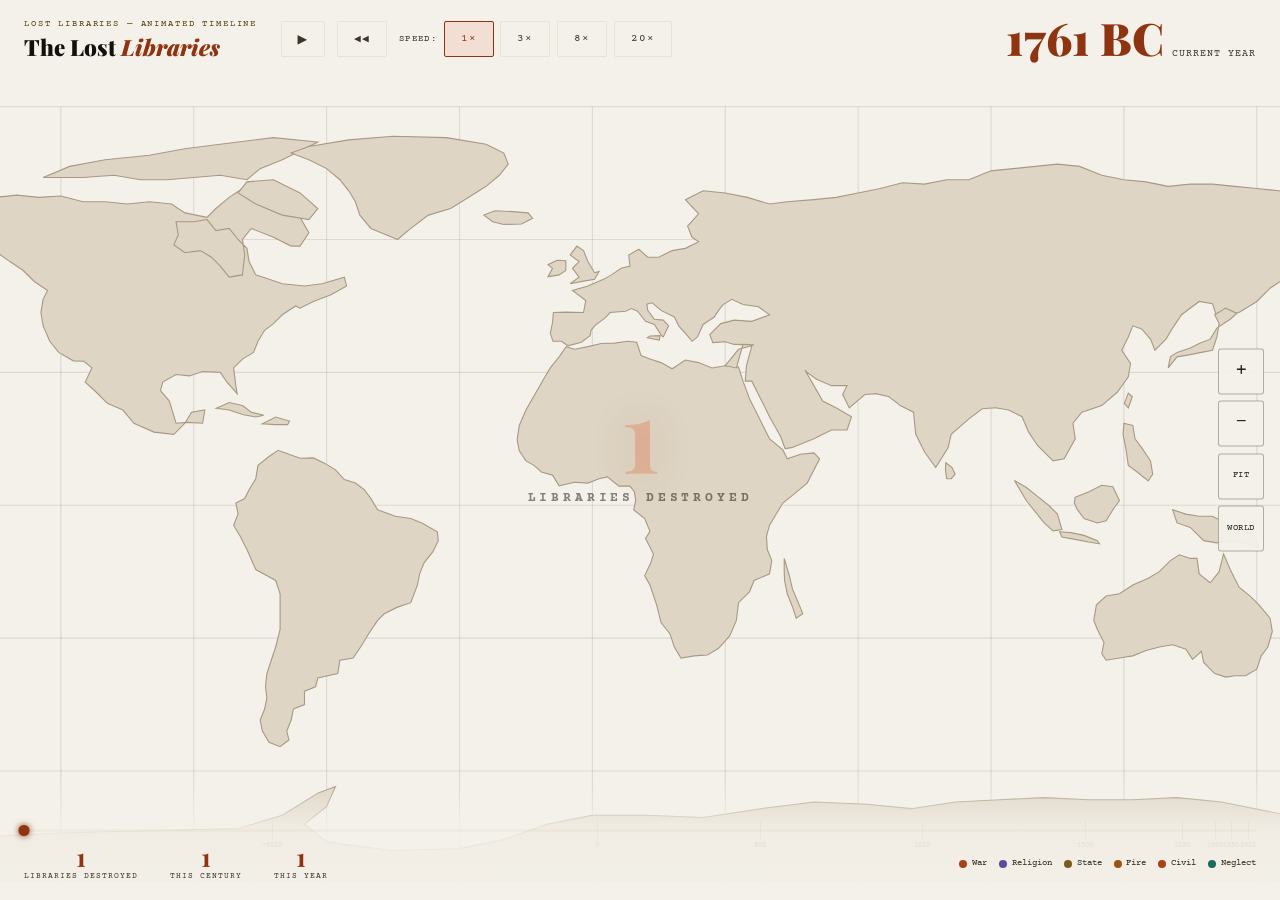
<file: timeline.html>
<!DOCTYPE html>
<html lang="en">
<head>
  <meta charset="UTF-8">
  <meta name="viewport" content="width=device-width, initial-scale=1.0">
  <title>The Lost Libraries — Animated Timeline of Erasure</title>
  <!-- Favicon. SVG for everything modern, PNG for the rest, and a
       180px version for an iOS home-screen bookmark. -->
  <link rel="icon" href="favicon.svg" type="image/svg+xml">
  <link rel="alternate icon" href="favicon-32.png" sizes="32x32" type="image/png">
  <link rel="apple-touch-icon" href="apple-touch-icon.png">
  <meta name="theme-color" content="#f4f1ea">
  <meta name="description" content="Year-by-year animated sweep of 108 library destructions across 3,785 years.">
  <link rel="stylesheet" href="style.css">
  <link href="https://fonts.googleapis.com/css2?family=Playfair+Display:ital,wght@0,400;0,700;0,900;1,400&family=Crimson+Pro:ital,wght@0,300;0,400&family=Courier+Prime:wght@400;700&display=swap" rel="stylesheet">
  <style>
    *{margin:0;padding:0;box-sizing:border-box}
    html,body{height:100%;overflow:hidden;background:var(--ink)}
    body{font-family:'Crimson Pro',Georgia,serif;color:var(--parch)}

    /* SVG MAP */
    #stage{position:absolute;inset:0;display:flex;flex-direction:column}
    #map-svg{flex:1;display:block;width:100%}

    /* GRATICULE + LAND */
    .land{fill:#ded5c4;stroke:#a89a82;stroke-width:1.4}
    .graticule{fill:none;stroke:rgba(18,15,12,0.10);stroke-width:1.4}
    .border{fill:none;stroke:#2a2030;stroke-width:0.4}

    /* PARTICLES */
    .lib-dot{
      cursor:pointer;
      transition:r 0.3s ease;
    }
    .lib-dot:hover{filter:brightness(1.5)}
    .lib-ring{
      fill:none; pointer-events:none;
      animation:ringOut 1.2s ease-out forwards;
    }
    @keyframes ringOut{
      from{r:0;opacity:.9;stroke-width:8}
      to{r:60;opacity:0;stroke-width:1.5}
    }
    .lib-flash{
      pointer-events:none;
      animation:flash 0.8s ease-out forwards;
    }
    @keyframes flash{
      0%{r:34;opacity:1}
      100%{r:0;opacity:0}
    }

    /* YEAR DISPLAY */
    #year-display{
      position:absolute;
      left:50%;transform:translateX(-50%);
      top:50%;margin-top:-4rem;
      font-family:'Playfair Display',serif;
      font-size:clamp(3rem,8vw,7rem);
      font-weight:900;
      color:rgba(224,85,32,0.34);
      text-shadow:0 0 40px rgba(168,64,26,.18);
      pointer-events:none;
      white-space:nowrap;
      transition:color 0.3s;
      z-index:1;
      display:flex;flex-direction:column;align-items:center;line-height:.9;
    }

    #yd-lbl{
      font-family:'Courier Prime',monospace;
      font-size:clamp(.62rem,2vw,.8rem);
      letter-spacing:.3em;text-transform:uppercase;
      color:rgba(18,15,12,.5);
      margin-top:.9rem;white-space:nowrap;
    }

    /* ON-MAP LABELS */
    .lib-label{
      font-family:'Crimson Pro',Georgia,serif;
      fill:#120f0c;paint-order:stroke;
      stroke:rgba(251,248,242,.9);stroke-linejoin:round;
      pointer-events:none;
      animation:lblIn .35s ease-out, lblOut .7s 1.9s ease-in forwards;
    }
    @keyframes lblIn{from{opacity:0}to{opacity:1}}
    @keyframes lblOut{to{opacity:0}}
    @media(prefers-reduced-motion:reduce){.lib-label{animation:none;opacity:1}}

    /* TOP HUD */
    #hud{
      position:absolute;top:0;left:0;right:0;z-index:10;
      background:linear-gradient(180deg,rgba(244,241,234,0.96) 0%,rgba(244,241,234,0.85) 70%,transparent 100%);
      padding:1rem 1.5rem 3rem;
      display:flex;align-items:flex-start;gap:1.5rem;flex-wrap:wrap;
    }
    #hud-title{flex-shrink:0}
    #hud-title h1{
      font-family:'Playfair Display',serif;
      font-size:clamp(0.95rem,2.2vw,1.4rem);
      font-weight:900;color:var(--parch);line-height:1.1;
    }
    #hud-title h1 em{font-style:italic;color:var(--ember)}
    #hud-title p{
      font-family:'Courier Prime',monospace;
      font-size:0.58rem;letter-spacing:0.2em;
      color:var(--gold);text-transform:uppercase;margin-bottom:0.15rem;
    }

    /* CONTROLS */
    #controls{display:flex;align-items:center;gap:0.75rem;flex-wrap:wrap;margin-top:0.3rem}
    .ctrl-btn{
      font-family:'Courier Prime',monospace;
      font-size:0.7rem;letter-spacing:0.1em;text-transform:uppercase;
      padding:0.4rem 1rem;border:1px solid rgba(201,185,154,0.25);
      background:rgba(244,241,234,0.85);color:var(--smoke);
      cursor:pointer;border-radius:2px;transition:all 0.2s;
      min-width:44px;min-height:36px;
    }
    .ctrl-btn:hover,.ctrl-btn.active{border-color:var(--ember);color:var(--ember);background:rgba(224,85,32,0.12)}
    .ctrl-btn:focus-visible{outline:2px solid var(--gold);outline-offset:2px}
    .ctrl-btn#btn-play{font-size:1rem;padding:0.3rem 0.9rem}

    .speed-group{display:flex;align-items:center;gap:0.4rem}
    .speed-label{font-family:'Courier Prime',monospace;font-size:0.58rem;letter-spacing:0.15em;text-transform:uppercase;color:var(--smoke)}

    /* YEAR COUNTER HUD */
    #year-hud{display:flex;align-items:baseline;gap:0.5rem;margin-left:auto}
    #year-now{
      font-family:'Playfair Display',serif;
      font-size:clamp(1.5rem,4vw,2.8rem);font-weight:900;
      color:var(--ember);line-height:1;
    }
    #year-label{
      font-family:'Courier Prime',monospace;
      font-size:0.6rem;letter-spacing:0.1em;
      text-transform:uppercase;color:var(--smoke);
    }

    /* BOTTOM HUD */
    #bottom{
      position:absolute;bottom:0;left:0;right:0;z-index:10;
      background:linear-gradient(0deg,rgba(244,241,234,0.97) 0%,rgba(244,241,234,0.85) 60%,transparent 100%);
      padding:3rem 1.5rem 1rem;
    }

    /* PROGRESS TIMELINE */
    #progress-wrap{position:relative;margin-bottom:0.75rem}
    #progress-track{
      height:3px;background:rgba(201,185,154,0.12);
      border-radius:2px;position:relative;cursor:pointer;
    }
    #progress-fill{
      height:100%;background:linear-gradient(90deg,var(--ember),var(--gold));
      border-radius:2px;width:0%;transition:width 0.1s linear;pointer-events:none;
    }
    #scrubber{
      position:absolute;top:-4px;
      width:11px;height:11px;background:var(--ember);
      border-radius:50%;transform:translateX(-50%);
      cursor:grab;transition:left 0.1s linear;
      box-shadow:0 0 6px var(--ember);
    }
    #scrubber:active{cursor:grabbing}

    /* ERA MARKERS */
    .era-tick{
      position:absolute;top:-8px;width:1px;height:19px;
      background:rgba(201,185,154,0.15);pointer-events:none;
    }
    .era-tick-label{
      position:absolute;top:10px;
      font-family:'Courier Prime',monospace;font-size:0.45rem;
      color:rgba(201,185,154,0.35);text-transform:uppercase;
      transform:translateX(-50%);white-space:nowrap;pointer-events:none;
    }

    /* STATS ROW */
    #stats-row{display:flex;gap:2rem;align-items:center;flex-wrap:wrap}
    .sstat{text-align:center}
    .sstat-n{
      font-family:'Playfair Display',serif;font-size:1.6rem;
      font-weight:700;color:var(--ember);line-height:1;
    }
    .sstat-l{
      font-family:'Courier Prime',monospace;font-size:0.52rem;
      letter-spacing:0.12em;text-transform:uppercase;color:var(--smoke);
    }

    /* LEGEND */
    #legend{
      display:flex;gap:0.75rem;flex-wrap:wrap;margin-left:auto;align-items:center;
    }
    .leg-item{display:flex;align-items:center;gap:0.3rem}
    .leg-dot{width:8px;height:8px;border-radius:50%;flex-shrink:0}
    .leg-lbl{font-family:'Courier Prime',monospace;font-size:0.55rem;color:var(--aged)}

    #zoomctl{position:absolute;right:1rem;top:50%;transform:translateY(-50%);z-index:12;
      display:flex;flex-direction:column;gap:.4rem}
    .zbtn{width:46px;height:46px;border:1px solid rgba(18,15,12,.3);
      background:rgba(244,241,234,.94);color:var(--aged);font-size:1.3rem;line-height:1;
      cursor:pointer;border-radius:3px;display:flex;align-items:center;justify-content:center;
      font-family:'Courier Prime',monospace;
      -webkit-tap-highlight-color:transparent;touch-action:manipulation}
    .zbtn:hover,.zbtn:active{border-color:var(--ember);color:var(--ember);background:rgba(168,64,26,.12)}
    .zbtn:focus-visible{outline:3px solid var(--gold);outline-offset:2px}
    .zbtn.sm{font-size:.56rem;letter-spacing:.06em}
    @media(max-width:600px){#zoomctl{right:.6rem;gap:.3rem}.zbtn{width:42px;height:42px}}

    /* TOOLTIP */
    #tooltip{
      position:absolute;z-index:20;pointer-events:none;
      background:rgba(251,248,242,0.97);border:1px solid rgba(201,185,154,0.2);
      padding:0.5rem 0.8rem;max-width:220px;display:none;
    }
    .tt-name{font-family:'Playfair Display',serif;font-size:0.9rem;color:var(--parch);margin-bottom:0.15rem}
    .tt-loc{font-family:'Courier Prime',monospace;font-size:0.6rem;color:var(--smoke)}

    /* FLASH LOG */
    #flash-log{
      position:absolute;right:1.5rem;top:6rem;z-index:10;
      display:flex;flex-direction:column;gap:0.3rem;
      max-width:200px;pointer-events:none;
    }
    .log-entry{
      font-family:'Courier Prime',monospace;font-size:0.6rem;
      color:var(--parch);background:rgba(244,241,234,0.9);
      border-left:2px solid var(--ember);padding:0.2rem 0.5rem;
      animation:logIn 0.3s ease forwards, logOut 0.5s 3s ease forwards;
      white-space:nowrap;overflow:hidden;text-overflow:ellipsis;
    }
    @keyframes logIn{from{opacity:0;transform:translateX(10px)}to{opacity:1;transform:none}}
    @keyframes logOut{to{opacity:0;height:0;padding:0;margin:0}}

    @media(max-width:600px){
      #hud{padding:0.75rem 1rem 2.5rem}
      #bottom{padding:2.5rem 1rem 0.75rem}
      #flash-log{display:none}
      #legend{display:none}
    }
  </style>
</head>
<body>
<a href="#controls" style="position:absolute;top:-100px;left:1rem;background:#ffd040;color:#000;padding:0.5rem 1rem;z-index:9999;text-decoration:none;border-radius:0 0 4px 4px;font-family:'Courier Prime',monospace;font-weight:700;font-size:0.8rem" onfocus="this.style.top='0'" onblur="this.style.top='-100px'">Skip to controls</a>

<div id="stage">
  <svg id="map-svg" viewBox="0 0 2000 1000" preserveAspectRatio="xMidYMid slice"
       role="img" aria-label="Animated world map showing library destructions over time">
    <defs>
      <filter id="glow">
        <feGaussianBlur stdDeviation="2.5" result="blur"/>
        <feComposite in="SourceGraphic" in2="blur" operator="over"/>
      </filter>
      <radialGradient id="pulseGrad" cx="50%" cy="50%" r="50%">
        <stop offset="0%" stop-color="#e05520" stop-opacity="0.4"/>
        <stop offset="100%" stop-color="#e05520" stop-opacity="0"/>
      </radialGradient>
    </defs>
    <!-- World map paths drawn with equirectangular projection, simplified -->
    <g id="countries"></g>
    <g id="dots-layer"></g>
    <g id="anim-layer"></g>
  </svg>
</div>

<div id="year-display" aria-hidden="true"><b id="yd-num">0</b><span id="yd-lbl">libraries destroyed</span></div>

<div id="hud">
  <div id="hud-title">
    <p>Lost Libraries &mdash; Animated Timeline</p>
    <h1>The Lost <em>Libraries</em></h1>
  </div>
  <div style="flex:1">
    <div id="controls" role="toolbar" aria-label="Playback controls">
      <button class="ctrl-btn" id="btn-play" aria-label="Play animation" aria-pressed="false">&#9654;</button>
      <button class="ctrl-btn" id="btn-reset" aria-label="Reset to beginning">&#9664;&#9664;</button>
      <div class="speed-group" role="group" aria-label="Playback speed">
        <span class="speed-label">Speed:</span>
        <button class="ctrl-btn active" data-speed="1" aria-pressed="true">1×</button>
        <button class="ctrl-btn" data-speed="3" aria-pressed="false">3×</button>
        <button class="ctrl-btn" data-speed="8" aria-pressed="false">8×</button>
        <button class="ctrl-btn" data-speed="20" aria-pressed="false">20×</button>
      </div>
    </div>
  </div>
  <div id="year-hud">
    <div id="year-now" aria-live="polite" aria-atomic="true">1761 BC</div>
    <div id="year-label">Current year</div>
  </div>
</div>

<div id="zoomctl" role="group" aria-label="Map zoom">
  <button class="zbtn" id="z-in"    aria-label="Zoom in">+</button>
  <button class="zbtn" id="z-out"   aria-label="Zoom out">&minus;</button>
  <button class="zbtn sm" id="z-fit" aria-label="Fit to records">FIT</button>
  <button class="zbtn sm" id="z-all" aria-label="Show whole world">WORLD</button>
</div>

<div id="flash-log" aria-live="polite" aria-label="Recently destroyed libraries"></div>
<div id="tooltip" role="tooltip"><div class="tt-name" id="tt-name"></div><div class="tt-loc" id="tt-loc"></div></div>

<div id="bottom">
  <div id="progress-wrap">
    <div id="progress-track" role="slider" aria-label="Timeline position" aria-valuemin="0" aria-valuemax="100" aria-valuenow="0" tabindex="0">
      <div id="progress-fill"></div>
      <div id="scrubber"></div>
    </div>
  </div>
  <div id="stats-row">
    <div class="sstat"><div class="sstat-n" id="cnt-total">0</div><div class="sstat-l">Libraries Destroyed</div></div>
    <div class="sstat"><div class="sstat-n" id="cnt-century">0</div><div class="sstat-l">This Century</div></div>
    <div class="sstat"><div class="sstat-n" id="cnt-year">—</div><div class="sstat-l">This Year</div></div>
    <div id="legend">
      <div class="leg-item"><div class="leg-dot" style="background:#a8401a"></div><div class="leg-lbl">War</div></div>
      <div class="leg-item"><div class="leg-dot" style="background:#5b4a9e"></div><div class="leg-lbl">Religion</div></div>
      <div class="leg-item"><div class="leg-dot" style="background:#7a5a1e"></div><div class="leg-lbl">State</div></div>
      <div class="leg-item"><div class="leg-dot" style="background:#9c5416"></div><div class="leg-lbl">Fire</div></div>
      <div class="leg-item"><div class="leg-dot" style="background:#a8401a"></div><div class="leg-lbl">Civil</div></div>
      <div class="leg-item"><div class="leg-dot" style="background:#1e6b55"></div><div class="leg-lbl">Neglect</div></div>
    </div>
  </div>
</div>

<script src="data.js"></script>
<script>
'use strict';

/* data.js supplies CAUSES; this page was written against a flat
   colour map, so derive one rather than rewrite every reference. */
var CAUSE_COLORS = {};
Object.keys(CAUSES).forEach(function(k){ CAUSE_COLORS[k] = CAUSES[k].color; });


// Sort by year
LIBRARIES.sort(function(a,b){return a.year - b.year;});

var MIN_YEAR = -1761;
var MAX_YEAR = 2026;
var TOTAL_SPAN = MAX_YEAR - MIN_YEAR;

// Equirectangular projection
var SVG_W = 2000, SVG_H = 1000;
/* Markers are drawn in SVG units, so a fixed radius shrinks as you zoom out.
   Scale it with the viewBox instead: constant size on screen at any zoom. */
var DOT_K = 0.018;
function viewW(){
  var svg=document.getElementById('map-svg');
  var vb=(svg&&svg.getAttribute('viewBox')||'0 0 2000 1000').split(' ').map(Number);
  return vb[2]||2000;
}
function dotR(){ return viewW()*DOT_K; }
function rescaleDots(){
  var r=dotR(), kids=dotsLayer?dotsLayer.children:null;
  if(!kids) return;
  for(var i=0;i<kids.length;i++){
    kids[i].setAttribute('r', r);
    kids[i].setAttribute('stroke-width', r*0.28);
  }
}

/* The old view letterboxed the whole 2:1 world into a tall phone, leaving
   the map at a quarter of the screen height. Fit to where the data actually
   is, and on tall screens fill vertically instead of fitting horizontally. */
function fitView(){
  var svg = document.getElementById('map-svg');
  var r = svg.getBoundingClientRect();
  if (!r.width || !r.height) return;
  var aspect = r.width / r.height;

  var xs = LIBRARIES.map(function(d){ return project(d.lat,d.lon).x; });
  var ys = LIBRARIES.map(function(d){ return project(d.lat,d.lon).y; });
  var x0 = Math.min.apply(null,xs), x1 = Math.max.apply(null,xs);
  var y0 = Math.min.apply(null,ys), y1 = Math.max.apply(null,ys);
  var padX = (x1-x0)*0.06, padY = (y1-y0)*0.18;
  x0-=padX; x1+=padX; y0-=padY; y1+=padY;

  var bw = x1-x0, bh = y1-y0, w, hgt;
  /* Fit the whole data range at every aspect. Dots hold their screen size,
     so zooming out costs nothing in legibility. */
  w = bw; hgt = bw/aspect;
  if (hgt < bh){ hgt = bh; w = bh*aspect; }
  var cx = (x0+x1)/2, cy = (y0+y1)/2;
  svg.setAttribute('viewBox', (cx-w/2)+' '+(cy-hgt/2)+' '+w+' '+hgt);
  rescaleDots();
}
window.addEventListener('resize', fitView);

/* Zoom: scale the viewBox about its own centre. */
function zoomBy(f){
  var svg=document.getElementById('map-svg');
  var vb=(svg.getAttribute('viewBox')||'0 0 2000 1000').split(' ').map(Number);
  var cx=vb[0]+vb[2]/2, cy=vb[1]+vb[3]/2;
  var w=vb[2]/f, h=vb[3]/f;
  if (w < 120 || w > 5200) return;          /* sane limits */
  svg.setAttribute('viewBox',(cx-w/2)+' '+(cy-h/2)+' '+w+' '+h);
  rescaleDots();
}
function fitWorld(){
  var svg=document.getElementById('map-svg');
  var r=svg.getBoundingClientRect();
  var aspect=(r.width&&r.height)?r.width/r.height:2;
  var w=SVG_W, h=SVG_W/aspect;
  if (h < SVG_H){ h=SVG_H; w=SVG_H*aspect; }
  svg.setAttribute('viewBox',((SVG_W-w)/2)+' '+((SVG_H-h)/2)+' '+w+' '+h);
  rescaleDots();
}
function project(lat, lon) {
  var x = (lon + 180) / 360 * SVG_W;
  var y = (90 - lat) / 180 * SVG_H;
  return { x: x, y: y };
}

// Draw simplified world map using Natural Earth-style paths
var svgNS = 'http://www.w3.org/2000/svg';
var countriesG = document.getElementById('countries');

// Simple graticule
function drawGraticule() {
  for (var lon = -180; lon <= 180; lon += 30) {
    var el = document.createElementNS(svgNS, 'line');
    var x = (lon + 180) / 360 * SVG_W;
    el.setAttribute('x1', x); el.setAttribute('y1', 0);
    el.setAttribute('x2', x); el.setAttribute('y2', SVG_H);
    el.setAttribute('class', 'graticule');
    countriesG.appendChild(el);
  }
  for (var lat = -90; lat <= 90; lat += 30) {
    var el2 = document.createElementNS(svgNS, 'line');
    var y = (90 - lat) / 180 * SVG_H;
    el2.setAttribute('x1', 0); el2.setAttribute('y1', y);
    el2.setAttribute('x2', SVG_W); el2.setAttribute('y2', y);
    el2.setAttribute('class', 'graticule');
    countriesG.appendChild(el2);
  }
}
drawGraticule();

// Continent blobs (simplified polygons — rough shapes for atmosphere)
var COASTLINES = [
  "M905.6 417.8L908.3 431.7L916.7 444.4L926.7 450.0L936.1 458.3L950.0 462.2L958.3 475.6L977.8 471.1L994.4 472.2L1008.3 466.7L1018.9 464.4L1033.3 476.1L1047.2 476.1L1052.8 483.3L1054.4 494.4L1051.7 505.6L1065.6 516.7L1072.2 532.8L1066.7 541.7L1076.7 561.1L1073.3 572.2L1065.6 588.3L1072.2 600.0L1080.6 625.0L1086.1 647.2L1097.2 661.1L1102.8 677.8L1111.1 691.7L1127.8 688.9L1144.4 687.8L1158.3 679.4L1172.2 663.9L1180.6 644.4L1183.3 622.2L1197.2 608.3L1202.8 594.4L1222.2 586.1L1225.0 569.4L1219.4 555.6L1218.3 538.9L1222.2 525.0L1230.6 511.1L1238.9 497.2L1252.8 486.1L1269.4 472.2L1285.0 441.7L1277.8 434.4L1261.1 436.1L1244.4 441.7L1238.9 430.6L1222.2 416.7L1216.7 405.6L1205.6 383.3L1197.2 366.7L1188.9 344.4L1183.3 326.7L1166.7 325.0L1150.0 327.8L1133.3 321.1L1116.7 317.8L1100.0 328.9L1086.1 321.1L1072.2 316.7L1061.1 312.2L1055.6 295.6L1044.4 294.4L1027.8 296.7L1011.1 297.2L994.4 301.1L977.8 304.4L967.2 301.1L958.3 313.9L947.2 327.8L938.9 341.7L927.8 361.1L916.7 380.6L908.3 400.0L905.6 417.8Z",
  "M947.2 284.4L950.0 271.1L951.1 258.3L966.7 257.8L988.9 258.3L991.7 243.3L975.0 230.6L994.4 225.0L1013.9 216.7L1023.9 211.1L1036.1 202.8L1047.2 200.0L1045.6 186.1L1058.3 178.9L1069.4 188.9L1083.3 188.9L1100.0 180.6L1116.7 177.8L1133.3 169.4L1125.0 163.9L1119.4 150.0L1133.3 134.4L1116.7 116.7L1138.9 105.6L1166.7 108.3L1194.4 113.9L1222.2 122.2L1244.4 119.4L1277.8 116.7L1305.6 113.9L1333.3 108.3L1361.1 102.8L1388.9 95.6L1416.7 97.2L1444.4 91.7L1472.2 91.7L1500.0 80.6L1527.8 77.8L1555.6 75.0L1583.3 72.2L1611.1 75.0L1638.9 86.1L1666.7 91.7L1694.4 94.4L1722.2 100.0L1750.0 97.2L1777.8 97.2L1805.6 100.0L1833.3 102.8L1861.1 105.6L1888.9 111.1L1916.7 113.9L1944.4 112.2L1972.2 116.7L1997.2 130.6L1983.3 141.7L1955.6 152.8L1927.8 163.9L1905.6 177.8L1900.0 194.4L1877.8 208.3L1866.7 216.7L1850.0 227.8L1833.3 244.4L1811.1 258.3L1783.3 263.9L1777.8 247.2L1761.1 244.4L1738.9 261.1L1727.8 277.8L1719.4 291.7L1705.6 305.6L1700.0 291.7L1688.9 278.9L1677.8 275.0L1672.2 288.9L1663.9 305.6L1675.0 322.2L1672.2 338.9L1658.3 358.3L1638.9 375.0L1613.9 383.3L1602.8 397.2L1605.6 416.7L1591.7 441.7L1577.8 444.4L1558.3 425.0L1547.2 408.3L1538.9 388.9L1522.2 380.6L1505.6 377.8L1488.9 378.9L1472.2 391.7L1450.0 411.1L1446.1 427.8L1430.6 452.8L1416.7 433.3L1405.6 411.1L1402.8 383.3L1386.1 375.0L1372.2 363.9L1355.6 360.0L1341.7 361.1L1322.2 377.8L1313.9 361.1L1319.4 350.0L1300.0 350.0L1280.6 341.7L1269.4 333.3L1266.7 330.6L1277.8 350.0L1288.9 369.4L1305.6 377.8L1325.0 388.9L1319.4 405.6L1300.0 405.6L1277.8 416.7L1250.0 427.8L1241.7 428.9L1236.1 413.9L1222.2 388.9L1211.1 366.7L1200.0 344.4L1191.7 344.4L1193.3 325.0L1200.0 300.0L1183.3 304.4L1166.7 325.0L1180.6 327.8L1188.9 298.3L1202.8 298.9L1177.8 298.3L1166.7 295.0L1151.1 296.1L1147.2 286.1L1161.1 272.2L1177.8 267.8L1200.0 269.4L1222.2 261.1L1208.3 251.1L1188.9 248.3L1175.0 241.7L1163.9 248.3L1158.3 255.6L1152.8 263.9L1138.9 273.3L1131.7 288.9L1125.0 294.4L1116.7 284.4L1108.3 275.0L1102.8 263.9L1086.1 255.6L1075.0 246.1L1068.3 247.8L1069.4 255.6L1077.8 266.7L1088.9 267.8L1095.6 275.0L1088.9 288.9L1086.7 287.2L1077.8 273.3L1066.7 269.4L1056.7 256.7L1048.9 253.3L1041.7 256.7L1022.2 258.3L1016.7 264.4L1002.8 275.0L998.3 280.6L997.2 287.2L986.1 295.6L969.4 300.0L961.1 294.4L950.6 294.4L947.2 284.4Z",
  "M66.7 135.0L77.8 122.2L100.0 110.0L130.6 103.9L166.7 108.3L194.4 111.1L216.7 113.3L250.0 113.9L277.8 111.1L305.6 113.9L333.3 112.2L361.1 119.4L388.9 119.4L416.7 122.2L444.4 119.4L472.2 122.2L488.9 133.3L516.7 138.9L527.8 127.8L544.4 113.9L561.1 102.8L583.3 97.2L605.6 105.6L622.2 122.2L633.3 138.9L644.4 158.3L633.3 175.0L622.2 175.0L600.0 163.9L572.2 152.8L561.1 166.7L563.9 186.1L561.1 211.1L544.4 213.9L533.3 200.0L522.2 188.9L508.3 180.6L488.9 183.3L475.0 173.3L480.6 161.1L477.8 144.4L500.0 144.4L516.7 141.7L527.8 155.6L544.4 152.8L555.6 166.7L566.7 177.8L569.4 194.4L577.8 211.1L611.1 222.2L638.9 225.0L661.1 222.2L688.9 213.9L691.7 225.0L672.2 236.1L650.0 244.4L633.3 252.8L627.8 250.0L611.1 261.1L600.0 272.2L588.9 280.6L580.6 294.4L575.0 308.3L561.1 316.7L550.0 327.8L552.8 350.0L554.4 360.0L541.7 345.6L533.3 333.3L511.1 332.2L494.4 337.8L477.8 336.1L461.1 345.6L458.3 356.1L469.4 369.4L477.8 397.2L491.7 396.1L511.1 397.2L513.9 380.6L497.2 383.3L488.9 397.2L475.0 411.1L450.0 408.3L425.0 397.2L411.1 380.6L391.7 372.2L377.8 358.3L363.9 345.6L372.2 327.8L362.2 319.4L348.9 318.9L330.6 308.3L319.4 294.4L311.1 275.0L308.3 258.3L311.1 241.7L316.7 230.6L300.0 219.4L286.1 205.6L269.4 194.4L250.0 180.6L227.8 169.4L200.0 166.7L177.8 163.9L161.1 172.2L144.4 180.6L122.2 188.9L100.0 194.4L83.3 197.2L88.9 183.3L105.6 175.0L97.2 163.9L83.3 161.1L77.8 147.2L66.7 135.0Z",
  "M311.1 88.9L344.4 75.0L388.9 66.7L444.4 61.1L488.9 52.8L533.3 47.2L600.0 38.9L655.6 44.4L633.3 55.6L611.1 66.7L583.3 77.8L566.7 91.7L533.3 86.1L500.0 88.9L466.7 91.7L433.3 91.7L400.0 86.1L361.1 88.9L311.1 88.9Z",
  "M566.7 94.4L600.0 91.7L633.3 108.3L655.6 127.8L644.4 141.7L611.1 136.1L577.8 122.2L555.6 108.3L566.7 94.4Z",
  "M550.0 525.0L555.6 511.1L552.8 497.2L563.9 491.7L569.4 480.6L577.8 466.7L580.6 450.0L594.4 438.9L605.6 431.1L619.4 436.1L633.3 441.1L650.0 440.6L663.9 447.2L677.8 455.6L688.9 467.8L702.8 472.2L713.9 480.6L722.2 491.7L730.6 505.6L752.8 513.9L772.2 516.7L786.1 522.2L805.6 533.3L806.7 544.4L800.0 558.3L788.9 572.2L783.3 586.1L780.6 600.0L772.2 622.2L755.6 627.8L738.9 636.1L730.6 644.4L719.4 661.1L711.1 675.0L700.0 691.7L683.3 694.4L680.6 711.1L655.6 716.7L652.8 727.8L638.9 733.3L638.9 750.0L625.0 755.6L622.2 769.4L616.7 783.3L619.4 794.4L608.3 802.8L594.4 797.2L586.1 783.3L583.3 769.4L588.9 755.6L591.7 741.7L590.0 727.8L591.7 711.1L597.2 694.4L602.8 677.8L608.3 655.6L608.3 633.3L608.3 611.1L602.8 594.4L577.8 580.6L566.7 555.6L558.3 538.9L550.0 525.0Z",
  "M1628.9 644.4L1632.2 625.0L1644.4 613.9L1661.1 611.1L1677.8 600.0L1697.2 591.7L1711.1 583.3L1725.0 569.4L1736.1 562.2L1750.0 566.7L1758.3 566.7L1761.1 586.1L1775.0 597.2L1786.1 583.3L1791.7 561.1L1800.0 580.6L1811.1 602.8L1825.0 613.9L1836.1 625.0L1850.0 641.7L1852.8 658.3L1847.2 677.8L1838.9 688.9L1833.3 705.6L1819.4 713.9L1805.6 713.9L1794.4 715.6L1780.6 711.1L1766.7 697.2L1763.9 683.3L1752.8 693.3L1744.4 680.6L1727.8 675.0L1711.1 677.8L1694.4 682.2L1677.8 688.9L1661.1 691.7L1644.4 694.4L1638.9 686.1L1641.7 672.2L1633.3 655.6L1628.9 644.4Z",
  "M0.0 933.3L111.1 936.1L222.2 916.7L333.3 911.1L444.4 908.3L555.6 905.6L611.1 888.9L655.6 861.1L677.8 852.8L666.7 877.8L638.9 900.0L666.7 922.2L750.0 933.3L833.3 930.6L888.9 919.4L944.4 900.0L1000.0 888.9L1066.7 888.9L1138.9 891.7L1211.1 880.6L1277.8 872.2L1344.4 875.0L1400.0 880.6L1455.6 872.2L1511.1 869.4L1566.7 866.7L1622.2 869.4L1677.8 869.4L1733.3 866.7L1788.9 872.2L1844.4 883.3L1900.0 894.4L1944.4 905.6L2000.0 933.3L2000.0 972.2L0.0 972.2L0.0 933.3Z",
  "M755.6 166.7L722.2 152.8L708.3 136.1L702.8 119.4L694.4 105.6L683.3 91.7L666.7 77.8L644.4 66.7L622.2 58.3L644.4 50.0L694.4 41.7L750.0 37.2L816.7 38.9L866.7 47.2L888.9 58.3L894.4 72.2L883.3 86.1L866.7 100.0L844.4 113.9L822.2 127.8L794.4 136.1L772.2 152.8L755.6 166.7Z",
  "M1240.6 566.7L1247.2 588.9L1251.1 605.6L1258.3 622.2L1263.9 636.1L1255.6 641.7L1251.1 627.8L1244.4 611.1L1241.1 594.4L1240.6 583.3L1240.6 566.7Z",
  "M972.2 222.2L983.3 213.9L975.0 202.8L983.3 194.4L972.2 186.1L980.6 175.0L988.9 180.6L994.4 194.4L1002.8 208.3L1008.3 206.7L1002.8 216.7L988.9 218.9L972.2 222.2Z",
  "M944.4 213.3L950.0 202.8L944.4 198.3L955.6 192.8L966.7 193.3L966.7 205.6L958.3 211.1L944.4 213.3Z",
  "M1722.2 327.8L1733.3 313.9L1750.0 311.1L1763.9 308.3L1777.8 305.6L1783.3 288.9L1786.1 272.2L1780.6 261.1L1794.4 252.8L1808.3 259.4L1800.0 266.7L1783.3 277.8L1775.0 291.7L1761.1 297.2L1750.0 302.8L1733.3 308.3L1725.0 313.9L1722.2 327.8Z",
  "M1958.3 691.7L1969.4 700.0L1983.3 711.1L1991.7 719.4L1983.3 722.2L1972.2 730.6L1961.1 727.8L1955.6 725.0L1950.0 733.3L1938.9 744.4L1927.8 755.6L1936.1 760.0L1947.2 752.8L1961.1 738.9L1966.7 727.8L1961.1 716.7L1958.3 691.7Z",
  "M1529.4 468.9L1544.4 477.8L1558.3 488.9L1572.2 500.0L1583.3 511.1L1588.9 530.6L1577.8 532.2L1566.7 522.2L1555.6 508.3L1544.4 494.4L1529.4 468.9Z",
  "M1605.6 490.0L1622.2 483.3L1638.9 475.0L1652.8 476.7L1661.1 494.4L1652.8 505.6L1644.4 519.4L1633.3 522.2L1616.7 516.7L1608.3 505.6L1604.4 497.2L1605.6 490.0Z",
  "M1586.1 533.3L1600.0 534.4L1616.7 537.8L1633.3 544.4L1636.1 548.3L1622.2 546.1L1605.6 542.8L1588.9 540.0L1586.1 533.3Z",
  "M1727.8 505.6L1744.4 511.1L1761.1 513.9L1777.8 513.9L1794.4 522.2L1811.1 530.6L1827.8 536.1L1836.1 552.8L1816.7 547.2L1800.0 544.4L1783.3 547.2L1766.7 544.4L1750.0 527.8L1733.3 522.2L1727.8 505.6Z",
  "M1666.7 397.2L1677.8 400.0L1680.6 416.7L1688.9 427.8L1700.0 444.4L1702.8 461.1L1697.2 469.4L1683.3 458.3L1672.2 450.0L1669.4 430.6L1665.6 411.1L1666.7 397.2Z",
  "M528.3 378.3L544.4 371.1L561.1 375.0L572.2 383.3L587.8 387.2L577.8 389.4L561.1 386.1L544.4 380.6L528.3 378.3Z",
  "M863.9 136.1L877.8 130.6L900.0 131.7L919.4 133.3L925.0 140.0L911.1 147.2L888.9 147.8L875.0 144.4L863.9 136.1Z",
  "M1443.3 446.7L1451.1 452.8L1455.0 461.1L1450.0 466.7L1444.4 466.7L1442.8 455.6L1443.3 446.7Z",
  "M1667.2 372.2L1672.2 359.4L1677.2 363.9L1672.2 377.8L1667.2 372.2Z",
  "M1068.9 290.0L1083.9 292.8L1085.0 287.2L1072.2 287.8L1068.9 290.0Z",
  "M586.1 397.8L602.8 389.4L620.0 394.4L617.8 398.9L602.2 398.9L586.1 397.8Z"
];

COASTLINES.forEach(function(d) {
  var path = document.createElementNS(svgNS, 'path');
  path.setAttribute('d', d);
  path.setAttribute('class', 'land');
  countriesG.appendChild(path);
});

// ANIMATION STATE
var currentYear = MIN_YEAR;
var isPlaying = false;
var speed = 1; // years per frame at 60fps => adjust
var animFrame = null;
var lastTimestamp = null;
var yearsPerSecond = 50; // base speed
var placedIds = {};

var dotsLayer = document.getElementById('dots-layer');
var animLayer = document.getElementById('anim-layer');
var yearDisplay = document.getElementById('year-display');
var yearNow = document.getElementById('year-now');
var cntTotal = document.getElementById('cnt-total');
var cntCentury = document.getElementById('cnt-century');
var cntYear = document.getElementById('cnt-year');
var progressFill = document.getElementById('progress-fill');
var scrubberEl = document.getElementById('scrubber');
var flashLog = document.getElementById('flash-log');

function yearToStr(y) {
  return y < 0 ? (Math.abs(y) + ' BC') : (y + ' AD');
}

function getPct(y) {
  return (y - MIN_YEAR) / TOTAL_SPAN * 100;
}

function placeLib(lib) {
  if (placedIds[lib.id]) return;
  placedIds[lib.id] = true;
  var p = project(lib.lat, lib.lon);
  var color = CAUSE_COLORS[lib.cause] || '#888';

  // Persistent dot
  var dot = document.createElementNS(svgNS, 'circle');
  dot.setAttribute('cx', p.x); dot.setAttribute('cy', p.y);
  var _r = dotR();
  dot.setAttribute('r', _r); dot.setAttribute('fill', color);
  dot.setAttribute('stroke', 'rgba(255,255,255,.45)');
  dot.setAttribute('stroke-width', _r*0.28);
  dot.setAttribute('fill-opacity', '0.95');
  dot.setAttribute('class', 'lib-dot');
  dot.setAttribute('tabindex', '0');
  dot.setAttribute('role', 'img');
  dot.setAttribute('aria-label', lib.name + ' — ' + yearToStr(lib.year));
  dotsLayer.appendChild(dot);

  // Burst ring animation
  var ring = document.createElementNS(svgNS, 'circle');
  ring.setAttribute('cx', p.x); ring.setAttribute('cy', p.y);
  ring.setAttribute('r', '0'); ring.setAttribute('fill', 'none');
  ring.setAttribute('stroke', color); ring.setAttribute('class', 'lib-ring');
  animLayer.appendChild(ring);

  // Flash fill
  var flash = document.createElementNS(svgNS, 'circle');
  flash.setAttribute('cx', p.x); flash.setAttribute('cy', p.y);
  flash.setAttribute('r', '0'); flash.setAttribute('fill', color);
  flash.setAttribute('class', 'lib-flash');
  animLayer.appendChild(flash);

  /* Name the library on the map as it ignites. Font is sized from the
     current viewBox so it stays readable at any zoom level. */
  var label = null;
  if (speed <= 8 && animLayer.childNodes.length < 14) {
    var vb = (document.getElementById('map-svg').getAttribute('viewBox')||'0 0 2000 1000').split(' ').map(Number);
    var fs = Math.max(9, vb[2] * 0.032);
    label = document.createElementNS(svgNS, 'text');
    label.setAttribute('x', p.x + _r * 1.9);
    label.setAttribute('y', p.y + fs * 0.34);
    label.setAttribute('class', 'lib-label');
    label.setAttribute('font-size', fs);
    label.setAttribute('stroke-width', fs * 0.18);
    if (p.x > vb[0] + vb[2] * 0.62) {           /* flip near the right edge */
      label.setAttribute('x', p.x - _r * 1.9);
      label.setAttribute('text-anchor', 'end');
    }
    label.textContent = lib.name;
    animLayer.appendChild(label);
  }

  setTimeout(function() {
    if (ring.parentNode) ring.parentNode.removeChild(ring);
    if (flash.parentNode) flash.parentNode.removeChild(flash);
    if (label && label.parentNode) label.parentNode.removeChild(label);
  }, 2700);

  // Flash log
  if (speed <= 3) {
    var entry = document.createElement('div');
    entry.className = 'log-entry';
    entry.style.borderColor = color;
    entry.textContent = yearToStr(lib.year) + ' — ' + lib.name;
    flashLog.insertBefore(entry, flashLog.firstChild);
    if (flashLog.children.length > 4) flashLog.removeChild(flashLog.lastChild);
    setTimeout(function(){ if(entry.parentNode) entry.parentNode.removeChild(entry); }, 4000);
  }
}

function updateStats() {
  var total = 0, inCentury = 0, inYear = 0;
  var currentCentury = Math.floor(currentYear / 100) * 100;
  LIBRARIES.forEach(function(lib) {
    if (lib.year <= currentYear) {
      total++;
      if (lib.year >= currentCentury && lib.year < currentCentury + 100) inCentury++;
      if (lib.year === Math.round(currentYear)) inYear++;
    }
  });
  cntTotal.textContent = total;
  var ydn = document.getElementById('yd-num');
  if (ydn) ydn.textContent = total;
  cntCentury.textContent = inCentury;
  cntYear.textContent = inYear > 0 ? inYear : '—';
}

function updateHUD() {
  var ys = yearToStr(Math.round(currentYear));
  yearNow.textContent = ys;   /* the year lives in the HUD, not the centre */
  var pct = getPct(currentYear);
  progressFill.style.width = pct + '%';
  scrubberEl.style.left = pct + '%';
  document.getElementById('progress-track').setAttribute('aria-valuenow', Math.round(pct));
  // Glow intensity based on recency
  var intensity = Math.min(0.46, 0.26 + (currentYear > 1900 ? 0.22 : 0));
  yearDisplay.style.color = 'rgba(224,85,32,' + intensity + ')';
}

function stepTo(targetYear) {
  LIBRARIES.forEach(function(lib) {
    if (lib.year <= targetYear && !placedIds[lib.id]) {
      placeLib(lib);
    }
  });
  currentYear = targetYear;
  updateHUD();
  updateStats();
}

function animate(timestamp) {
  if (!lastTimestamp) lastTimestamp = timestamp;
  var delta = (timestamp - lastTimestamp) / 1000; // seconds
  lastTimestamp = timestamp;
  var advance = yearsPerSecond * speed * delta;
  var nextYear = currentYear + advance;
  if (nextYear >= MAX_YEAR) {
    nextYear = MAX_YEAR;
    stepTo(nextYear);
    stopPlayback();
    return;
  }
  stepTo(nextYear);
  animFrame = requestAnimationFrame(animate);
}

function startPlayback() {
  if (currentYear >= MAX_YEAR) resetAll();
  isPlaying = true;
  lastTimestamp = null;
  document.getElementById('btn-play').textContent = '⏸';
  document.getElementById('btn-play').setAttribute('aria-pressed', 'true');
  document.getElementById('btn-play').setAttribute('aria-label', 'Pause animation');
  animFrame = requestAnimationFrame(animate);
}

function stopPlayback() {
  isPlaying = false;
  if (animFrame) { cancelAnimationFrame(animFrame); animFrame = null; }
  document.getElementById('btn-play').textContent = '▶';
  document.getElementById('btn-play').setAttribute('aria-pressed', 'false');
  document.getElementById('btn-play').setAttribute('aria-label', 'Play animation');
}

function resetAll() {
  stopPlayback();
  currentYear = MIN_YEAR;
  placedIds = {};
  while (dotsLayer.firstChild) dotsLayer.removeChild(dotsLayer.firstChild);
  while (animLayer.firstChild) animLayer.removeChild(animLayer.firstChild);
  while (flashLog.firstChild) flashLog.removeChild(flashLog.firstChild);
  updateHUD();
  updateStats();
}

// CONTROLS
document.getElementById('btn-play').addEventListener('click', function() {
  if (isPlaying) stopPlayback(); else startPlayback();
});
document.getElementById('btn-reset').addEventListener('click', resetAll);
document.querySelectorAll('[data-speed]').forEach(function(btn) {
  btn.addEventListener('click', function() {
    speed = parseFloat(btn.dataset.speed);
    document.querySelectorAll('[data-speed]').forEach(function(b) {
      b.classList.remove('active');
      b.setAttribute('aria-pressed', 'false');
    });
    btn.classList.add('active');
    btn.setAttribute('aria-pressed', 'true');
  });
});

// SCRUBBER
var isDragging = false;
function scrubTo(clientX) {
  var track = document.getElementById('progress-track');
  var rect = track.getBoundingClientRect();
  var pct = Math.max(0, Math.min(1, (clientX - rect.left) / rect.width));
  var targetYear = MIN_YEAR + pct * TOTAL_SPAN;
  // Place all libs up to this year
  placedIds = {};
  while (dotsLayer.firstChild) dotsLayer.removeChild(dotsLayer.firstChild);
  while (animLayer.firstChild) animLayer.removeChild(animLayer.firstChild);
  currentYear = MIN_YEAR;
  LIBRARIES.forEach(function(lib) {
    if (lib.year <= targetYear) placeLib(lib);
  });
  currentYear = targetYear;
  updateHUD();
  updateStats();
}
document.getElementById('progress-track').addEventListener('mousedown', function(e) {
  isDragging = true; stopPlayback(); scrubTo(e.clientX);
});
document.getElementById('progress-track').addEventListener('touchstart', function(e) {
  isDragging = true; stopPlayback(); scrubTo(e.touches[0].clientX);
}, {passive:true});
window.addEventListener('mousemove', function(e) { if (isDragging) scrubTo(e.clientX); });
window.addEventListener('touchmove', function(e) { if (isDragging) scrubTo(e.touches[0].clientX); }, {passive:true});
window.addEventListener('mouseup', function() { isDragging = false; });
window.addEventListener('touchend', function() { isDragging = false; });

// KEYBOARD on track
document.getElementById('progress-track').addEventListener('keydown', function(e) {
  var step = TOTAL_SPAN / 100;
  if (e.key === 'ArrowRight') stepTo(Math.min(MAX_YEAR, currentYear + step));
  if (e.key === 'ArrowLeft') stepTo(Math.max(MIN_YEAR, currentYear - step));
});

// SVG TOOLTIP
document.getElementById('map-svg').addEventListener('mousemove', function(e) {
  var target = e.target;
  if (target.classList.contains('lib-dot')) {
    // Find lib by position
    var cx = parseFloat(target.getAttribute('cx'));
    var cy = parseFloat(target.getAttribute('cy'));
    var found = null;
    LIBRARIES.forEach(function(lib) {
      var p = project(lib.lat, lib.lon);
      if (Math.abs(p.x - cx) < 1 && Math.abs(p.y - cy) < 1) found = lib;
    });
    if (found) {
      var tt = document.getElementById('tooltip');
      tt.style.display = 'block';
      tt.style.left = (e.pageX + 14) + 'px';
      tt.style.top  = (e.pageY - 30) + 'px';
      document.getElementById('tt-name').textContent = found.name;
      document.getElementById('tt-loc').textContent = found.loc + ' · ' + yearToStr(found.year);
    }
  } else {
    document.getElementById('tooltip').style.display = 'none';
  }
});

// ADD ERA TICK MARKS
var eras = [
  {year:-1000,label:'-1000'},{year:0,label:'0'},{year:500,label:'500'},
  {year:1000,label:'1000'},{year:1500,label:'1500'},{year:1800,label:'1800'},
  {year:1900,label:'1900'},{year:1950,label:'1950'},{year:2000,label:'2000'}
];
var track = document.getElementById('progress-track');
eras.forEach(function(e) {
  var pct = getPct(e.year);
  var tick = document.createElement('div');
  tick.className = 'era-tick';
  tick.style.left = pct + '%';
  track.appendChild(tick);
  var lbl = document.createElement('div');
  lbl.className = 'era-tick-label';
  lbl.style.left = pct + '%';
  lbl.textContent = e.label;
  track.appendChild(lbl);
});

// INIT
document.getElementById('z-in').onclick  = function(){ zoomBy(1.5); };
document.getElementById('z-out').onclick = function(){ zoomBy(1/1.5); };
document.getElementById('z-fit').onclick = fitView;
document.getElementById('z-all').onclick = fitWorld;

fitView();
updateHUD();
updateStats();
</script>
</body>
</html>
</file>
<file: style.css>
/* ============================================================
   THE LOST LIBRARIES — shared stylesheet
   Linked by index.html, map.html and timeline.html.

   Holds only what all three pages share: the design tokens, the
   type scale, and the accessibility base. Anything specific to one
   page (the catalogue grid, the map HUD, the timeline controls)
   stays in that page's own <style> block.

   Must load AFTER Bootstrap so these variables win, and BEFORE
   each page's inline styles.

   Palette: Paper & Ash.
   ============================================================ */

/* ---------- DESIGN TOKENS ---------- */
:root {
  /* surfaces and text */
  --ink:        #f4f1ea;   /* page background */
  --parchment:  #120f0c;   /* primary text   */
  --parch:      #120f0c;   /* alias: map and timeline use this name */
  --aged:       #2a231c;   /* secondary text */
  --smoke:      #3d342a;   /* muted text     */
  --ash:        #c3bbae;   /* hairlines and scrollbars — never text */
  --panel:      #fbf8f2;   /* modals, side panels */
  --sea:        #e7e0d2;   /* map water   */
  --land:       #ded5c4;   /* map land    */
  --coast:      #a89a82;   /* map outlines */

  /* accents */
  --ember:      #8f3410;   /* primary accent */
  --gold:       #5f4310;   /* labels, secondary accent */
  --focus:      #7a3a10;   /* focus ring */

  /* Cause colours. These MUST match the CAUSES object in data.js —
     the charts and map pins are painted from JavaScript, so a change
     in one place without the other is how the legend drifts out of
     step with the chart. All pass WCAG AA on --ink. */
  --c-war:      #a8401a;
  --c-religion: #5b4a9e;
  --c-govt:     #7a5a1e;
  --c-fire:     #9c5416;
  --c-neglect:  #1e6b55;

  /* Type: these are minimums, not suggestions. On a phone every
     vw-based clamp collapses to its floor, so the floors ARE the
     mobile design. Nothing renders below 16px. */
  --fs-body:  clamp(1.1875rem, 4.2vw, 1.25rem);
  --fs-small: clamp(1.0625rem, 3.6vw, 1.1rem);
  --fs-mono:  clamp(0.95rem,   3.2vw, 1rem);

  /* keep content clear of notches and home indicators */
  padding-top:    env(safe-area-inset-top, 0px);
  padding-bottom: env(safe-area-inset-bottom, 0px);
}

/* ---------- RESET ---------- */
*, *::before, *::after { box-sizing: border-box; }

/* Bootstrap holds the root at a flat 16px at every width — it does not
   scale type up for mobile, and its RFS feature scales headings DOWN.
   Lifting the root on phones scales every rem-based size in one move. */
html {
  font-size: 16px;
  scroll-behavior: smooth;
  scroll-padding-top: 1rem;

  /* Stop iOS Safari inflating type when the phone is turned to landscape.
     100%, not none: none disables the user's own pinch-zoom in some
     engines, which is a WCAG failure. */
  -webkit-text-size-adjust: 100%;
          text-size-adjust: 100%;

  /* No grey flash box on tap. Already set on every control; this makes it
     the default for anything added later. */
  -webkit-tap-highlight-color: transparent;
}
@media (max-width: 575.98px) { html { font-size: 17px; } }
@media (min-width: 1600px)   { html { font-size: 17px; } }

/* ---------- PAPYRUS ----------
   Three layers, all drawn in CSS so there is no image to load.

   1. FIBRE. feTurbulence with an anisotropic baseFrequency — a very low
      value on x against a high one on y — stretches the noise into long
      horizontal streaks. That is what reads as plant fibre rather than
      as digital noise, and it is the whole difference between papyrus
      and a grey dither.
   2. GRAIN. A second, isotropic turbulence at a lower opacity, to break
      up the regularity of the fibre.
   3. WASH. Two very large, very soft ellipses in yellow-olive.

   The tones are the important part. An earlier pass used red-leaning
   tans (R far above G) over an already-warm base, and the midtones came
   out pink. Papyrus is yellow: R and G close together, B well below
   both. Nothing here has more than six points between R and G. */
body {
  background-color: var(--ink);
  background-image:
    url("data:image/svg+xml,%3Csvg xmlns='http://www.w3.org/2000/svg' width='240' height='240'%3E%3Cfilter id='f'%3E%3CfeTurbulence type='fractalNoise' baseFrequency='0.012 0.75' numOctaves='3' stitchTiles='stitch'/%3E%3CfeColorMatrix type='saturate' values='0'/%3E%3C/filter%3E%3Crect width='240' height='240' filter='url(%23f)' opacity='0.09'/%3E%3C/svg%3E"),
    url("data:image/svg+xml,%3Csvg xmlns='http://www.w3.org/2000/svg' width='200' height='200'%3E%3Cfilter id='g'%3E%3CfeTurbulence type='fractalNoise' baseFrequency='0.85' numOctaves='4' stitchTiles='stitch'/%3E%3CfeColorMatrix type='saturate' values='0'/%3E%3C/filter%3E%3Crect width='200' height='200' filter='url(%23g)' opacity='0.05'/%3E%3C/svg%3E"),
    radial-gradient(ellipse 70% 60% at 22% 18%, rgba(206,201,166,.20), rgba(206,201,166,0) 72%),
    radial-gradient(ellipse 75% 65% at 78% 72%, rgba(198,194,160,.16), rgba(198,194,160,0) 74%);
  background-size: 240px 240px, 200px 200px, 1600px 1300px, 1500px 1400px;
  background-position: 0 0, 0 0, 0 0, 300px 520px;
  background-repeat: repeat;
  background-attachment: scroll;
  color: var(--parchment);
  font-family: 'Crimson Pro', Georgia, 'Times New Roman', serif;
  font-size: var(--fs-body);
  line-height: 1.75;
  overflow-x: hidden;
  margin: 0;

  /* Kerning and common ligatures, asked for explicitly. These are the
     standardised properties and they do the part of optimizeLegibility
     that is actually specified; optimizeLegibility itself is set below,
     on the display type, where it earns its cost. */
  font-kerning: normal;
  font-variant-ligatures: common-ligatures contextual;

  /* Font smoothing is deliberately NOT set here. On macOS and iOS these
     two switch off subpixel antialiasing, which makes type render
     thinner. That is right for light text on a dark ground, and wrong
     here: this page is dark serif text on cream, and thinning the stems
     works against the contrast this palette was corrected for. Uncomment
     to match the usual house block.

  -webkit-font-smoothing: antialiased;
  -moz-osx-font-smoothing: grayscale;
  */
}

/* text-rendering is a non-standard hint, and on a page this long
   (the catalogue alone is ~12,000px, and the quests push the document
   past 100,000px with everything open) applying it to every node has a
   measurable layout cost on phones. Scoped to the display faces, which
   is where Playfair's kerning pairs and ligatures are visible anyway. */
h1, h2, h3, h4,
.hero-title, .hero-sub, .sec-title, .q-title, .qm-title, .m-title,
.c-title, .pq blockquote {
  text-rendering: optimizeLegibility;
}

h1, h2, h3, h4 {
  font-family: 'Playfair Display', Georgia, serif;
  color: var(--parchment);
  line-height: 1.1;
  margin: 0;
}

.mono {
  font-family: 'Courier Prime', 'Courier New', monospace;
  font-size: var(--fs-mono);
}

/* ---------- ACCESSIBILITY BASE ---------- */

/* Skip link: off-screen until focused. */
.skip {
  position: absolute;
  top: -100px; left: 1rem;
  background: var(--focus); color: #fff;
  font-family: 'Courier Prime', monospace;
  font-size: var(--fs-mono); font-weight: 700;
  padding: .6rem 1.2rem;
  z-index: 9999; text-decoration: none;
  border-radius: 0 0 4px 4px;
  transition: top .2s;
}
.skip:focus { top: 0; }

/* One consistent, high-visibility focus ring everywhere. */
:focus-visible,
a:focus-visible, button:focus-visible, [tabindex]:focus-visible,
input:focus-visible, select:focus-visible, .btn-close:focus-visible {
  outline: 3px solid var(--focus);
  outline-offset: 3px;
  border-radius: 2px;
}
:focus:not(:focus-visible) { outline: none; }
.btn-close:focus { box-shadow: none; }

/* Screen-reader-only, for the pages that do not load Bootstrap. */
.sr-only {
  position: absolute; width: 1px; height: 1px;
  padding: 0; margin: -1px; overflow: hidden;
  clip: rect(0,0,0,0); white-space: nowrap; border: 0;
}

/* Scroll reveal. Each page's observer adds .visible.
   Its threshold must be 0: a percentage threshold is unsatisfiable for
   any element taller than the viewport, and such an element would never
   reveal at all. The catalogue grid is ~12,000px tall. */
.reveal {
  opacity: 0; transform: translateY(16px);
  transition: opacity .75s ease, transform .75s ease;
}
.reveal.visible { opacity: 1; transform: none; }

/* ---------- SCROLLBARS ---------- */
::-webkit-scrollbar { width: 5px; height: 4px; }
::-webkit-scrollbar-track { background: var(--ink); }
::-webkit-scrollbar-thumb { background: var(--ash); border-radius: 3px; }

/* ---------- USER PREFERENCES ---------- */

/* Motion. Content must never depend on an animation to be visible. */
@media (prefers-reduced-motion: reduce) {
  *, *::before, *::after {
    animation-duration: .01ms !important;
    transition-duration: .01ms !important;
  }
  .reveal { opacity: 1; transform: none; }
  html { scroll-behavior: auto; }
}

/* Contrast. These DARKEN the palette. The background is light, so
   lightening here — as a dark-mode build would — reduces contrast for
   exactly the people who asked for more of it. */
@media (prefers-contrast: more) {
  :root {
    --smoke: #241d16;
    --aged:  #15100b;
    --ember: #6e2408;
  }
  /* Someone who has asked for more contrast does not want grain and
     mottling sitting under the text. Flat background instead. */
  body { background-image: none; }
}

/* Windows High Contrast / forced colours. */
@media (forced-colors: active) {
  .lib-card, .cause-card, .rec-panel, .map-card, .tl-cta {
    border: 1px solid ButtonText;
  }
  .fbtn[aria-pressed="true"], .filter-btn[aria-pressed="true"] {
    border: 2px solid Highlight; color: Highlight;
  }
}

/* ---------- SHARED COMPONENTS ---------- */

/* Touch targets: 44px minimum, per WCAG 2.5.5. */
.fbtn, .filter-btn, .zbtn, .zb, .ctrl-btn, .map-open {
  min-height: 44px;
  touch-action: manipulation;
  -webkit-tap-highlight-color: transparent;
}

/* The call-to-action button used on every page. */
.map-open {
  display: inline-flex; align-items: center; gap: .5rem;
  font-family: 'Courier Prime', monospace;
  font-size: clamp(1rem, 3.4vw, 1.05rem);
  letter-spacing: .1em; text-transform: uppercase;
  padding: .75rem 1.3rem; min-height: 48px;
  border: 1px solid var(--ember); color: var(--ember);
  background: rgba(143, 52, 16, .10);
  text-decoration: none; border-radius: 2px;
  transition: background .2s, color .2s;
  white-space: nowrap;
}
.map-open:hover, .map-open:focus-visible {
  background: var(--ember); color: #fdfbf6;
}

/* Hairline rule between sections. */
.rule {
  border: none; height: 1px; margin: 0;
  background: linear-gradient(90deg, transparent, var(--ash) 40%, transparent);
}
</file>
